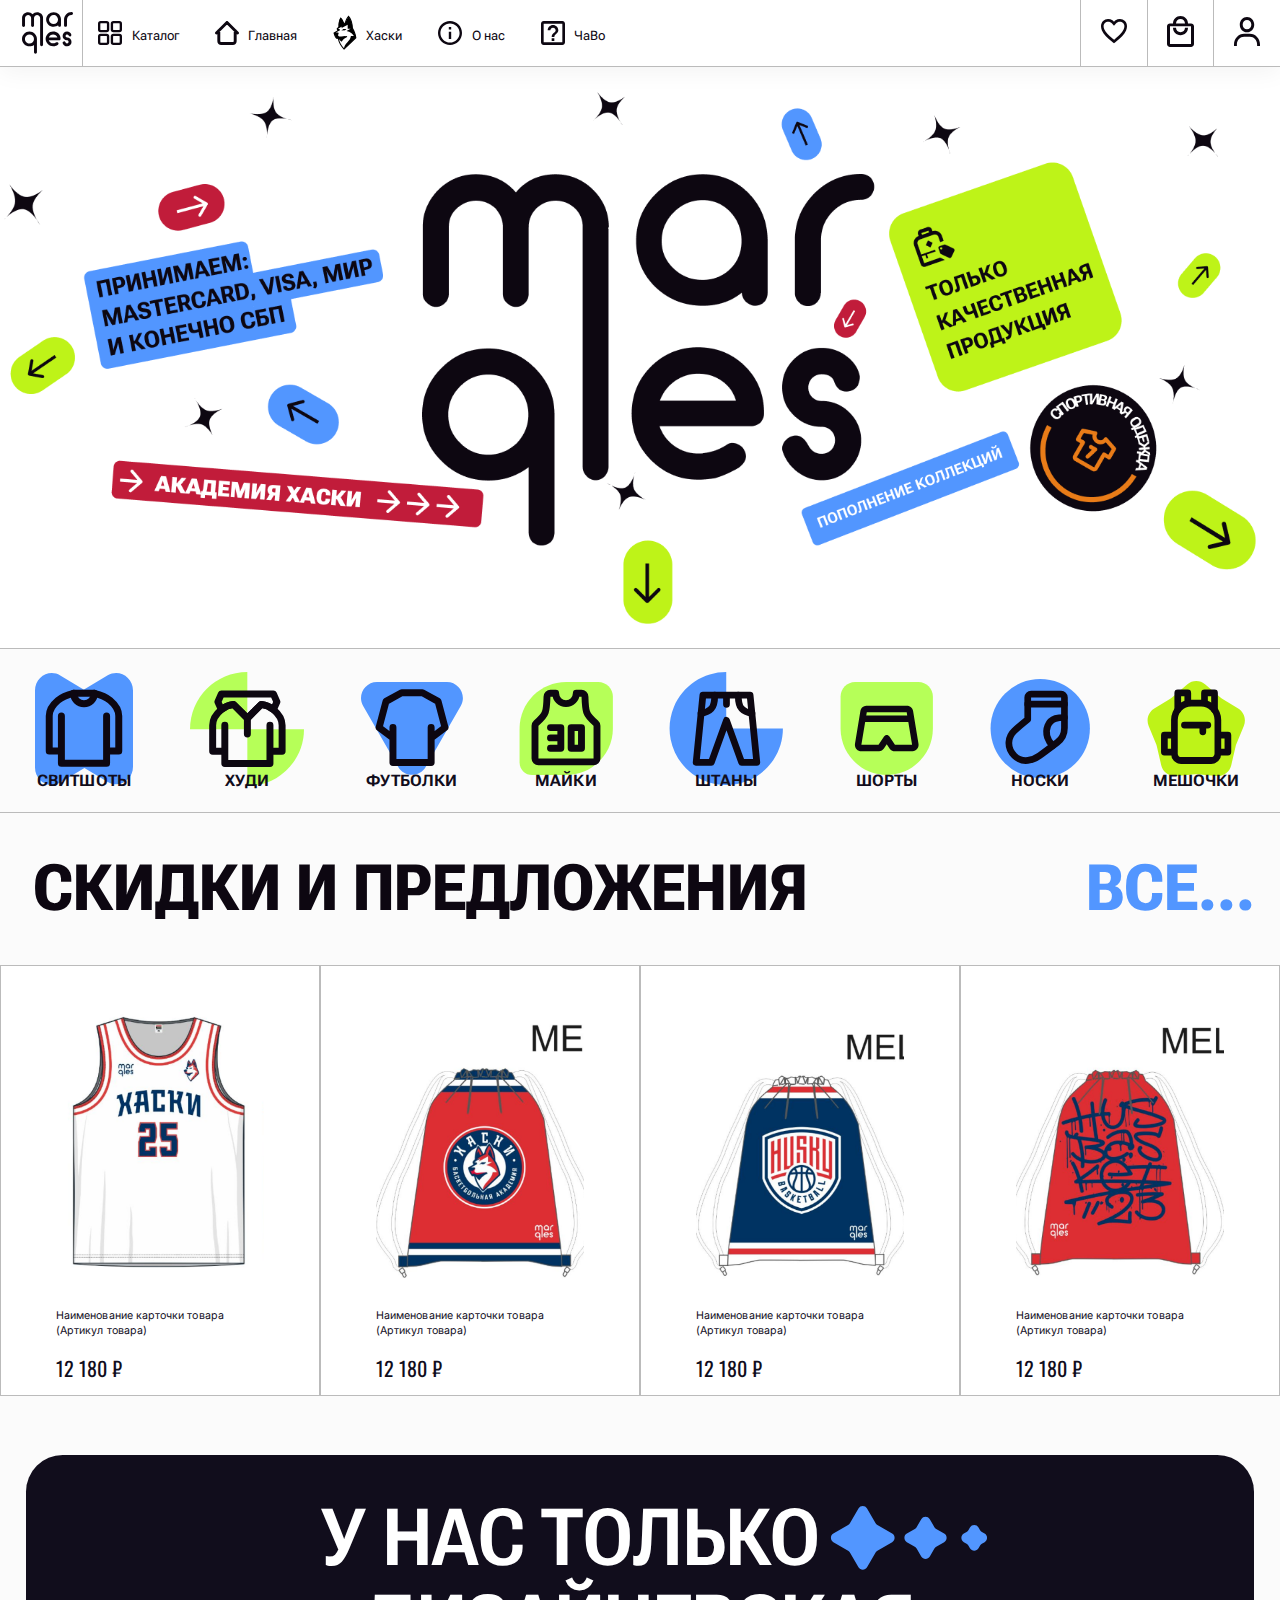
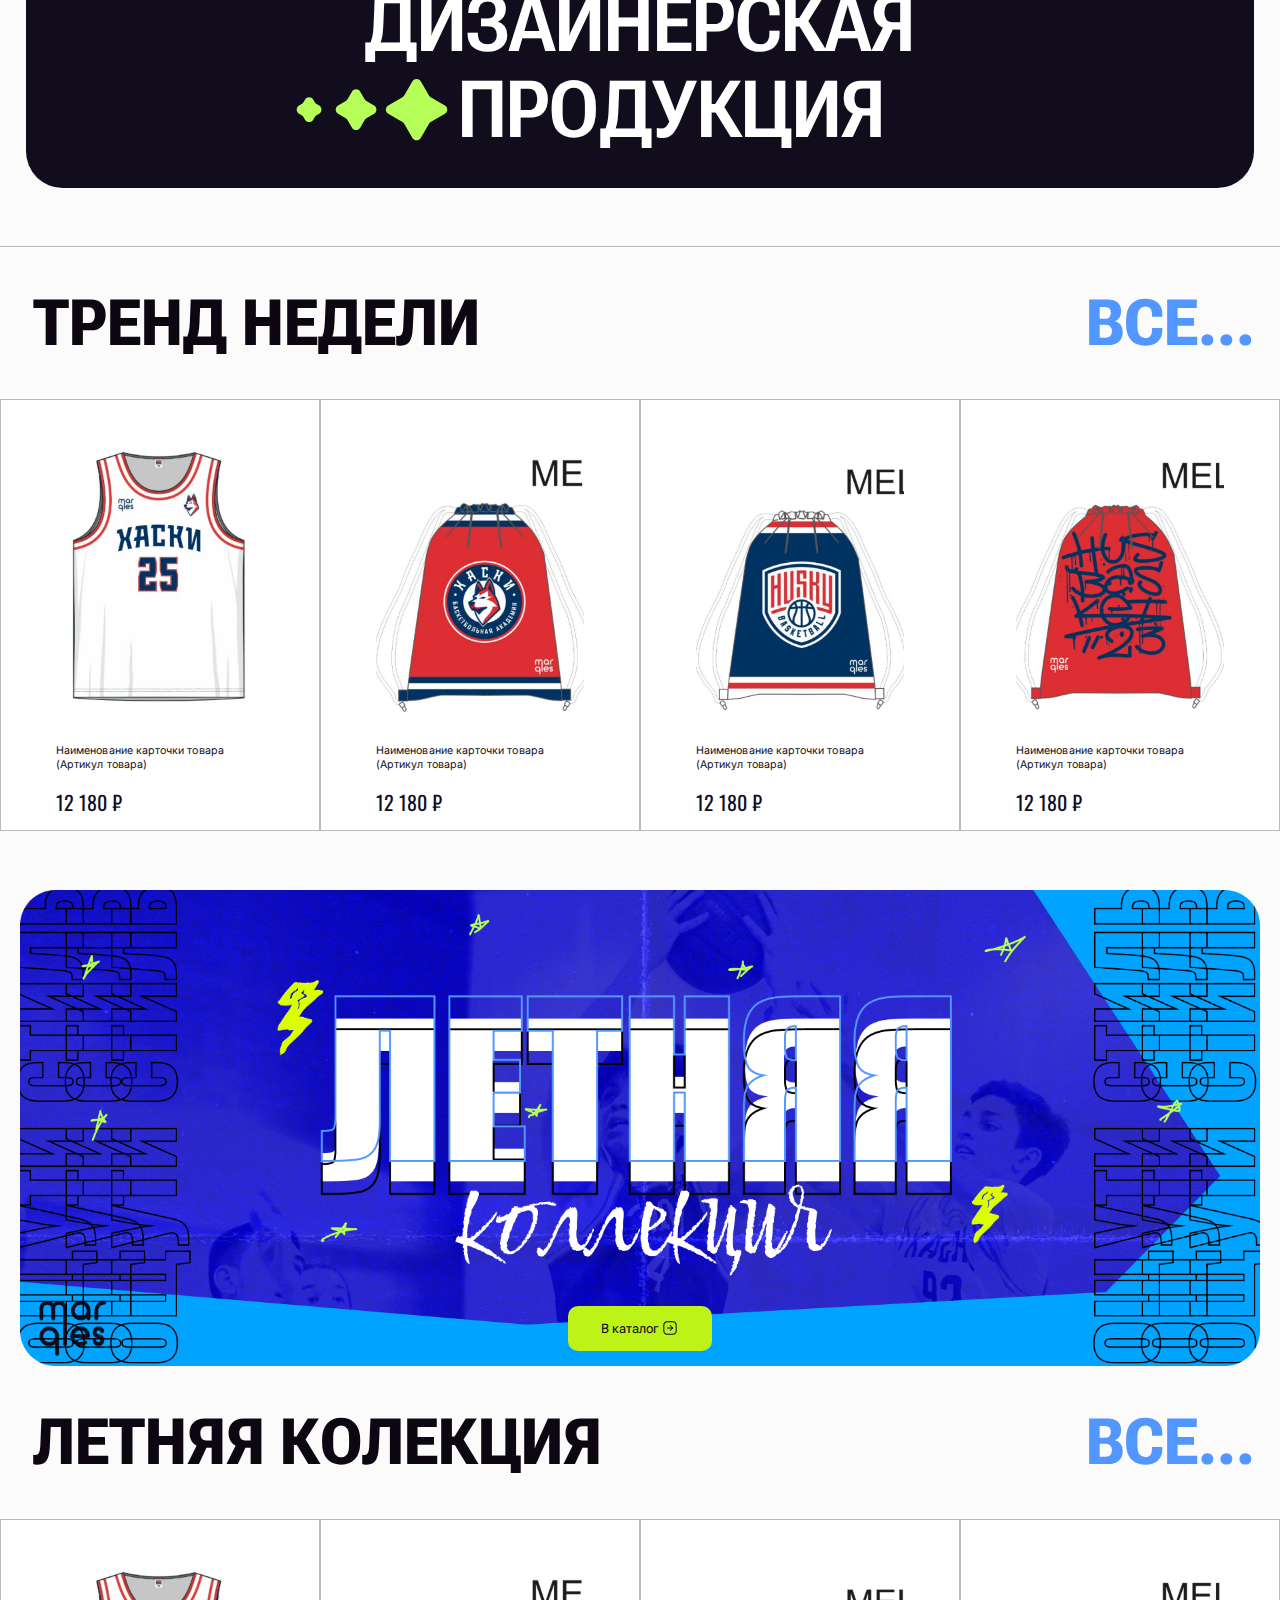
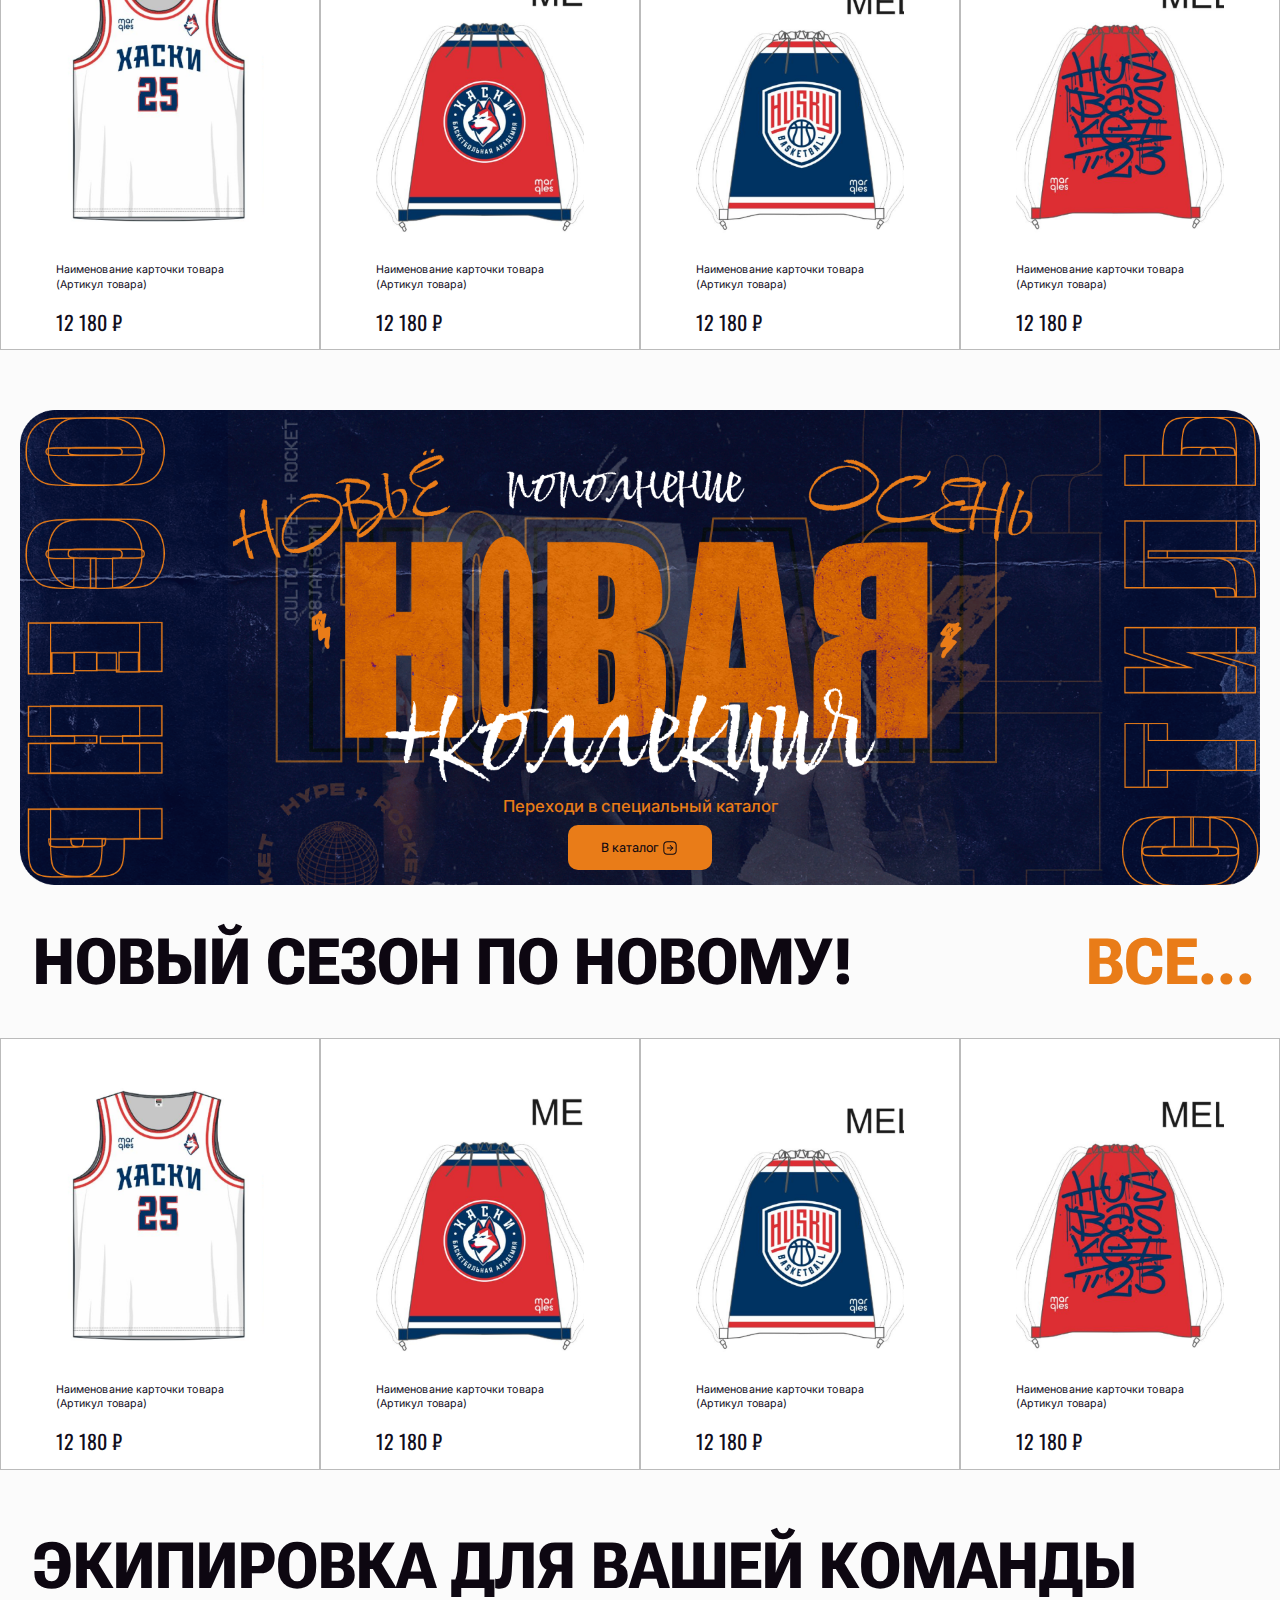
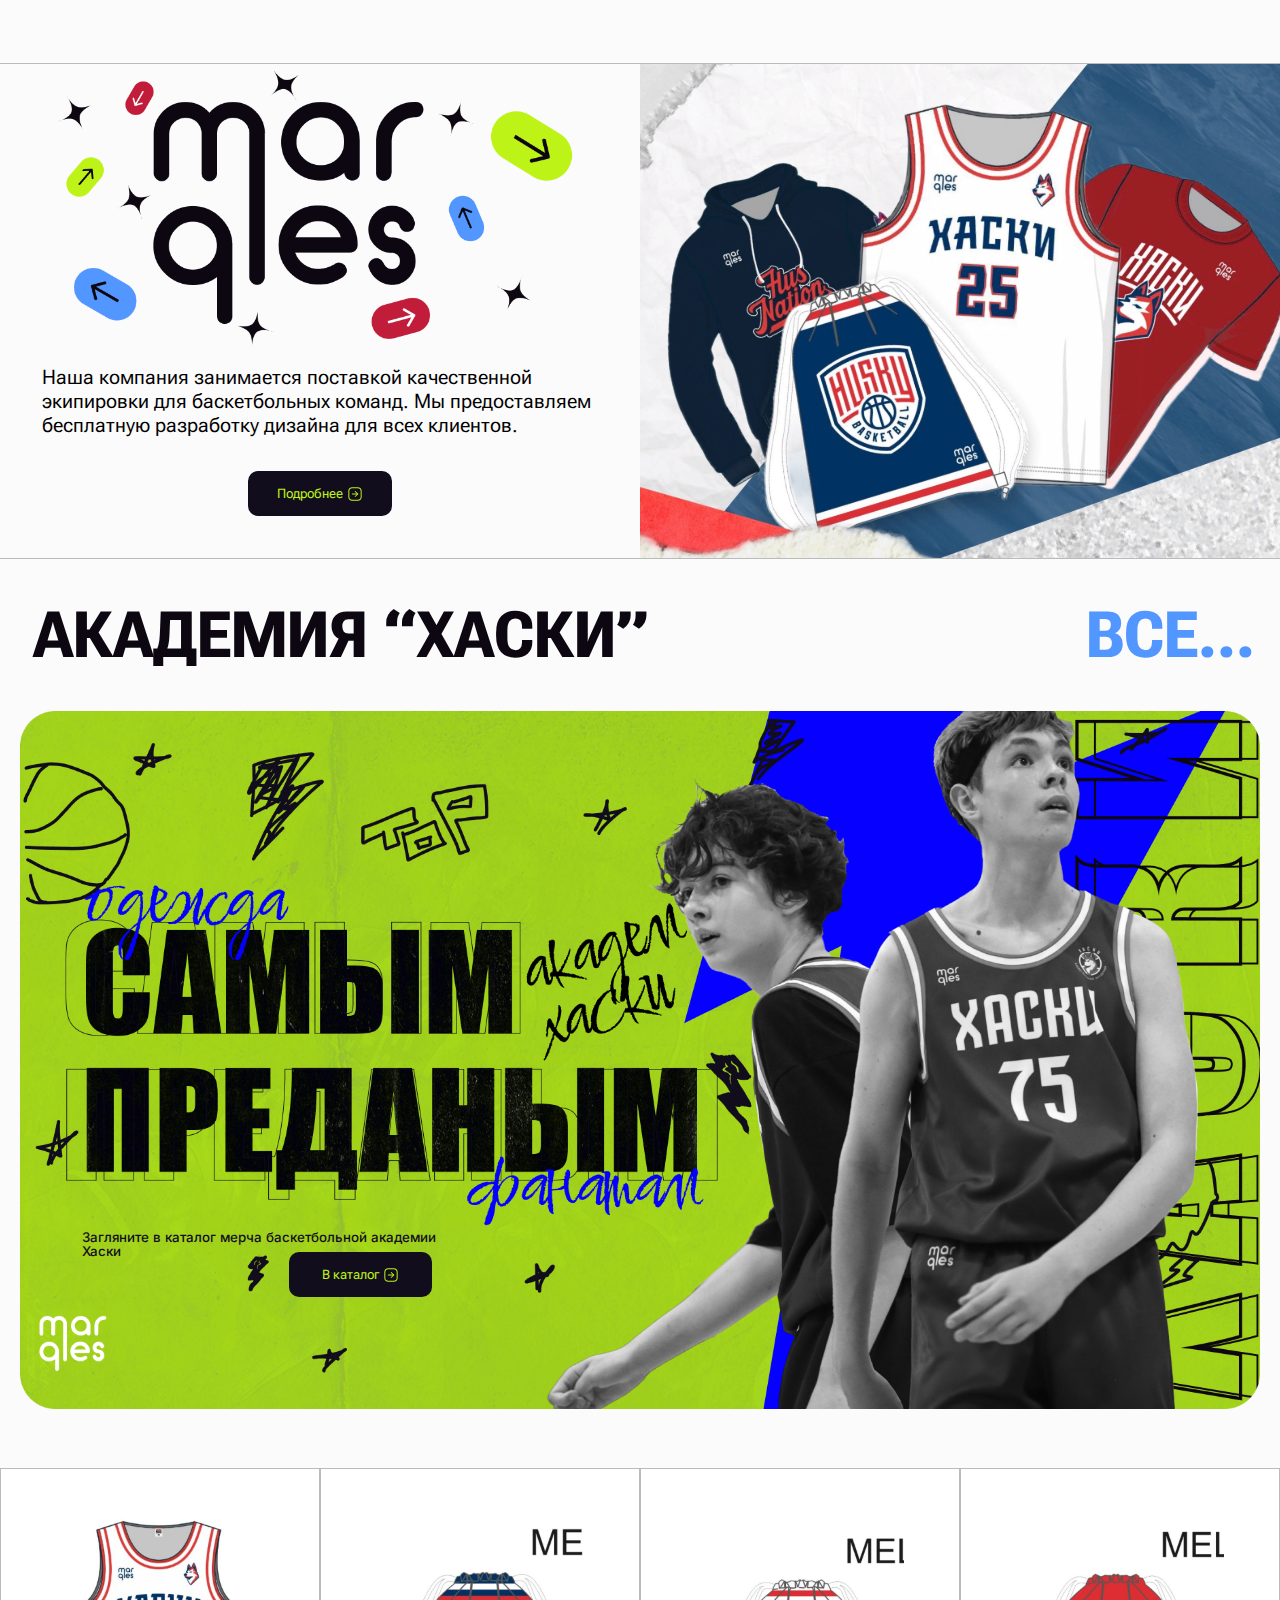
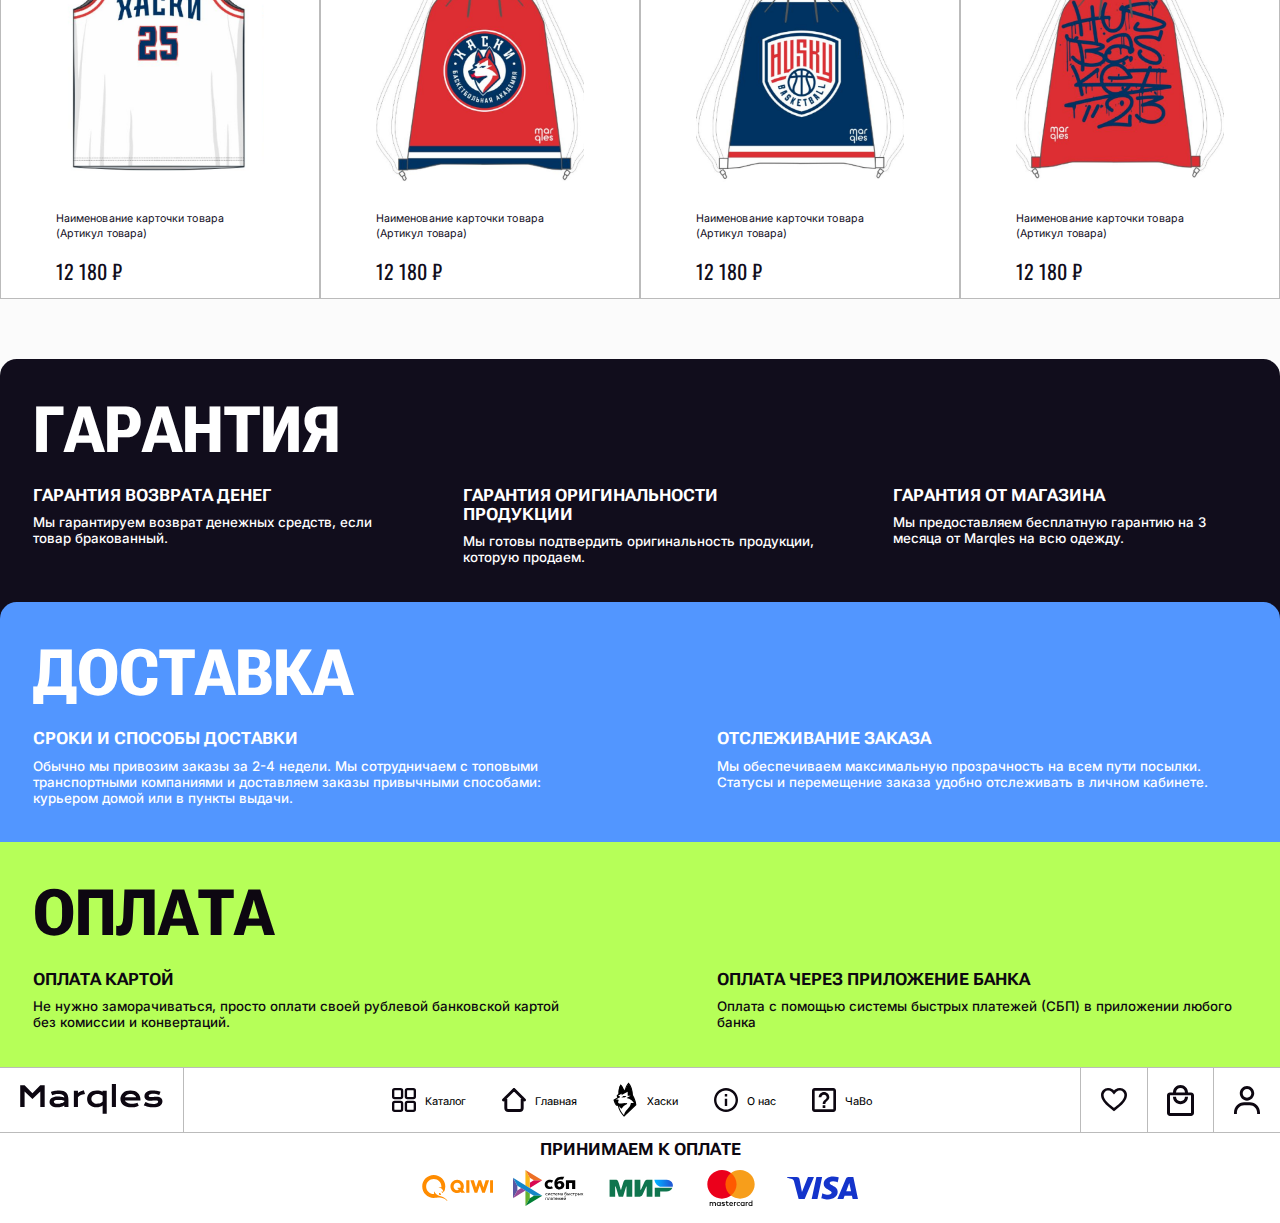
<file: index.html>
<!DOCTYPE html>
<html lang="ru">

<head>
    <meta charset="UTF-8">
    <meta name="viewport" content="width=device-width, initial-scale=1.0">
    <title>Marqles</title>
    <link rel="stylesheet" href="css/style.css">
    <script src="https://ajax.googleapis.com/ajax/libs/jquery/3.6.4/jquery.min.js"></script>
</head>

<body>
    <div class="wrapper">
        <header class="header">
            <div class="header__container">
                <div class="header__nav-menu">
                    <div class="header__logo_wrapper">
                        <a class="header__logo" href="#">
                            <img class="logo__desctop" src="img/logo.svg" alt="logo">
                            <img class="logo__mobile" src="img/logo_mobile.svg" alt="logo">
                        </a>
                    </div>
                    <ul class="menu__list">
                        <li class="menu__item"><a href="catalog.html" class="menu__link"><img src="img/catalog.svg" alt="Каталог"
                                    class="menu__img"><span>Каталог</span></a></li>
                        <li class="menu__item"><a href="index.html" class="menu__link"><img src="img/home.svg" alt="Главная"
                                    class="menu__img"><span>Главная</span></a></li>
                        <li class="menu__item"><a href="husky.html" class="menu__link"><img src="img/husky_ico.svg" alt="Хаски"
                            class="menu__img"><span>Хаски</span></a></li>
                        <li class="menu__item"><a href="about.html" class="menu__link"><img src="img/about.svg" alt="О нас"
                                    class="menu__img"><span>О нас</span></a></li>
                        <li class="menu__item"><a href="question.html" class="menu__link"><img src="img/question.svg" alt="ЧаВо"
                                    class="menu__img"><span>ЧаВо</span></a></li>
                        <li class="menu__item_right"><a href="favourites.html" class="menu__link_right"><img src="img/like.svg"
                                    alt="like" class="menu__img"></a></li>
                        <li class="menu__item_right"><a href="order.html" class="menu__link_right"><img src="img/cart.svg"
                                    alt="cart" class="menu__img"></a></li>
                        <li class="menu__item_right"><a href="#" class="menu__link_right"><img src="img/user.svg"
                                    alt="user" class="menu__img"></a></li>
                    </ul>
                </div>
            </div>
        </header>
        <div class="main">
            <div class="first-screen">
                <div class="first-screen__container">
                    <img class="first-screen__background" src="img/first_background.png" alt="">
                    <img class="first-screen__background_mobile" src="img/first.svg" alt="">
                </div>
            </div>
            <div class="product-categories">
                <div class="product__header">
                    <div class="product__first-title">КАТАЛОГ</div>
                    <button class="product__show-more product__show-more__mobile">
                        <img src="img/mobile_catalog_arrow.svg" alt="">
                    </button>
                </div>
                <div class="product-categories__container">
                    <ul class="product-categories__list">
                        <li class="product-categories__item">
                            <div class="product-categories__img-wrapper">
                                <img src="img/category1.svg" alt="">
                            </div>
                            <div class="product-categories__text">
                                свитшоты
                            </div>
                        </li>
                        <li class="product-categories__item">
                            <div class="product-categories__img-wrapper">
                                <img src="img/category2.svg" alt="">
                            </div>
                            <div class="product-categories__text">
                                ХУДИ
                            </div>
                        </li>
                        <li class="product-categories__item">
                            <div class="product-categories__img-wrapper">
                                <img src="img/category3.svg" alt="">
                            </div>
                            <div class="product-categories__text">
                                ФУТБОЛКИ
                            </div>
                        </li>
                        <li class="product-categories__item">
                            <div class="product-categories__img-wrapper">
                                <img src="img/category4.svg" alt="">
                            </div>
                            <div class="product-categories__text">
                                МАЙКИ
                            </div>
                        </li>
                        <li class="product-categories__item">
                            <div class="product-categories__img-wrapper">
                                <img src="img/category5.svg" alt="">
                            </div>
                            <div class="product-categories__text">
                                ШТАНЫ
                            </div>
                        </li>
                        <li class="product-categories__item">
                            <div class="product-categories__img-wrapper">
                                <img src="img/category6.svg" alt="">
                            </div>
                            <div class="product-categories__text">
                                ШОРТЫ
                            </div>
                        </li>
                        <li class="product-categories__item">
                            <div class="product-categories__img-wrapper">
                                <img src="img/category7.svg" alt="">
                            </div>
                            <div class="product-categories__text">
                                НОСКИ
                            </div>
                        </li>
                        <li class="product-categories__item">
                            <div class="product-categories__img-wrapper">
                                <img src="img/category8.svg" alt="">
                            </div>
                            <div class="product-categories__text">
                                МЕШОЧКИ
                            </div>
                        </li>
                    </ul>
                </div>
            </div>
            <div class="discounts ">
                <div class="discounts__container product-block">
                    <div class="product__header">
                        <div class="product__first-title">СКИДКИ И ПРЕДЛОЖЕНИЯ</div>
                        <button class="product__show-more">ВСЕ...</button>
                        <button class="product__show-more product__show-more__mobile">
                            <img src="img/mobile_arrow.svg" alt="">
                        </button>
                    </div>
                    <div class="discounts__main">
                        <div class="product__list">
                            <a class="product__item" href="productcard.html">
                                <div>
                                    <div class="product__item__wrap">
                                        <div class="product__image">
                                            <img src="img/product1.png" alt="Продукт">
                                        </div>
                                        <div class="product__title">
                                            Наименование карточки товара
                                        </div>
                                        <div class="product__article">
                                            (Артикул товара)
                                        </div>
                                        <div class="product__price">
                                            12 180 ₽
                                        </div>
                                    </div>
                                </div>
                            </a>                            
                            <a class="product__item" href="productcard.html">
                                <div>
                                    <div class="product__item__wrap">
                                        <div class="product__image">
                                            <img src="img/product2.png" alt="Продукт">
                                        </div>
                                        <div class="product__title">
                                            Наименование карточки товара
                                        </div>
                                        <div class="product__article">
                                            (Артикул товара)
                                        </div>
                                        <div class="product__price">
                                            12 180 ₽
                                        </div>
                                    </div>
                                </div>
                            </a>                            
                            <a class="product__item" href="productcard.html">
                                <div>
                                    <div class="product__item__wrap">
                                        <div class="product__image">
                                            <img src="img/product3.png" alt="Продукт">
                                        </div>
                                        <div class="product__title">
                                            Наименование карточки товара
                                        </div>
                                        <div class="product__article">
                                            (Артикул товара)
                                        </div>
                                        <div class="product__price">
                                            12 180 ₽
                                        </div>
                                    </div>
                                </div>
                            </a>                            
                            <a class="product__item" href="productcard.html">
                                <div>
                                    <div class="product__item__wrap">
                                        <div class="product__image">
                                            <img src="img/product4.png" alt="Продукт">
                                        </div>
                                        <div class="product__title">
                                            Наименование карточки товара
                                        </div>
                                        <div class="product__article">
                                            (Артикул товара)
                                        </div>
                                        <div class="product__price">
                                            12 180 ₽
                                        </div>
                                    </div>
                                </div>
                            </a>                            
                        </div>
                        <div class="product__list" style="display: none; margin-left: -100%;">
                            <a class="product__item" href="productcard.html">
                                <div>
                                    <div class="product__item__wrap">
                                        <div class="product__image">
                                            <img src="img/product1.png" alt="Продукт">
                                        </div>
                                        <div class="product__title">
                                            Наименование карточки товара
                                        </div>
                                        <div class="product__article">
                                            (Артикул товара)
                                        </div>
                                        <div class="product__price">
                                            12 180 ₽
                                        </div>
                                    </div>
                                </div>
                            </a>                           
                            <a class="product__item" href="productcard.html">
                                <div>
                                    <div class="product__item__wrap">
                                        <div class="product__image">
                                            <img src="img/product2.png" alt="Продукт">
                                        </div>
                                        <div class="product__title">
                                            Наименование карточки товара
                                        </div>
                                        <div class="product__article">
                                            (Артикул товара)
                                        </div>
                                        <div class="product__price">
                                            12 180 ₽
                                        </div>
                                    </div>
                                </div>
                            </a>                          
                            <a class="product__item" href="productcard.html">
                                <div>
                                    <div class="product__item__wrap">
                                        <div class="product__image">
                                            <img src="img/product3.png" alt="Продукт">
                                        </div>
                                        <div class="product__title">
                                            Наименование карточки товара
                                        </div>
                                        <div class="product__article">
                                            (Артикул товара)
                                        </div>
                                        <div class="product__price">
                                            12 180 ₽
                                        </div>
                                    </div>
                                </div>
                            </a>                           
                            <a class="product__item" href="productcard.html">
                                <div>
                                    <div class="product__item__wrap">
                                        <div class="product__image">
                                            <img src="img/product4.png" alt="Продукт">
                                        </div>
                                        <div class="product__title">
                                            Наименование карточки товара
                                        </div>
                                        <div class="product__article">
                                            (Артикул товара)
                                        </div>
                                        <div class="product__price">
                                            12 180 ₽
                                        </div>
                                    </div>
                                </div>
                            </a>                            
                        </div>
                        <div class="product__list" style="display: none; margin-right: -100%;">
                            <a class="product__item" href="productcard.html">
                                <div>
                                    <div class="product__item__wrap">
                                        <div class="product__image">
                                            <img src="img/product1.png" alt="Продукт">
                                        </div>
                                        <div class="product__title">
                                            Наименование карточки товара
                                        </div>
                                        <div class="product__article">
                                            (Артикул товара)
                                        </div>
                                        <div class="product__price">
                                            12 180 ₽
                                        </div>
                                    </div>
                                </div>
                            </a>                            
                            <a class="product__item" href="productcard.html">
                                <div>
                                    <div class="product__item__wrap">
                                        <div class="product__image">
                                            <img src="img/product2.png" alt="Продукт">
                                        </div>
                                        <div class="product__title">
                                            Наименование карточки товара
                                        </div>
                                        <div class="product__article">
                                            (Артикул товара)
                                        </div>
                                        <div class="product__price">
                                            12 180 ₽
                                        </div>
                                    </div>
                                </div>
                            </a>                            
                            <a class="product__item" href="productcard.html">
                                <div>
                                    <div class="product__item__wrap">
                                        <div class="product__image">
                                            <img src="img/product3.png" alt="Продукт">
                                        </div>
                                        <div class="product__title">
                                            Наименование карточки товара
                                        </div>
                                        <div class="product__article">
                                            (Артикул товара)
                                        </div>
                                        <div class="product__price">
                                            12 180 ₽
                                        </div>
                                    </div>
                                </div>
                            </a>                            
                            <a class="product__item" href="productcard.html">
                                <div>
                                    <div class="product__item__wrap">
                                        <div class="product__image">
                                            <img src="img/product4.png" alt="Продукт">
                                        </div>
                                        <div class="product__title">
                                            Наименование карточки товара
                                        </div>
                                        <div class="product__article">
                                            (Артикул товара)
                                        </div>
                                        <div class="product__price">
                                            12 180 ₽
                                        </div>
                                    </div>
                                </div>
                            </a>                            
                        </div>
                    </div>
                </div>
            </div>
            <div class="products-tagline ">
                <div class="products-tagline__container">
                    <div class="products-tagline__main">
                        <div class="products-tagline__line-1">
                            У НАС ТОЛЬКО <svg width="250" height="111" viewBox="0 0 250 111" fill="none"
                                xmlns="http://www.w3.org/2000/svg">
                                <path
                                    d="M48.7062 11.2009C51.5725 6.2719 58.692 6.27189 61.5582 11.2008L74.4153 33.3104C75.0633 34.4248 75.9901 35.3515 77.1045 35.9995L99.214 48.8566C104.143 51.7228 104.143 58.8424 99.214 61.7086L77.1045 74.5657C75.9901 75.2137 75.0633 76.1404 74.4153 77.2549L61.5582 99.3644C58.692 104.293 51.5725 104.293 48.7062 99.3644L35.8491 77.2549C35.2011 76.1404 34.2744 75.2137 33.16 74.5657L11.0505 61.7086C6.12151 58.8424 6.1215 51.7229 11.0505 48.8566L33.16 35.9995C34.2744 35.3515 35.2011 34.4248 35.8491 33.3104L48.7062 11.2009Z"
                                    fill="#5296FF" />
                                <path
                                    d="M142.865 27.3068C145.731 22.3779 152.851 22.3779 155.717 27.3068L162.652 39.2324C163.3 40.3468 164.227 41.2735 165.341 41.9216L177.267 48.8565C182.195 51.7228 182.195 58.8423 177.267 61.7085L165.341 68.6435C164.227 69.2915 163.3 70.2182 162.652 71.3327L155.717 83.2582C152.851 88.1872 145.731 88.1872 142.865 83.2582L135.93 71.3327C135.282 70.2182 134.355 69.2915 133.241 68.6435L121.315 61.7085C116.386 58.8423 116.386 51.7228 121.315 48.8565L133.241 41.9216C134.355 41.2735 135.282 40.3468 135.93 39.2324L142.865 27.3068Z"
                                    fill="#5296FF" />
                                <path
                                    d="M215.961 39.696C218.827 34.767 225.947 34.767 228.813 39.696L231.192 43.7878C231.84 44.9022 232.767 45.8289 233.882 46.4769L237.973 48.8564C242.902 51.7227 242.902 58.8422 237.973 61.7084L233.882 64.0879C232.767 64.7359 231.84 65.6627 231.192 66.7771L228.813 70.8689C225.947 75.7978 218.827 75.7978 215.961 70.8689L213.581 66.7771C212.933 65.6627 212.007 64.7359 210.892 64.0879L206.8 61.7084C201.871 58.8422 201.872 51.7227 206.8 48.8564L210.892 46.4769C212.007 45.8289 212.933 44.9022 213.581 43.7878L215.961 39.696Z"
                                    fill="#5296FF" />
                            </svg>
                        </div>
                        <div class="products-tagline__line-2">
                            дизайнерская
                        </div>
                        <div class="products-tagline__line-3">
                            <svg width="250" height="111" viewBox="0 0 250 111" fill="none"
                                xmlns="http://www.w3.org/2000/svg">
                                <path
                                    d="M200.319 99.5833C197.453 104.512 190.333 104.512 187.467 99.5833L174.61 77.4738C173.962 76.3594 173.035 75.4327 171.921 74.7846L149.811 61.9276C144.882 59.0613 144.882 51.9418 149.811 49.0756L171.921 36.2185C173.035 35.5705 173.962 34.6437 174.61 33.5293L187.467 11.4198C190.333 6.49087 197.453 6.49086 200.319 11.4198L213.176 33.5293C213.824 34.6437 214.751 35.5705 215.865 36.2185L237.975 49.0755C242.904 51.9418 242.904 59.0613 237.975 61.9276L215.865 74.7846C214.751 75.4327 213.824 76.3594 213.176 77.4738L200.319 99.5833Z"
                                    fill="#B6FF58" />
                                <path
                                    d="M106.161 83.4769C103.294 88.4058 96.1748 88.4058 93.3085 83.4769L86.3736 71.5513C85.7256 70.4369 84.7988 69.5102 83.6844 68.8621L71.7589 61.9272C66.8299 59.0609 66.8299 51.9414 71.7589 49.0751L83.6844 42.1402C84.7988 41.4922 85.7256 40.5655 86.3736 39.451L93.3085 27.5255C96.1748 22.5965 103.294 22.5965 106.161 27.5255L113.096 39.451C113.744 40.5654 114.67 41.4922 115.785 42.1402L127.71 49.0751C132.639 51.9414 132.639 59.0609 127.71 61.9272L115.785 68.8621C114.67 69.5102 113.744 70.4369 113.096 71.5513L106.161 83.4769Z"
                                    fill="#B6FF58" />
                                <path
                                    d="M33.063 71.0872C30.1968 76.0162 23.0773 76.0162 20.211 71.0872L17.8315 66.9954C17.1835 65.881 16.2568 64.9543 15.1424 64.3063L11.0506 61.9268C6.1216 59.0605 6.1216 51.941 11.0506 49.0748L15.1424 46.6953C16.2568 46.0473 17.1835 45.1205 17.8315 44.0061L20.211 39.9143C23.0773 34.9854 30.1968 34.9854 33.063 39.9143L35.4425 44.0061C36.0905 45.1205 37.0173 46.0473 38.1317 46.6953L42.2235 49.0748C47.1524 51.941 47.1524 59.0605 42.2235 61.9268L38.1317 64.3063C37.0173 64.9543 36.0905 65.881 35.4425 66.9954L33.063 71.0872Z"
                                    fill="#B6FF58" />
                            </svg>
                            ПРОДУКЦИЯ
                        </div>
                    </div>
                </div>
            </div>
            <div class="trends ">
                <div class="trends__container product-block">
                    <div class="product__header">
                        <div class="product__first-title">ТРЕНД НЕДЕЛИ</div>
                        <button class="product__show-more">ВСЕ...</button>
                        <button class="product__show-more product__show-more__mobile">
                            <img src="img/mobile_arrow.svg" alt="">
                        </button>
                    </div>
                    <div class="trends__main">
                        <div class="product__list">
                            <a class="product__item" href="productcard.html">
                                <div>
                                    <div class="product__item__wrap">
                                        <div class="product__image">
                                            <img src="img/product1.png" alt="Продукт">
                                        </div>
                                        <div class="product__title">
                                            Наименование карточки товара
                                        </div>
                                        <div class="product__article">
                                            (Артикул товара)
                                        </div>
                                        <div class="product__price">
                                            12 180 ₽
                                        </div>
                                    </div>
                                </div>
                            </a>                            
                            <a class="product__item" href="productcard.html">
                                <div>
                                    <div class="product__item__wrap">
                                        <div class="product__image">
                                            <img src="img/product2.png" alt="Продукт">
                                        </div>
                                        <div class="product__title">
                                            Наименование карточки товара
                                        </div>
                                        <div class="product__article">
                                            (Артикул товара)
                                        </div>
                                        <div class="product__price">
                                            12 180 ₽
                                        </div>
                                    </div>
                                </div>
                            </a>                            
                            <a class="product__item" href="productcard.html">
                                <div>
                                    <div class="product__item__wrap">
                                        <div class="product__image">
                                            <img src="img/product3.png" alt="Продукт">
                                        </div>
                                        <div class="product__title">
                                            Наименование карточки товара
                                        </div>
                                        <div class="product__article">
                                            (Артикул товара)
                                        </div>
                                        <div class="product__price">
                                            12 180 ₽
                                        </div>
                                    </div>
                                </div>
                            </a>                            
                            <a class="product__item" href="productcard.html">
                                <div>
                                    <div class="product__item__wrap">
                                        <div class="product__image">
                                            <img src="img/product4.png" alt="Продукт">
                                        </div>
                                        <div class="product__title">
                                            Наименование карточки товара
                                        </div>
                                        <div class="product__article">
                                            (Артикул товара)
                                        </div>
                                        <div class="product__price">
                                            12 180 ₽
                                        </div>
                                    </div>
                                </div>
                            </a>              
                        </div>
                        <div class="product__list" style="display: none; margin-left: -100%;">
                            <a class="product__item" href="productcard.html">
                                <div>
                                    <div class="product__item__wrap">
                                        <div class="product__image">
                                            <img src="img/product1.png" alt="Продукт">
                                        </div>
                                        <div class="product__title">
                                            Наименование карточки товара
                                        </div>
                                        <div class="product__article">
                                            (Артикул товара)
                                        </div>
                                        <div class="product__price">
                                            12 180 ₽
                                        </div>
                                    </div>
                                </div>
                            </a>                            
                            <a class="product__item" href="productcard.html">
                                <div>
                                    <div class="product__item__wrap">
                                        <div class="product__image">
                                            <img src="img/product2.png" alt="Продукт">
                                        </div>
                                        <div class="product__title">
                                            Наименование карточки товара
                                        </div>
                                        <div class="product__article">
                                            (Артикул товара)
                                        </div>
                                        <div class="product__price">
                                            12 180 ₽
                                        </div>
                                    </div>
                                </div>
                            </a>                            
                            <a class="product__item" href="productcard.html">
                                <div>
                                    <div class="product__item__wrap">
                                        <div class="product__image">
                                            <img src="img/product3.png" alt="Продукт">
                                        </div>
                                        <div class="product__title">
                                            Наименование карточки товара
                                        </div>
                                        <div class="product__article">
                                            (Артикул товара)
                                        </div>
                                        <div class="product__price">
                                            12 180 ₽
                                        </div>
                                    </div>
                                </div>
                            </a>                            
                            <a class="product__item" href="productcard.html">
                                <div>
                                    <div class="product__item__wrap">
                                        <div class="product__image">
                                            <img src="img/product4.png" alt="Продукт">
                                        </div>
                                        <div class="product__title">
                                            Наименование карточки товара
                                        </div>
                                        <div class="product__article">
                                            (Артикул товара)
                                        </div>
                                        <div class="product__price">
                                            12 180 ₽
                                        </div>
                                    </div>
                                </div>
                            </a>              
                        </div>
                        <div class="product__list" style="display: none; margin-right: -100%;">
                            <a class="product__item" href="productcard.html">
                                <div>
                                    <div class="product__item__wrap">
                                        <div class="product__image">
                                            <img src="img/product1.png" alt="Продукт">
                                        </div>
                                        <div class="product__title">
                                            Наименование карточки товара
                                        </div>
                                        <div class="product__article">
                                            (Артикул товара)
                                        </div>
                                        <div class="product__price">
                                            12 180 ₽
                                        </div>
                                    </div>
                                </div>
                            </a>                            
                            <a class="product__item" href="productcard.html">
                                <div>
                                    <div class="product__item__wrap">
                                        <div class="product__image">
                                            <img src="img/product2.png" alt="Продукт">
                                        </div>
                                        <div class="product__title">
                                            Наименование карточки товара
                                        </div>
                                        <div class="product__article">
                                            (Артикул товара)
                                        </div>
                                        <div class="product__price">
                                            12 180 ₽
                                        </div>
                                    </div>
                                </div>
                            </a>                            
                            <a class="product__item" href="productcard.html">
                                <div>
                                    <div class="product__item__wrap">
                                        <div class="product__image">
                                            <img src="img/product3.png" alt="Продукт">
                                        </div>
                                        <div class="product__title">
                                            Наименование карточки товара
                                        </div>
                                        <div class="product__article">
                                            (Артикул товара)
                                        </div>
                                        <div class="product__price">
                                            12 180 ₽
                                        </div>
                                    </div>
                                </div>
                            </a>                            
                            <a class="product__item" href="productcard.html">
                                <div>
                                    <div class="product__item__wrap">
                                        <div class="product__image">
                                            <img src="img/product4.png" alt="Продукт">
                                        </div>
                                        <div class="product__title">
                                            Наименование карточки товара
                                        </div>
                                        <div class="product__article">
                                            (Артикул товара)
                                        </div>
                                        <div class="product__price">
                                            12 180 ₽
                                        </div>
                                    </div>
                                </div>
                            </a>              
                        </div>
                    </div>
                </div>
            </div>
            <div class="seasonal-banner ">
                <div class="seasonal-banner__container">
                    <div class="banner__content">
                        <img src="img/summer_collection.png" alt="" class="banner__background">
                        <div class="banner__wrapper">
                            <div class="banner__text" style="visibility: hidden;">
                                Переходи в специальный каталог
                            </div>
                            <a href="#" class="banner__link">
                                В каталог
                                <svg width="24" height="24" viewBox="0 0 24 24" fill="none"
                                    xmlns="http://www.w3.org/2000/svg">
                                    <path fill-rule="evenodd" clip-rule="evenodd"
                                        d="M7.916 3.5C5.233 3.5 3.5 5.135 3.5 7.665V16.334C3.5 18.864 5.233 20.5 7.916 20.5H16.084C18.767 20.5 20.5 18.864 20.5 16.334V7.665C20.5 5.135 18.767 3.5 16.084 3.5H7.916ZM16.084 22H7.916C4.378 22 2 19.723 2 16.334V7.665C2 4.276 4.378 2 7.916 2H16.084C19.622 2 22 4.276 22 7.665V16.334C22 19.723 19.622 22 16.084 22Z"
                                        fill="#0D0711" />
                                    <path fill-rule="evenodd" clip-rule="evenodd"
                                        d="M16.0861 12.75H7.91406C7.50006 12.75 7.16406 12.414 7.16406 12C7.16406 11.586 7.50006 11.25 7.91406 11.25H16.0861C16.5001 11.25 16.8361 11.586 16.8361 12C16.8361 12.414 16.5001 12.75 16.0861 12.75Z"
                                        fill="#0D0711" />
                                    <path fill-rule="evenodd" clip-rule="evenodd"
                                        d="M12.3221 16.4982C12.1301 16.4982 11.9371 16.4252 11.7911 16.2772C11.4991 15.9832 11.5001 15.5092 11.7931 15.2172L15.0231 12.0002L11.7931 8.78319C11.5001 8.49119 11.4991 8.01719 11.7911 7.72319C12.0831 7.42919 12.5571 7.42919 12.8511 7.72119L16.6151 11.4692C16.7571 11.6092 16.8361 11.8012 16.8361 12.0002C16.8361 12.1992 16.7571 12.3912 16.6151 12.5312L12.8511 16.2792C12.7051 16.4252 12.5131 16.4982 12.3221 16.4982Z"
                                        fill="#0D0711" />
                                </svg>
                            </a>
                        </div>
                    </div>
                </div>
            </div>
            <div class="seasonal-collection ">
                <div class="seasonal-collection__container product-block">
                    <div class="product__header">
                        <div class="product__first-title">ЛЕТНЯЯ КОЛЕКЦИЯ</div>
                        <button class="product__show-more">ВСЕ...</button>
                        <button class="product__show-more product__show-more__mobile">
                            <img src="img/mobile_arrow.svg" alt="">
                        </button>
                    </div>
                    <div class="seasonal-collection__main">
                        <div class="product__list">
                            <a class="product__item" href="productcard.html">
                                <div>
                                    <div class="product__item__wrap">
                                        <div class="product__image">
                                            <img src="img/product1.png" alt="Продукт">
                                        </div>
                                        <div class="product__title">
                                            Наименование карточки товара
                                        </div>
                                        <div class="product__article">
                                            (Артикул товара)
                                        </div>
                                        <div class="product__price">
                                            12 180 ₽
                                        </div>
                                    </div>
                                </div>
                            </a>                            
                            <a class="product__item" href="productcard.html">
                                <div>
                                    <div class="product__item__wrap">
                                        <div class="product__image">
                                            <img src="img/product2.png" alt="Продукт">
                                        </div>
                                        <div class="product__title">
                                            Наименование карточки товара
                                        </div>
                                        <div class="product__article">
                                            (Артикул товара)
                                        </div>
                                        <div class="product__price">
                                            12 180 ₽
                                        </div>
                                    </div>
                                </div>
                            </a>                            
                            <a class="product__item" href="productcard.html">
                                <div>
                                    <div class="product__item__wrap">
                                        <div class="product__image">
                                            <img src="img/product3.png" alt="Продукт">
                                        </div>
                                        <div class="product__title">
                                            Наименование карточки товара
                                        </div>
                                        <div class="product__article">
                                            (Артикул товара)
                                        </div>
                                        <div class="product__price">
                                            12 180 ₽
                                        </div>
                                    </div>
                                </div>
                            </a>                            
                            <a class="product__item" href="productcard.html">
                                <div>
                                    <div class="product__item__wrap">
                                        <div class="product__image">
                                            <img src="img/product4.png" alt="Продукт">
                                        </div>
                                        <div class="product__title">
                                            Наименование карточки товара
                                        </div>
                                        <div class="product__article">
                                            (Артикул товара)
                                        </div>
                                        <div class="product__price">
                                            12 180 ₽
                                        </div>
                                    </div>
                                </div>
                            </a>              
                        </div>
                        <div class="product__list" style="display: none; margin-left: -100%;">
                            <a class="product__item" href="productcard.html">
                                <div>
                                    <div class="product__item__wrap">
                                        <div class="product__image">
                                            <img src="img/product1.png" alt="Продукт">
                                        </div>
                                        <div class="product__title">
                                            Наименование карточки товара
                                        </div>
                                        <div class="product__article">
                                            (Артикул товара)
                                        </div>
                                        <div class="product__price">
                                            12 180 ₽
                                        </div>
                                    </div>
                                </div>
                            </a>                            
                            <a class="product__item" href="productcard.html">
                                <div>
                                    <div class="product__item__wrap">
                                        <div class="product__image">
                                            <img src="img/product2.png" alt="Продукт">
                                        </div>
                                        <div class="product__title">
                                            Наименование карточки товара
                                        </div>
                                        <div class="product__article">
                                            (Артикул товара)
                                        </div>
                                        <div class="product__price">
                                            12 180 ₽
                                        </div>
                                    </div>
                                </div>
                            </a>                            
                            <a class="product__item" href="productcard.html">
                                <div>
                                    <div class="product__item__wrap">
                                        <div class="product__image">
                                            <img src="img/product3.png" alt="Продукт">
                                        </div>
                                        <div class="product__title">
                                            Наименование карточки товара
                                        </div>
                                        <div class="product__article">
                                            (Артикул товара)
                                        </div>
                                        <div class="product__price">
                                            12 180 ₽
                                        </div>
                                    </div>
                                </div>
                            </a>                            
                            <a class="product__item" href="productcard.html">
                                <div>
                                    <div class="product__item__wrap">
                                        <div class="product__image">
                                            <img src="img/product4.png" alt="Продукт">
                                        </div>
                                        <div class="product__title">
                                            Наименование карточки товара
                                        </div>
                                        <div class="product__article">
                                            (Артикул товара)
                                        </div>
                                        <div class="product__price">
                                            12 180 ₽
                                        </div>
                                    </div>
                                </div>
                            </a>              
                        </div>
                        <div class="product__list" style="display: none; margin-right: -100%;">
                            <a class="product__item" href="productcard.html">
                                <div>
                                    <div class="product__item__wrap">
                                        <div class="product__image">
                                            <img src="img/product1.png" alt="Продукт">
                                        </div>
                                        <div class="product__title">
                                            Наименование карточки товара
                                        </div>
                                        <div class="product__article">
                                            (Артикул товара)
                                        </div>
                                        <div class="product__price">
                                            12 180 ₽
                                        </div>
                                    </div>
                                </div>
                            </a>                            
                            <a class="product__item" href="productcard.html">
                                <div>
                                    <div class="product__item__wrap">
                                        <div class="product__image">
                                            <img src="img/product2.png" alt="Продукт">
                                        </div>
                                        <div class="product__title">
                                            Наименование карточки товара
                                        </div>
                                        <div class="product__article">
                                            (Артикул товара)
                                        </div>
                                        <div class="product__price">
                                            12 180 ₽
                                        </div>
                                    </div>
                                </div>
                            </a>                            
                            <a class="product__item" href="productcard.html">
                                <div>
                                    <div class="product__item__wrap">
                                        <div class="product__image">
                                            <img src="img/product3.png" alt="Продукт">
                                        </div>
                                        <div class="product__title">
                                            Наименование карточки товара
                                        </div>
                                        <div class="product__article">
                                            (Артикул товара)
                                        </div>
                                        <div class="product__price">
                                            12 180 ₽
                                        </div>
                                    </div>
                                </div>
                            </a>                            
                            <a class="product__item" href="productcard.html">
                                <div>
                                    <div class="product__item__wrap">
                                        <div class="product__image">
                                            <img src="img/product4.png" alt="Продукт">
                                        </div>
                                        <div class="product__title">
                                            Наименование карточки товара
                                        </div>
                                        <div class="product__article">
                                            (Артикул товара)
                                        </div>
                                        <div class="product__price">
                                            12 180 ₽
                                        </div>
                                    </div>
                                </div>
                            </a>              
                        </div>
                    </div>
                </div>
            </div>
            <div class="new-collection-banner ">
                <div class="new-collection-banner__container">
                    <div class="banner__content">
                        <img src="img/new_collection.png" alt="" class="banner__background">
                        <div class="banner__wrapper">
                            <div class="banner__text banner__text_color">
                                Переходи в специальный каталог
                            </div>
                            <a href="#" class="banner__link banner__link_background_orange">
                                В каталог
                                <svg width="24" height="24" viewBox="0 0 24 24" fill="none"
                                    xmlns="http://www.w3.org/2000/svg">
                                    <path fill-rule="evenodd" clip-rule="evenodd"
                                        d="M7.916 3.5C5.233 3.5 3.5 5.135 3.5 7.665V16.334C3.5 18.864 5.233 20.5 7.916 20.5H16.084C18.767 20.5 20.5 18.864 20.5 16.334V7.665C20.5 5.135 18.767 3.5 16.084 3.5H7.916ZM16.084 22H7.916C4.378 22 2 19.723 2 16.334V7.665C2 4.276 4.378 2 7.916 2H16.084C19.622 2 22 4.276 22 7.665V16.334C22 19.723 19.622 22 16.084 22Z"
                                        fill="#0D0711" />
                                    <path fill-rule="evenodd" clip-rule="evenodd"
                                        d="M16.0861 12.75H7.91406C7.50006 12.75 7.16406 12.414 7.16406 12C7.16406 11.586 7.50006 11.25 7.91406 11.25H16.0861C16.5001 11.25 16.8361 11.586 16.8361 12C16.8361 12.414 16.5001 12.75 16.0861 12.75Z"
                                        fill="#0D0711" />
                                    <path fill-rule="evenodd" clip-rule="evenodd"
                                        d="M12.3221 16.4982C12.1301 16.4982 11.9371 16.4252 11.7911 16.2772C11.4991 15.9832 11.5001 15.5092 11.7931 15.2172L15.0231 12.0002L11.7931 8.78319C11.5001 8.49119 11.4991 8.01719 11.7911 7.72319C12.0831 7.42919 12.5571 7.42919 12.8511 7.72119L16.6151 11.4692C16.7571 11.6092 16.8361 11.8012 16.8361 12.0002C16.8361 12.1992 16.7571 12.3912 16.6151 12.5312L12.8511 16.2792C12.7051 16.4252 12.5131 16.4982 12.3221 16.4982Z"
                                        fill="#0D0711" />
                                </svg>
                            </a>
                        </div>
                    </div>
                </div>
            </div>
            <div class="new-collection ">
                <div class="new-collection__container product-block">
                    <div class="product__header">
                        <div class="product__first-title">НОВЫЙ СЕЗОН ПО НОВОМУ!</div>
                        <button class="product__show-more button_color_orange">ВСЕ...</button>
                        <button class="product__show-more product__show-more__mobile">
                            <img src="img/mobile_arrow.svg" alt="">
                        </button>
                    </div>
                    <div class="new-collection__main">
                        <div class="product__list">
                            <a class="product__item" href="productcard.html">
                                <div>
                                    <div class="product__item__wrap">
                                        <div class="product__image">
                                            <img src="img/product1.png" alt="Продукт">
                                        </div>
                                        <div class="product__title">
                                            Наименование карточки товара
                                        </div>
                                        <div class="product__article">
                                            (Артикул товара)
                                        </div>
                                        <div class="product__price">
                                            12 180 ₽
                                        </div>
                                    </div>
                                </div>
                            </a>                            
                            <a class="product__item" href="productcard.html">
                                <div>
                                    <div class="product__item__wrap">
                                        <div class="product__image">
                                            <img src="img/product2.png" alt="Продукт">
                                        </div>
                                        <div class="product__title">
                                            Наименование карточки товара
                                        </div>
                                        <div class="product__article">
                                            (Артикул товара)
                                        </div>
                                        <div class="product__price">
                                            12 180 ₽
                                        </div>
                                    </div>
                                </div>
                            </a>                            
                            <a class="product__item" href="productcard.html">
                                <div>
                                    <div class="product__item__wrap">
                                        <div class="product__image">
                                            <img src="img/product3.png" alt="Продукт">
                                        </div>
                                        <div class="product__title">
                                            Наименование карточки товара
                                        </div>
                                        <div class="product__article">
                                            (Артикул товара)
                                        </div>
                                        <div class="product__price">
                                            12 180 ₽
                                        </div>
                                    </div>
                                </div>
                            </a>                            
                            <a class="product__item" href="productcard.html">
                                <div>
                                    <div class="product__item__wrap">
                                        <div class="product__image">
                                            <img src="img/product4.png" alt="Продукт">
                                        </div>
                                        <div class="product__title">
                                            Наименование карточки товара
                                        </div>
                                        <div class="product__article">
                                            (Артикул товара)
                                        </div>
                                        <div class="product__price">
                                            12 180 ₽
                                        </div>
                                    </div>
                                </div>
                            </a>              
                        </div>
                        <div class="product__list" style="display: none; margin-left: -100%;">
                            <a class="product__item" href="productcard.html">
                                <div>
                                    <div class="product__item__wrap">
                                        <div class="product__image">
                                            <img src="img/product1.png" alt="Продукт">
                                        </div>
                                        <div class="product__title">
                                            Наименование карточки товара
                                        </div>
                                        <div class="product__article">
                                            (Артикул товара)
                                        </div>
                                        <div class="product__price">
                                            12 180 ₽
                                        </div>
                                    </div>
                                </div>
                            </a>                            
                            <a class="product__item" href="productcard.html">
                                <div>
                                    <div class="product__item__wrap">
                                        <div class="product__image">
                                            <img src="img/product2.png" alt="Продукт">
                                        </div>
                                        <div class="product__title">
                                            Наименование карточки товара
                                        </div>
                                        <div class="product__article">
                                            (Артикул товара)
                                        </div>
                                        <div class="product__price">
                                            12 180 ₽
                                        </div>
                                    </div>
                                </div>
                            </a>                            
                            <a class="product__item" href="productcard.html">
                                <div>
                                    <div class="product__item__wrap">
                                        <div class="product__image">
                                            <img src="img/product3.png" alt="Продукт">
                                        </div>
                                        <div class="product__title">
                                            Наименование карточки товара
                                        </div>
                                        <div class="product__article">
                                            (Артикул товара)
                                        </div>
                                        <div class="product__price">
                                            12 180 ₽
                                        </div>
                                    </div>
                                </div>
                            </a>                            
                            <a class="product__item" href="productcard.html">
                                <div>
                                    <div class="product__item__wrap">
                                        <div class="product__image">
                                            <img src="img/product4.png" alt="Продукт">
                                        </div>
                                        <div class="product__title">
                                            Наименование карточки товара
                                        </div>
                                        <div class="product__article">
                                            (Артикул товара)
                                        </div>
                                        <div class="product__price">
                                            12 180 ₽
                                        </div>
                                    </div>
                                </div>
                            </a>              
                        </div>
                        <div class="product__list" style="display: none; margin-right: -100%;">
                            <a class="product__item" href="productcard.html">
                                <div>
                                    <div class="product__item__wrap">
                                        <div class="product__image">
                                            <img src="img/product1.png" alt="Продукт">
                                        </div>
                                        <div class="product__title">
                                            Наименование карточки товара
                                        </div>
                                        <div class="product__article">
                                            (Артикул товара)
                                        </div>
                                        <div class="product__price">
                                            12 180 ₽
                                        </div>
                                    </div>
                                </div>
                            </a>                            
                            <a class="product__item" href="productcard.html">
                                <div>
                                    <div class="product__item__wrap">
                                        <div class="product__image">
                                            <img src="img/product2.png" alt="Продукт">
                                        </div>
                                        <div class="product__title">
                                            Наименование карточки товара
                                        </div>
                                        <div class="product__article">
                                            (Артикул товара)
                                        </div>
                                        <div class="product__price">
                                            12 180 ₽
                                        </div>
                                    </div>
                                </div>
                            </a>                            
                            <a class="product__item" href="productcard.html">
                                <div>
                                    <div class="product__item__wrap">
                                        <div class="product__image">
                                            <img src="img/product3.png" alt="Продукт">
                                        </div>
                                        <div class="product__title">
                                            Наименование карточки товара
                                        </div>
                                        <div class="product__article">
                                            (Артикул товара)
                                        </div>
                                        <div class="product__price">
                                            12 180 ₽
                                        </div>
                                    </div>
                                </div>
                            </a>                            
                            <a class="product__item" href="productcard.html">
                                <div>
                                    <div class="product__item__wrap">
                                        <div class="product__image">
                                            <img src="img/product4.png" alt="Продукт">
                                        </div>
                                        <div class="product__title">
                                            Наименование карточки товара
                                        </div>
                                        <div class="product__article">
                                            (Артикул товара)
                                        </div>
                                        <div class="product__price">
                                            12 180 ₽
                                        </div>
                                    </div>
                                </div>
                            </a>              
                        </div>
                    </div>
                </div>
            </div>
            <div class="team-equipment">
                <div class="team-equipment__container">
                    <div class="main__title">
                        ЭКИПИРОВКА ДЛЯ ВАШЕЙ кОМАНДы
                    </div>
                    <div class="team-equipment__main">
                        <div class="team-equipment_left">
                            <div class="team-equipment__img">
                                <img src="img/team-equipment_left.png" alt="">
                            </div>
                            <div class="team-equipment__content-wrapper">
                                <div class="team-equipment__text">
                                    Наша компания занимается поставкой качественной экипировки для баскетбольных команд.
                                    Мы предоставляем бесплатную разработку дизайна для всех клиентов.
                                </div>
                                <div class="team-equipment__button">
                                    <a href="#" class="banner__link">
                                        Подробнее
                                        <svg width="24" height="24" viewBox="0 0 24 24" fill="none"
                                            xmlns="http://www.w3.org/2000/svg">
                                            <path fill-rule="evenodd" clip-rule="evenodd"
                                                d="M7.916 3.5C5.233 3.5 3.5 5.135 3.5 7.665V16.334C3.5 18.864 5.233 20.5 7.916 20.5H16.084C18.767 20.5 20.5 18.864 20.5 16.334V7.665C20.5 5.135 18.767 3.5 16.084 3.5H7.916ZM16.084 22H7.916C4.378 22 2 19.723 2 16.334V7.665C2 4.276 4.378 2 7.916 2H16.084C19.622 2 22 4.276 22 7.665V16.334C22 19.723 19.622 22 16.084 22Z"
                                                fill="#BEF318" />
                                            <path fill-rule="evenodd" clip-rule="evenodd"
                                                d="M16.0861 12.75H7.91406C7.50006 12.75 7.16406 12.414 7.16406 12C7.16406 11.586 7.50006 11.25 7.91406 11.25H16.0861C16.5001 11.25 16.8361 11.586 16.8361 12C16.8361 12.414 16.5001 12.75 16.0861 12.75Z"
                                                fill="#BEF318" />
                                            <path fill-rule="evenodd" clip-rule="evenodd"
                                                d="M12.3221 16.4977C12.1301 16.4977 11.9371 16.4247 11.7911 16.2767C11.4991 15.9827 11.5001 15.5087 11.7931 15.2167L15.0231 11.9997L11.7931 8.7827C11.5001 8.4907 11.4991 8.0167 11.7911 7.7227C12.0831 7.4287 12.5571 7.4287 12.8511 7.7207L16.6151 11.4687C16.7571 11.6087 16.8361 11.8007 16.8361 11.9997C16.8361 12.1987 16.7571 12.3907 16.6151 12.5307L12.8511 16.2787C12.7051 16.4247 12.5131 16.4977 12.3221 16.4977Z"
                                                fill="#BEF318" />
                                        </svg>
                                    </a>
                                </div>
                            </div>
                        </div>
                        <div class="team-equipment_right">
                            <img src="img/index_husky.svg" alt="">
                        </div>
                    </div>
                </div>
            </div>
            <div class="academy">
                <div class="academy__container product-block">
                    <div class="product__header">
                        <div class="product__first-title">АКАДЕМИЯ “ХАСКИ”</div>
                        <button class="product__show-more">ВСЕ...</button>
                        <button class="product__show-more product__show-more__mobile">
                            <img src="img/mobile_arrow.svg" alt="">
                        </button>
                    </div>
                    <div class="academy__banner">
                        <div class="academy__banner__img">
                            <img src="img/academy_banner.png" alt="">
                            <div class="academy__banner__content">
                                <div class="academy__banner__text">
                                    Загляните в каталог мерча баскетбольной
                                    академии Хаски
                                </div>
                                <a href="#" class="banner__link">
                                    В каталог
                                    <svg width="24" height="24" viewBox="0 0 24 24" fill="none"
                                        xmlns="http://www.w3.org/2000/svg">
                                        <path fill-rule="evenodd" clip-rule="evenodd"
                                            d="M7.916 3.5C5.233 3.5 3.5 5.135 3.5 7.665V16.334C3.5 18.864 5.233 20.5 7.916 20.5H16.084C18.767 20.5 20.5 18.864 20.5 16.334V7.665C20.5 5.135 18.767 3.5 16.084 3.5H7.916ZM16.084 22H7.916C4.378 22 2 19.723 2 16.334V7.665C2 4.276 4.378 2 7.916 2H16.084C19.622 2 22 4.276 22 7.665V16.334C22 19.723 19.622 22 16.084 22Z"
                                            fill="#BEF318" />
                                        <path fill-rule="evenodd" clip-rule="evenodd"
                                            d="M16.0861 12.75H7.91406C7.50006 12.75 7.16406 12.414 7.16406 12C7.16406 11.586 7.50006 11.25 7.91406 11.25H16.0861C16.5001 11.25 16.8361 11.586 16.8361 12C16.8361 12.414 16.5001 12.75 16.0861 12.75Z"
                                            fill="#BEF318" />
                                        <path fill-rule="evenodd" clip-rule="evenodd"
                                            d="M12.3221 16.4977C12.1301 16.4977 11.9371 16.4247 11.7911 16.2767C11.4991 15.9827 11.5001 15.5087 11.7931 15.2167L15.0231 11.9997L11.7931 8.7827C11.5001 8.4907 11.4991 8.0167 11.7911 7.7227C12.0831 7.4287 12.5571 7.4287 12.8511 7.7207L16.6151 11.4687C16.7571 11.6087 16.8361 11.8007 16.8361 11.9997C16.8361 12.1987 16.7571 12.3907 16.6151 12.5307L12.8511 16.2787C12.7051 16.4247 12.5131 16.4977 12.3221 16.4977Z"
                                            fill="#BEF318" />
                                    </svg>
                                </a>
                            </div>
                        </div>
                        
                    </div>
                    <div class="academy__main">
                        <div class="product__list">
                            <a class="product__item" href="productcard.html">
                                <div>
                                    <div class="product__item__wrap">
                                        <div class="product__image">
                                            <img src="img/product1.png" alt="Продукт">
                                        </div>
                                        <div class="product__title">
                                            Наименование карточки товара
                                        </div>
                                        <div class="product__article">
                                            (Артикул товара)
                                        </div>
                                        <div class="product__price">
                                            12 180 ₽
                                        </div>
                                    </div>
                                </div>
                            </a>                            
                            <a class="product__item" href="productcard.html">
                                <div>
                                    <div class="product__item__wrap">
                                        <div class="product__image">
                                            <img src="img/product2.png" alt="Продукт">
                                        </div>
                                        <div class="product__title">
                                            Наименование карточки товара
                                        </div>
                                        <div class="product__article">
                                            (Артикул товара)
                                        </div>
                                        <div class="product__price">
                                            12 180 ₽
                                        </div>
                                    </div>
                                </div>
                            </a>                            
                            <a class="product__item" href="productcard.html">
                                <div>
                                    <div class="product__item__wrap">
                                        <div class="product__image">
                                            <img src="img/product3.png" alt="Продукт">
                                        </div>
                                        <div class="product__title">
                                            Наименование карточки товара
                                        </div>
                                        <div class="product__article">
                                            (Артикул товара)
                                        </div>
                                        <div class="product__price">
                                            12 180 ₽
                                        </div>
                                    </div>
                                </div>
                            </a>                            
                            <a class="product__item" href="productcard.html">
                                <div>
                                    <div class="product__item__wrap">
                                        <div class="product__image">
                                            <img src="img/product4.png" alt="Продукт">
                                        </div>
                                        <div class="product__title">
                                            Наименование карточки товара
                                        </div>
                                        <div class="product__article">
                                            (Артикул товара)
                                        </div>
                                        <div class="product__price">
                                            12 180 ₽
                                        </div>
                                    </div>
                                </div>
                            </a>              
                        </div>
                        <div class="product__list" style="display: none; margin-left: -100%;">
                            <a class="product__item" href="productcard.html">
                                <div>
                                    <div class="product__item__wrap">
                                        <div class="product__image">
                                            <img src="img/product1.png" alt="Продукт">
                                        </div>
                                        <div class="product__title">
                                            Наименование карточки товара
                                        </div>
                                        <div class="product__article">
                                            (Артикул товара)
                                        </div>
                                        <div class="product__price">
                                            12 180 ₽
                                        </div>
                                    </div>
                                </div>
                            </a>                            
                            <a class="product__item" href="productcard.html">
                                <div>
                                    <div class="product__item__wrap">
                                        <div class="product__image">
                                            <img src="img/product2.png" alt="Продукт">
                                        </div>
                                        <div class="product__title">
                                            Наименование карточки товара
                                        </div>
                                        <div class="product__article">
                                            (Артикул товара)
                                        </div>
                                        <div class="product__price">
                                            12 180 ₽
                                        </div>
                                    </div>
                                </div>
                            </a>                            
                            <a class="product__item" href="productcard.html">
                                <div>
                                    <div class="product__item__wrap">
                                        <div class="product__image">
                                            <img src="img/product3.png" alt="Продукт">
                                        </div>
                                        <div class="product__title">
                                            Наименование карточки товара
                                        </div>
                                        <div class="product__article">
                                            (Артикул товара)
                                        </div>
                                        <div class="product__price">
                                            12 180 ₽
                                        </div>
                                    </div>
                                </div>
                            </a>                            
                            <a class="product__item" href="productcard.html">
                                <div>
                                    <div class="product__item__wrap">
                                        <div class="product__image">
                                            <img src="img/product4.png" alt="Продукт">
                                        </div>
                                        <div class="product__title">
                                            Наименование карточки товара
                                        </div>
                                        <div class="product__article">
                                            (Артикул товара)
                                        </div>
                                        <div class="product__price">
                                            12 180 ₽
                                        </div>
                                    </div>
                                </div>
                            </a>              
                        </div>
                        <div class="product__list" style="display: none; margin-right: -100%;">
                            <a class="product__item" href="productcard.html">
                                <div>
                                    <div class="product__item__wrap">
                                        <div class="product__image">
                                            <img src="img/product1.png" alt="Продукт">
                                        </div>
                                        <div class="product__title">
                                            Наименование карточки товара
                                        </div>
                                        <div class="product__article">
                                            (Артикул товара)
                                        </div>
                                        <div class="product__price">
                                            12 180 ₽
                                        </div>
                                    </div>
                                </div>
                            </a>                            
                            <a class="product__item" href="productcard.html">
                                <div>
                                    <div class="product__item__wrap">
                                        <div class="product__image">
                                            <img src="img/product2.png" alt="Продукт">
                                        </div>
                                        <div class="product__title">
                                            Наименование карточки товара
                                        </div>
                                        <div class="product__article">
                                            (Артикул товара)
                                        </div>
                                        <div class="product__price">
                                            12 180 ₽
                                        </div>
                                    </div>
                                </div>
                            </a>                            
                            <a class="product__item" href="productcard.html">
                                <div>
                                    <div class="product__item__wrap">
                                        <div class="product__image">
                                            <img src="img/product3.png" alt="Продукт">
                                        </div>
                                        <div class="product__title">
                                            Наименование карточки товара
                                        </div>
                                        <div class="product__article">
                                            (Артикул товара)
                                        </div>
                                        <div class="product__price">
                                            12 180 ₽
                                        </div>
                                    </div>
                                </div>
                            </a>                            
                            <a class="product__item" href="productcard.html">
                                <div>
                                    <div class="product__item__wrap">
                                        <div class="product__image">
                                            <img src="img/product4.png" alt="Продукт">
                                        </div>
                                        <div class="product__title">
                                            Наименование карточки товара
                                        </div>
                                        <div class="product__article">
                                            (Артикул товара)
                                        </div>
                                        <div class="product__price">
                                            12 180 ₽
                                        </div>
                                    </div>
                                </div>
                            </a>              
                        </div>
                    </div>
                </div>
            </div>
            <div class="info-block">
                <div class="info-block__container">
                    <div class="info-block__guarantee">
                        <div class="info-block__title">
                            ГАРАНТИЯ
                        </div>
                        <div class="guarantee__main">
                            <div class="guarantee__item">
                                <div class="guarantee__subtitle">
                                    ГАРАНТИЯ ВОЗВРАТА ДЕНЕГ
                                </div>
                                <div class="guarantee__text">
                                    Мы гарантируем возврат денежных средств,
                                    если товар бракованный.
                                </div>
                            </div>
                            <div class="guarantee__item">
                                <div class="guarantee__subtitle">
                                    ГАРАНТИЯ ОРИГИНАЛЬНОСТИ ПРОДУКЦИИ
                                </div>
                                <div class="guarantee__text">
                                    Мы готовы подтвердить оригинальность продукции, которую продаем.
                                </div>
                            </div>
                            <div class="guarantee__item">
                                <div class="guarantee__subtitle">
                                    ГАРАНТИЯ ОТ МАГАЗИНА
                                </div>
                                <div class="guarantee__text">
                                    Мы предоставляем бесплатную гарантию на 3 месяца от Marqles на всю одежду.
                                </div>
                            </div>
                        </div>
                    </div>
                    <div class="info-block__delivery">
                        <div class="info-block__title">
                            ДОСТАВКА
                        </div>
                        <div class="delivery__main">
                            <div class="delivery__item">
                                <div class="delivery__subtitle">
                                    СРОКИ И СПОСОБЫ ДОСТАВКИ
                                </div>
                                <div class="delivery__text">
                                    Обычно мы привозим заказы за 2-4 недели. Мы сотрудничаем с топовыми транспортными
                                    компаниями и доставляем заказы привычными способами: курьером домой или в пункты
                                    выдачи.
                                </div>
                            </div>
                            <div class="delivery__item">
                                <div class="delivery__subtitle">
                                    ОТСЛЕЖИВАНИЕ ЗАКАЗА
                                </div>
                                <div class="delivery__text">
                                    Мы обеспечиваем максимальную прозрачность на всем пути посылки. Статусы и
                                    перемещение заказа удобно отслеживать в личном кабинете.
                                </div>
                            </div>
                        </div>
                    </div>
                    <div class="info-block__payment">
                        <div class="info-block__title">
                            ОПЛАТА
                        </div>
                        <div class="delivery__main">
                            <div class="delivery__item">
                                <div class="delivery__subtitle">
                                    ОПЛАТА КАРТОЙ
                                </div>
                                <div class="delivery__text">
                                    Не нужно заморачиваться, просто оплати своей рублевой банковской картой без комиссии
                                    и конвертаций.
                                </div>
                            </div>
                            <div class="delivery__item">
                                <div class="delivery__subtitle">
                                    ОПЛАТА ЧЕРЕЗ ПРИЛОЖЕНИЕ БАНКА
                                </div>
                                <div class="delivery__text">
                                    Оплата с помощью системы быстрых платежей (СБП) в приложении любого банка
                                </div>
                            </div>
                        </div>
                    </div>
                </div>
            </div>

        </div>
        <footer class="footer">
            <div class="footer-navigation">
                <div class="footer-navigation__container">
                    <div class="footer-navigation__nav-menu">
                        <div class="footer-navigation__logo_wrapper">
                            <a class="footer-navigation__logo" href="#">
                                <img class="footer_logo__desctop" src="img/footer_logo.svg" alt="logo">
                                <img class="footer_logo__mobile" src="img/logo_mobile.svg" alt="logo">
                            </a>
                        </div>
                        <ul class="footer__menu__list">
                            <li class="footer__menu__item"><a href="catalog.html" class="footer__menu__link"><img
                                        src="img/catalog.svg" alt="Каталог"
                                        class="footer__menu__img"><span>Каталог</span></a></li>
                            <li class="footer__menu__item"><a href="index.html" class="footer__menu__link"><img
                                        src="img/home.svg" alt="Главная"
                                        class="footer__menu__img"><span>Главная</span></a></li>
                            <li class="footer__menu__item"><a href="husky.html" class="footer__menu__link"><img
                                        src="img/husky_ico.svg" alt="Хаски"
                                        class="footer__menu__img"><span>Хаски</span></a></li>
                            <li class="footer__menu__item"><a href="about.html" class="footer__menu__link"><img
                                        src="img/about.svg" alt="О нас" class="footer__menu__img"><span>О нас</span></a>
                            </li>
                            <li class="footer__menu__item"><a href="question.html" class="footer__menu__link"><img
                                        src="img/question.svg" alt="ЧаВо"
                                        class="footer__menu__img"><span>ЧаВо</span></a></li>
                            <li class="footer__menu__item_right"><a href="favourites.html" class="footer__menu__link_right"><img
                                        src="img/like.svg" alt="like" class="footer__menu__img"></a></li>
                            <li class="footer__menu__item_right"><a href="order.html" class="footer__menu__link_right"><img
                                        src="img/cart.svg" alt="cart" class="footer__menu__img"></a></li>
                            <li class="footer__menu__item_right"><a href="#" class="footer__menu__link_right"><img
                                        src="img/user.svg" alt="user" class="footer__menu__img"></a></li>
                        </ul>
                    </div>
                </div>
            </div>
            <div class="payment-types">
                <div class="payment-types__title">
                    ПРИНИМАЕМ К ОПЛАТЕ
                </div>
                <div class="payment-types__main">
                    <img src="img/QIWI_logo.svg" alt="">
                    <img src="img/СБП_логотип.svg" alt="">
                    <img src="img/Mir-logo.SVG.svg" alt="">
                    <img src="img/Mastercard-logo.svg" alt="">
                    <img src="img/Visa_2021.svg" alt="">
                </div>
            </div>
        </footer>
    </div>
    <script src="js/main.js"></script>
</body>

</html>
</file>
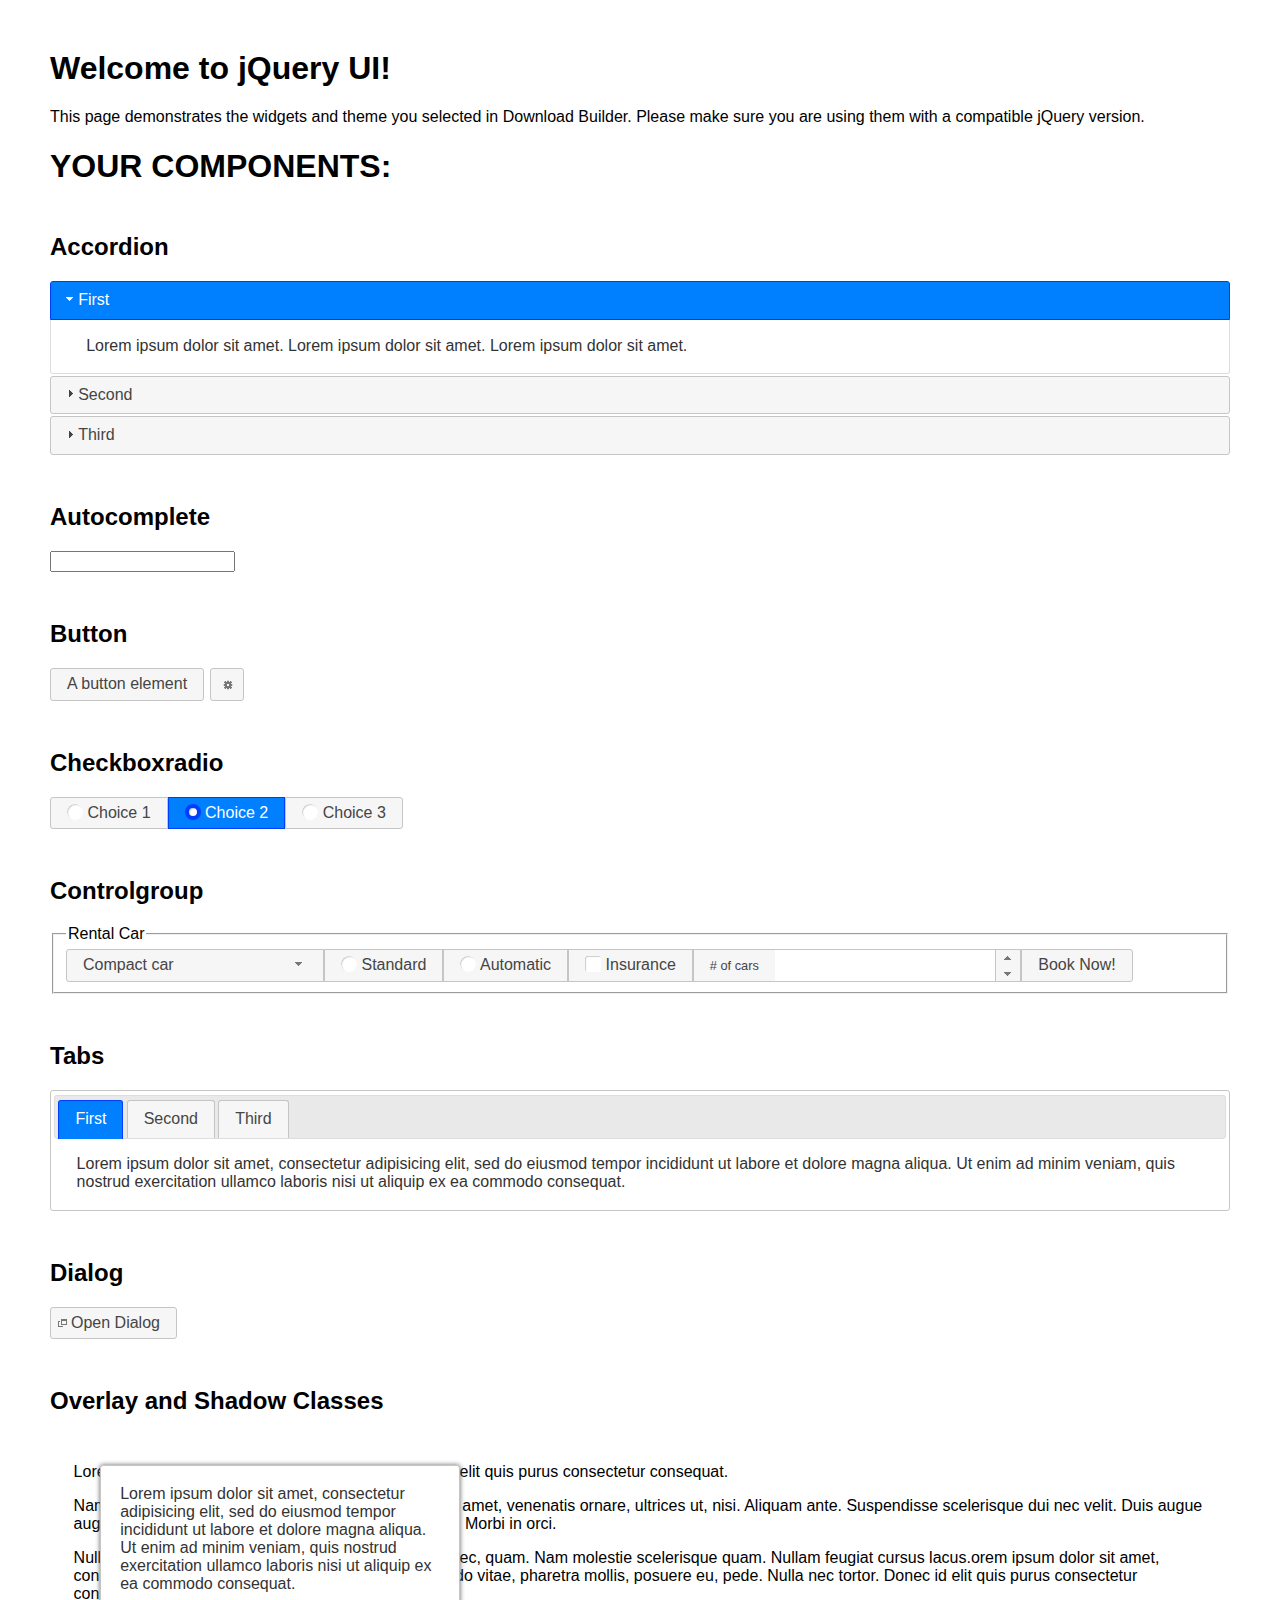
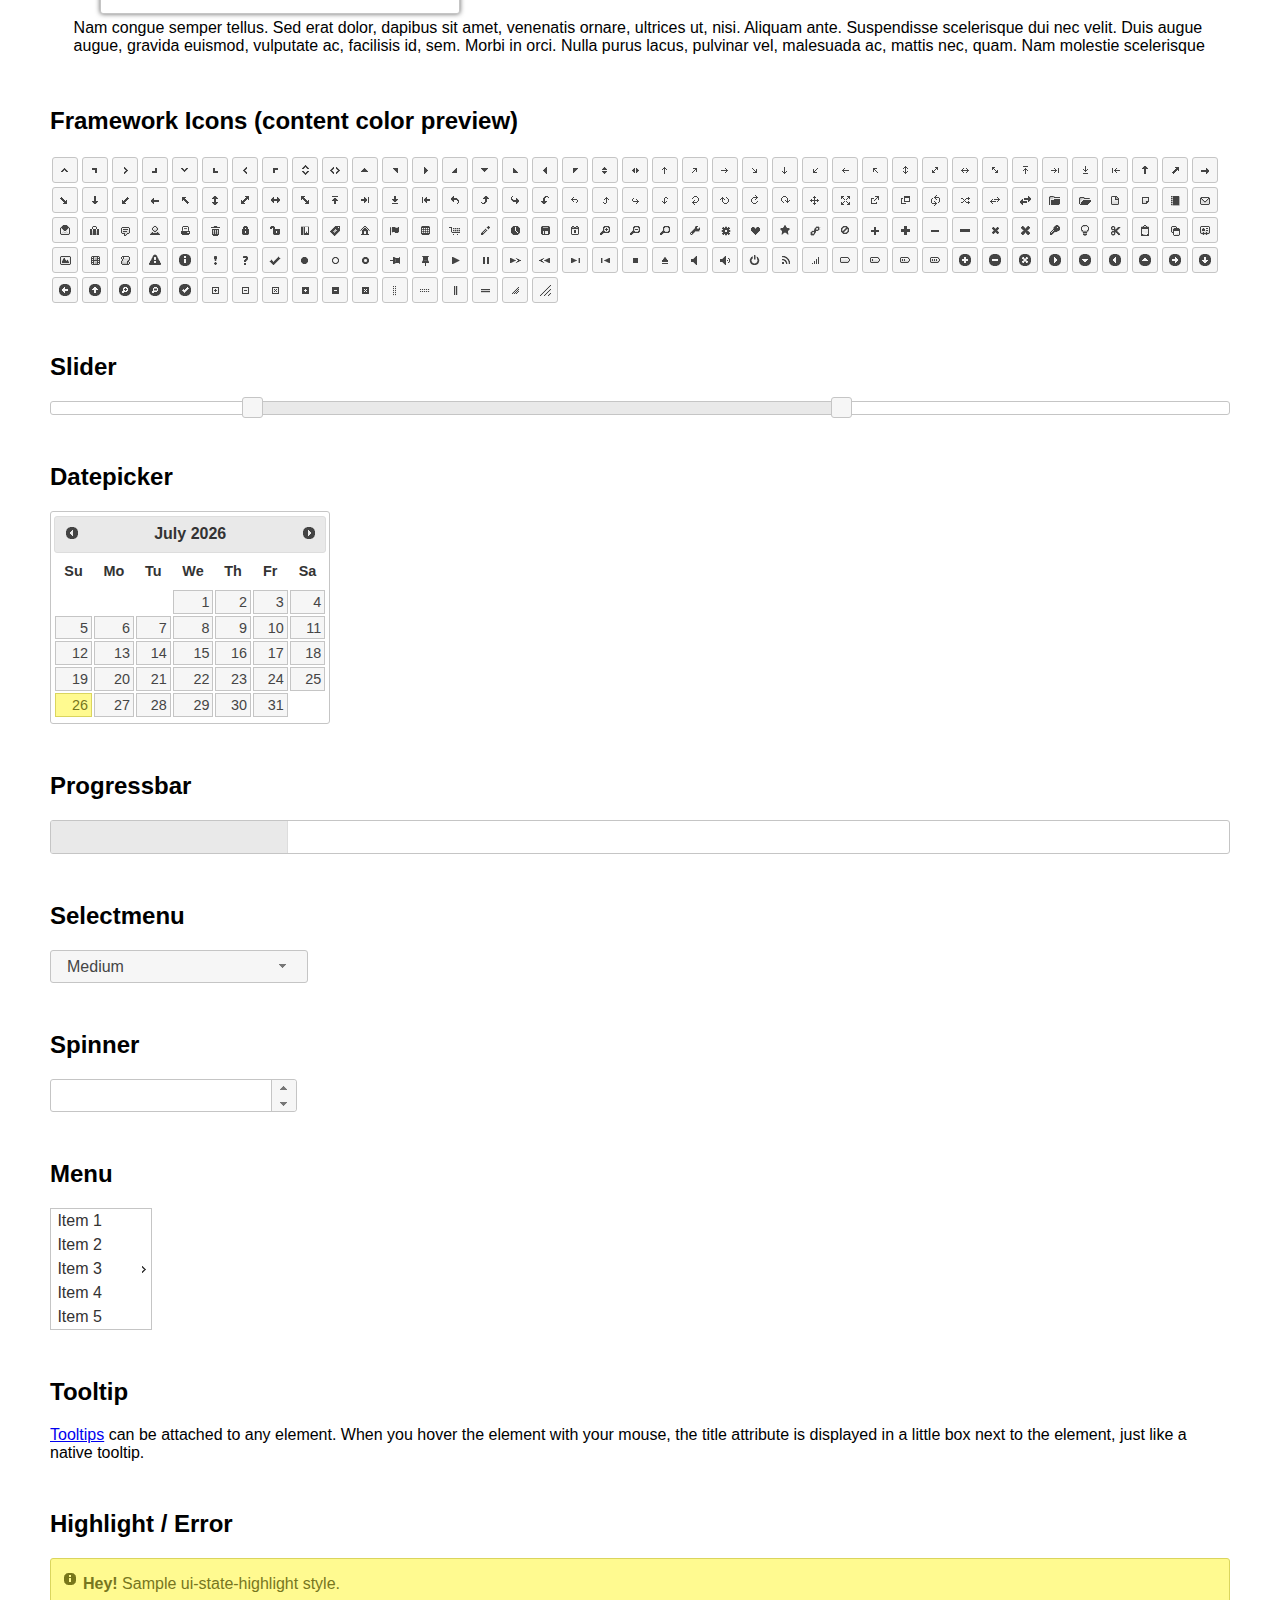
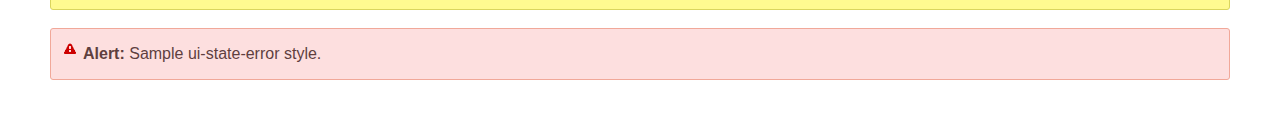
<file: js/jquery-ui-1.12.1/index.html>
<!doctype html>
<html lang="us">
<head>
	<meta charset="utf-8">
	<title>jQuery UI Example Page</title>
	<link href="jquery-ui.css" rel="stylesheet">
	<style>
	body{
		font-family: "Trebuchet MS", sans-serif;
		margin: 50px;
	}
	.demoHeaders {
		margin-top: 2em;
	}
	#dialog-link {
		padding: .4em 1em .4em 20px;
		text-decoration: none;
		position: relative;
	}
	#dialog-link span.ui-icon {
		margin: 0 5px 0 0;
		position: absolute;
		left: .2em;
		top: 50%;
		margin-top: -8px;
	}
	#icons {
		margin: 0;
		padding: 0;
	}
	#icons li {
		margin: 2px;
		position: relative;
		padding: 4px 0;
		cursor: pointer;
		float: left;
		list-style: none;
	}
	#icons span.ui-icon {
		float: left;
		margin: 0 4px;
	}
	.fakewindowcontain .ui-widget-overlay {
		position: absolute;
	}
	select {
		width: 200px;
	}
	</style>
</head>
<body>

<h1>Welcome to jQuery UI!</h1>

<div class="ui-widget">
	<p>This page demonstrates the widgets and theme you selected in Download Builder. Please make sure you are using them with a compatible jQuery version.</p>
</div>

<h1>YOUR COMPONENTS:</h1>


<!-- Accordion -->
<h2 class="demoHeaders">Accordion</h2>
<div id="accordion">
	<h3>First</h3>
	<div>Lorem ipsum dolor sit amet. Lorem ipsum dolor sit amet. Lorem ipsum dolor sit amet.</div>
	<h3>Second</h3>
	<div>Phasellus mattis tincidunt nibh.</div>
	<h3>Third</h3>
	<div>Nam dui erat, auctor a, dignissim quis.</div>
</div>



<!-- Autocomplete -->
<h2 class="demoHeaders">Autocomplete</h2>
<div>
	<input id="autocomplete" title="type &quot;a&quot;">
</div>



<!-- Button -->
<h2 class="demoHeaders">Button</h2>
<button id="button">A button element</button>
<button id="button-icon">An icon-only button</button>



<!-- Checkboxradio -->
<h2 class="demoHeaders">Checkboxradio</h2>
<form style="margin-top: 1em;">
	<div id="radioset">
		<input type="radio" id="radio1" name="radio"><label for="radio1">Choice 1</label>
		<input type="radio" id="radio2" name="radio" checked="checked"><label for="radio2">Choice 2</label>
		<input type="radio" id="radio3" name="radio"><label for="radio3">Choice 3</label>
	</div>
</form>



<!-- Controlgroup -->
<h2 class="demoHeaders">Controlgroup</h2>
<fieldset>
	<legend>Rental Car</legend>
	<div id="controlgroup">
		<select id="car-type">
			<option>Compact car</option>
			<option>Midsize car</option>
			<option>Full size car</option>
			<option>SUV</option>
			<option>Luxury</option>
			<option>Truck</option>
			<option>Van</option>
		</select>
		<label for="transmission-standard">Standard</label>
		<input type="radio" name="transmission" id="transmission-standard">
		<label for="transmission-automatic">Automatic</label>
		<input type="radio" name="transmission" id="transmission-automatic">
		<label for="insurance">Insurance</label>
		<input type="checkbox" name="insurance" id="insurance">
		<label for="horizontal-spinner" class="ui-controlgroup-label"># of cars</label>
		<input id="horizontal-spinner" class="ui-spinner-input">
		<button>Book Now!</button>
	</div>
</fieldset>



<!-- Tabs -->
<h2 class="demoHeaders">Tabs</h2>
<div id="tabs">
	<ul>
		<li><a href="#tabs-1">First</a></li>
		<li><a href="#tabs-2">Second</a></li>
		<li><a href="#tabs-3">Third</a></li>
	</ul>
	<div id="tabs-1">Lorem ipsum dolor sit amet, consectetur adipisicing elit, sed do eiusmod tempor incididunt ut labore et dolore magna aliqua. Ut enim ad minim veniam, quis nostrud exercitation ullamco laboris nisi ut aliquip ex ea commodo consequat.</div>
	<div id="tabs-2">Phasellus mattis tincidunt nibh. Cras orci urna, blandit id, pretium vel, aliquet ornare, felis. Maecenas scelerisque sem non nisl. Fusce sed lorem in enim dictum bibendum.</div>
	<div id="tabs-3">Nam dui erat, auctor a, dignissim quis, sollicitudin eu, felis. Pellentesque nisi urna, interdum eget, sagittis et, consequat vestibulum, lacus. Mauris porttitor ullamcorper augue.</div>
</div>



<h2 class="demoHeaders">Dialog</h2>
<p>
	<button id="dialog-link" class="ui-button ui-corner-all ui-widget">
		<span class="ui-icon ui-icon-newwin"></span>Open Dialog
	</button>
</p>

<h2 class="demoHeaders">Overlay and Shadow Classes</h2>
<div style="position: relative; width: 96%; height: 200px; padding:1% 2%; overflow:hidden;" class="fakewindowcontain">
	<p>Lorem ipsum dolor sit amet,  Nulla nec tortor. Donec id elit quis purus consectetur consequat. </p><p>Nam congue semper tellus. Sed erat dolor, dapibus sit amet, venenatis ornare, ultrices ut, nisi. Aliquam ante. Suspendisse scelerisque dui nec velit. Duis augue augue, gravida euismod, vulputate ac, facilisis id, sem. Morbi in orci. </p><p>Nulla purus lacus, pulvinar vel, malesuada ac, mattis nec, quam. Nam molestie scelerisque quam. Nullam feugiat cursus lacus.orem ipsum dolor sit amet, consectetur adipiscing elit. Donec libero risus, commodo vitae, pharetra mollis, posuere eu, pede. Nulla nec tortor. Donec id elit quis purus consectetur consequat. </p><p>Nam congue semper tellus. Sed erat dolor, dapibus sit amet, venenatis ornare, ultrices ut, nisi. Aliquam ante. Suspendisse scelerisque dui nec velit. Duis augue augue, gravida euismod, vulputate ac, facilisis id, sem. Morbi in orci. Nulla purus lacus, pulvinar vel, malesuada ac, mattis nec, quam. Nam molestie scelerisque quam. </p><p>Nullam feugiat cursus lacus.orem ipsum dolor sit amet, consectetur adipiscing elit. Donec libero risus, commodo vitae, pharetra mollis, posuere eu, pede. Nulla nec tortor. Donec id elit quis purus consectetur consequat. Nam congue semper tellus. Sed erat dolor, dapibus sit amet, venenatis ornare, ultrices ut, nisi. Aliquam ante. </p><p>Suspendisse scelerisque dui nec velit. Duis augue augue, gravida euismod, vulputate ac, facilisis id, sem. Morbi in orci. Nulla purus lacus, pulvinar vel, malesuada ac, mattis nec, quam. Nam molestie scelerisque quam. Nullam feugiat cursus lacus.orem ipsum dolor sit amet, consectetur adipiscing elit. Donec libero risus, commodo vitae, pharetra mollis, posuere eu, pede. Nulla nec tortor. Donec id elit quis purus consectetur consequat. Nam congue semper tellus. Sed erat dolor, dapibus sit amet, venenatis ornare, ultrices ut, nisi. </p>

	<!-- ui-dialog -->
	<div class="ui-widget-overlay ui-front"></div>
	<div style="position: absolute; width: 320px; left: 50px; top: 30px; padding: 1.2em" class="ui-widget ui-front ui-widget-content ui-corner-all ui-widget-shadow">
		Lorem ipsum dolor sit amet, consectetur adipisicing elit, sed do eiusmod tempor incididunt ut labore et dolore magna aliqua. Ut enim ad minim veniam, quis nostrud exercitation ullamco laboris nisi ut aliquip ex ea commodo consequat.
	</div>

</div>

<!-- ui-dialog -->
<div id="dialog" title="Dialog Title">
	<p>Lorem ipsum dolor sit amet, consectetur adipisicing elit, sed do eiusmod tempor incididunt ut labore et dolore magna aliqua. Ut enim ad minim veniam, quis nostrud exercitation ullamco laboris nisi ut aliquip ex ea commodo consequat.</p>
</div>



<h2 class="demoHeaders">Framework Icons (content color preview)</h2>
<ul id="icons" class="ui-widget ui-helper-clearfix">
	<li class="ui-state-default ui-corner-all" title=".ui-icon-caret-1-n"><span class="ui-icon ui-icon-caret-1-n"></span></li>
	<li class="ui-state-default ui-corner-all" title=".ui-icon-caret-1-ne"><span class="ui-icon ui-icon-caret-1-ne"></span></li>
	<li class="ui-state-default ui-corner-all" title=".ui-icon-caret-1-e"><span class="ui-icon ui-icon-caret-1-e"></span></li>
	<li class="ui-state-default ui-corner-all" title=".ui-icon-caret-1-se"><span class="ui-icon ui-icon-caret-1-se"></span></li>
	<li class="ui-state-default ui-corner-all" title=".ui-icon-caret-1-s"><span class="ui-icon ui-icon-caret-1-s"></span></li>
	<li class="ui-state-default ui-corner-all" title=".ui-icon-caret-1-sw"><span class="ui-icon ui-icon-caret-1-sw"></span></li>
	<li class="ui-state-default ui-corner-all" title=".ui-icon-caret-1-w"><span class="ui-icon ui-icon-caret-1-w"></span></li>
	<li class="ui-state-default ui-corner-all" title=".ui-icon-caret-1-nw"><span class="ui-icon ui-icon-caret-1-nw"></span></li>
	<li class="ui-state-default ui-corner-all" title=".ui-icon-caret-2-n-s"><span class="ui-icon ui-icon-caret-2-n-s"></span></li>
	<li class="ui-state-default ui-corner-all" title=".ui-icon-caret-2-e-w"><span class="ui-icon ui-icon-caret-2-e-w"></span></li>
	<li class="ui-state-default ui-corner-all" title=".ui-icon-triangle-1-n"><span class="ui-icon ui-icon-triangle-1-n"></span></li>
	<li class="ui-state-default ui-corner-all" title=".ui-icon-triangle-1-ne"><span class="ui-icon ui-icon-triangle-1-ne"></span></li>
	<li class="ui-state-default ui-corner-all" title=".ui-icon-triangle-1-e"><span class="ui-icon ui-icon-triangle-1-e"></span></li>
	<li class="ui-state-default ui-corner-all" title=".ui-icon-triangle-1-se"><span class="ui-icon ui-icon-triangle-1-se"></span></li>
	<li class="ui-state-default ui-corner-all" title=".ui-icon-triangle-1-s"><span class="ui-icon ui-icon-triangle-1-s"></span></li>
	<li class="ui-state-default ui-corner-all" title=".ui-icon-triangle-1-sw"><span class="ui-icon ui-icon-triangle-1-sw"></span></li>
	<li class="ui-state-default ui-corner-all" title=".ui-icon-triangle-1-w"><span class="ui-icon ui-icon-triangle-1-w"></span></li>
	<li class="ui-state-default ui-corner-all" title=".ui-icon-triangle-1-nw"><span class="ui-icon ui-icon-triangle-1-nw"></span></li>
	<li class="ui-state-default ui-corner-all" title=".ui-icon-triangle-2-n-s"><span class="ui-icon ui-icon-triangle-2-n-s"></span></li>
	<li class="ui-state-default ui-corner-all" title=".ui-icon-triangle-2-e-w"><span class="ui-icon ui-icon-triangle-2-e-w"></span></li>
	<li class="ui-state-default ui-corner-all" title=".ui-icon-arrow-1-n"><span class="ui-icon ui-icon-arrow-1-n"></span></li>
	<li class="ui-state-default ui-corner-all" title=".ui-icon-arrow-1-ne"><span class="ui-icon ui-icon-arrow-1-ne"></span></li>
	<li class="ui-state-default ui-corner-all" title=".ui-icon-arrow-1-e"><span class="ui-icon ui-icon-arrow-1-e"></span></li>
	<li class="ui-state-default ui-corner-all" title=".ui-icon-arrow-1-se"><span class="ui-icon ui-icon-arrow-1-se"></span></li>
	<li class="ui-state-default ui-corner-all" title=".ui-icon-arrow-1-s"><span class="ui-icon ui-icon-arrow-1-s"></span></li>
	<li class="ui-state-default ui-corner-all" title=".ui-icon-arrow-1-sw"><span class="ui-icon ui-icon-arrow-1-sw"></span></li>
	<li class="ui-state-default ui-corner-all" title=".ui-icon-arrow-1-w"><span class="ui-icon ui-icon-arrow-1-w"></span></li>
	<li class="ui-state-default ui-corner-all" title=".ui-icon-arrow-1-nw"><span class="ui-icon ui-icon-arrow-1-nw"></span></li>
	<li class="ui-state-default ui-corner-all" title=".ui-icon-arrow-2-n-s"><span class="ui-icon ui-icon-arrow-2-n-s"></span></li>
	<li class="ui-state-default ui-corner-all" title=".ui-icon-arrow-2-ne-sw"><span class="ui-icon ui-icon-arrow-2-ne-sw"></span></li>
	<li class="ui-state-default ui-corner-all" title=".ui-icon-arrow-2-e-w"><span class="ui-icon ui-icon-arrow-2-e-w"></span></li>
	<li class="ui-state-default ui-corner-all" title=".ui-icon-arrow-2-se-nw"><span class="ui-icon ui-icon-arrow-2-se-nw"></span></li>
	<li class="ui-state-default ui-corner-all" title=".ui-icon-arrowstop-1-n"><span class="ui-icon ui-icon-arrowstop-1-n"></span></li>
	<li class="ui-state-default ui-corner-all" title=".ui-icon-arrowstop-1-e"><span class="ui-icon ui-icon-arrowstop-1-e"></span></li>
	<li class="ui-state-default ui-corner-all" title=".ui-icon-arrowstop-1-s"><span class="ui-icon ui-icon-arrowstop-1-s"></span></li>
	<li class="ui-state-default ui-corner-all" title=".ui-icon-arrowstop-1-w"><span class="ui-icon ui-icon-arrowstop-1-w"></span></li>
	<li class="ui-state-default ui-corner-all" title=".ui-icon-arrowthick-1-n"><span class="ui-icon ui-icon-arrowthick-1-n"></span></li>
	<li class="ui-state-default ui-corner-all" title=".ui-icon-arrowthick-1-ne"><span class="ui-icon ui-icon-arrowthick-1-ne"></span></li>
	<li class="ui-state-default ui-corner-all" title=".ui-icon-arrowthick-1-e"><span class="ui-icon ui-icon-arrowthick-1-e"></span></li>
	<li class="ui-state-default ui-corner-all" title=".ui-icon-arrowthick-1-se"><span class="ui-icon ui-icon-arrowthick-1-se"></span></li>
	<li class="ui-state-default ui-corner-all" title=".ui-icon-arrowthick-1-s"><span class="ui-icon ui-icon-arrowthick-1-s"></span></li>
	<li class="ui-state-default ui-corner-all" title=".ui-icon-arrowthick-1-sw"><span class="ui-icon ui-icon-arrowthick-1-sw"></span></li>
	<li class="ui-state-default ui-corner-all" title=".ui-icon-arrowthick-1-w"><span class="ui-icon ui-icon-arrowthick-1-w"></span></li>
	<li class="ui-state-default ui-corner-all" title=".ui-icon-arrowthick-1-nw"><span class="ui-icon ui-icon-arrowthick-1-nw"></span></li>
	<li class="ui-state-default ui-corner-all" title=".ui-icon-arrowthick-2-n-s"><span class="ui-icon ui-icon-arrowthick-2-n-s"></span></li>
	<li class="ui-state-default ui-corner-all" title=".ui-icon-arrowthick-2-ne-sw"><span class="ui-icon ui-icon-arrowthick-2-ne-sw"></span></li>
	<li class="ui-state-default ui-corner-all" title=".ui-icon-arrowthick-2-e-w"><span class="ui-icon ui-icon-arrowthick-2-e-w"></span></li>
	<li class="ui-state-default ui-corner-all" title=".ui-icon-arrowthick-2-se-nw"><span class="ui-icon ui-icon-arrowthick-2-se-nw"></span></li>
	<li class="ui-state-default ui-corner-all" title=".ui-icon-arrowthickstop-1-n"><span class="ui-icon ui-icon-arrowthickstop-1-n"></span></li>
	<li class="ui-state-default ui-corner-all" title=".ui-icon-arrowthickstop-1-e"><span class="ui-icon ui-icon-arrowthickstop-1-e"></span></li>
	<li class="ui-state-default ui-corner-all" title=".ui-icon-arrowthickstop-1-s"><span class="ui-icon ui-icon-arrowthickstop-1-s"></span></li>
	<li class="ui-state-default ui-corner-all" title=".ui-icon-arrowthickstop-1-w"><span class="ui-icon ui-icon-arrowthickstop-1-w"></span></li>
	<li class="ui-state-default ui-corner-all" title=".ui-icon-arrowreturnthick-1-w"><span class="ui-icon ui-icon-arrowreturnthick-1-w"></span></li>
	<li class="ui-state-default ui-corner-all" title=".ui-icon-arrowreturnthick-1-n"><span class="ui-icon ui-icon-arrowreturnthick-1-n"></span></li>
	<li class="ui-state-default ui-corner-all" title=".ui-icon-arrowreturnthick-1-e"><span class="ui-icon ui-icon-arrowreturnthick-1-e"></span></li>
	<li class="ui-state-default ui-corner-all" title=".ui-icon-arrowreturnthick-1-s"><span class="ui-icon ui-icon-arrowreturnthick-1-s"></span></li>
	<li class="ui-state-default ui-corner-all" title=".ui-icon-arrowreturn-1-w"><span class="ui-icon ui-icon-arrowreturn-1-w"></span></li>
	<li class="ui-state-default ui-corner-all" title=".ui-icon-arrowreturn-1-n"><span class="ui-icon ui-icon-arrowreturn-1-n"></span></li>
	<li class="ui-state-default ui-corner-all" title=".ui-icon-arrowreturn-1-e"><span class="ui-icon ui-icon-arrowreturn-1-e"></span></li>
	<li class="ui-state-default ui-corner-all" title=".ui-icon-arrowreturn-1-s"><span class="ui-icon ui-icon-arrowreturn-1-s"></span></li>
	<li class="ui-state-default ui-corner-all" title=".ui-icon-arrowrefresh-1-w"><span class="ui-icon ui-icon-arrowrefresh-1-w"></span></li>
	<li class="ui-state-default ui-corner-all" title=".ui-icon-arrowrefresh-1-n"><span class="ui-icon ui-icon-arrowrefresh-1-n"></span></li>
	<li class="ui-state-default ui-corner-all" title=".ui-icon-arrowrefresh-1-e"><span class="ui-icon ui-icon-arrowrefresh-1-e"></span></li>
	<li class="ui-state-default ui-corner-all" title=".ui-icon-arrowrefresh-1-s"><span class="ui-icon ui-icon-arrowrefresh-1-s"></span></li>
	<li class="ui-state-default ui-corner-all" title=".ui-icon-arrow-4"><span class="ui-icon ui-icon-arrow-4"></span></li>
	<li class="ui-state-default ui-corner-all" title=".ui-icon-arrow-4-diag"><span class="ui-icon ui-icon-arrow-4-diag"></span></li>
	<li class="ui-state-default ui-corner-all" title=".ui-icon-extlink"><span class="ui-icon ui-icon-extlink"></span></li>
	<li class="ui-state-default ui-corner-all" title=".ui-icon-newwin"><span class="ui-icon ui-icon-newwin"></span></li>
	<li class="ui-state-default ui-corner-all" title=".ui-icon-refresh"><span class="ui-icon ui-icon-refresh"></span></li>
	<li class="ui-state-default ui-corner-all" title=".ui-icon-shuffle"><span class="ui-icon ui-icon-shuffle"></span></li>
	<li class="ui-state-default ui-corner-all" title=".ui-icon-transfer-e-w"><span class="ui-icon ui-icon-transfer-e-w"></span></li>
	<li class="ui-state-default ui-corner-all" title=".ui-icon-transferthick-e-w"><span class="ui-icon ui-icon-transferthick-e-w"></span></li>
	<li class="ui-state-default ui-corner-all" title=".ui-icon-folder-collapsed"><span class="ui-icon ui-icon-folder-collapsed"></span></li>
	<li class="ui-state-default ui-corner-all" title=".ui-icon-folder-open"><span class="ui-icon ui-icon-folder-open"></span></li>
	<li class="ui-state-default ui-corner-all" title=".ui-icon-document"><span class="ui-icon ui-icon-document"></span></li>
	<li class="ui-state-default ui-corner-all" title=".ui-icon-document-b"><span class="ui-icon ui-icon-document-b"></span></li>
	<li class="ui-state-default ui-corner-all" title=".ui-icon-note"><span class="ui-icon ui-icon-note"></span></li>
	<li class="ui-state-default ui-corner-all" title=".ui-icon-mail-closed"><span class="ui-icon ui-icon-mail-closed"></span></li>
	<li class="ui-state-default ui-corner-all" title=".ui-icon-mail-open"><span class="ui-icon ui-icon-mail-open"></span></li>
	<li class="ui-state-default ui-corner-all" title=".ui-icon-suitcase"><span class="ui-icon ui-icon-suitcase"></span></li>
	<li class="ui-state-default ui-corner-all" title=".ui-icon-comment"><span class="ui-icon ui-icon-comment"></span></li>
	<li class="ui-state-default ui-corner-all" title=".ui-icon-person"><span class="ui-icon ui-icon-person"></span></li>
	<li class="ui-state-default ui-corner-all" title=".ui-icon-print"><span class="ui-icon ui-icon-print"></span></li>
	<li class="ui-state-default ui-corner-all" title=".ui-icon-trash"><span class="ui-icon ui-icon-trash"></span></li>
	<li class="ui-state-default ui-corner-all" title=".ui-icon-locked"><span class="ui-icon ui-icon-locked"></span></li>
	<li class="ui-state-default ui-corner-all" title=".ui-icon-unlocked"><span class="ui-icon ui-icon-unlocked"></span></li>
	<li class="ui-state-default ui-corner-all" title=".ui-icon-bookmark"><span class="ui-icon ui-icon-bookmark"></span></li>
	<li class="ui-state-default ui-corner-all" title=".ui-icon-tag"><span class="ui-icon ui-icon-tag"></span></li>
	<li class="ui-state-default ui-corner-all" title=".ui-icon-home"><span class="ui-icon ui-icon-home"></span></li>
	<li class="ui-state-default ui-corner-all" title=".ui-icon-flag"><span class="ui-icon ui-icon-flag"></span></li>
	<li class="ui-state-default ui-corner-all" title=".ui-icon-calculator"><span class="ui-icon ui-icon-calculator"></span></li>
	<li class="ui-state-default ui-corner-all" title=".ui-icon-cart"><span class="ui-icon ui-icon-cart"></span></li>
	<li class="ui-state-default ui-corner-all" title=".ui-icon-pencil"><span class="ui-icon ui-icon-pencil"></span></li>
	<li class="ui-state-default ui-corner-all" title=".ui-icon-clock"><span class="ui-icon ui-icon-clock"></span></li>
	<li class="ui-state-default ui-corner-all" title=".ui-icon-disk"><span class="ui-icon ui-icon-disk"></span></li>
	<li class="ui-state-default ui-corner-all" title=".ui-icon-calendar"><span class="ui-icon ui-icon-calendar"></span></li>
	<li class="ui-state-default ui-corner-all" title=".ui-icon-zoomin"><span class="ui-icon ui-icon-zoomin"></span></li>
	<li class="ui-state-default ui-corner-all" title=".ui-icon-zoomout"><span class="ui-icon ui-icon-zoomout"></span></li>
	<li class="ui-state-default ui-corner-all" title=".ui-icon-search"><span class="ui-icon ui-icon-search"></span></li>
	<li class="ui-state-default ui-corner-all" title=".ui-icon-wrench"><span class="ui-icon ui-icon-wrench"></span></li>
	<li class="ui-state-default ui-corner-all" title=".ui-icon-gear"><span class="ui-icon ui-icon-gear"></span></li>
	<li class="ui-state-default ui-corner-all" title=".ui-icon-heart"><span class="ui-icon ui-icon-heart"></span></li>
	<li class="ui-state-default ui-corner-all" title=".ui-icon-star"><span class="ui-icon ui-icon-star"></span></li>
	<li class="ui-state-default ui-corner-all" title=".ui-icon-link"><span class="ui-icon ui-icon-link"></span></li>
	<li class="ui-state-default ui-corner-all" title=".ui-icon-cancel"><span class="ui-icon ui-icon-cancel"></span></li>
	<li class="ui-state-default ui-corner-all" title=".ui-icon-plus"><span class="ui-icon ui-icon-plus"></span></li>
	<li class="ui-state-default ui-corner-all" title=".ui-icon-plusthick"><span class="ui-icon ui-icon-plusthick"></span></li>
	<li class="ui-state-default ui-corner-all" title=".ui-icon-minus"><span class="ui-icon ui-icon-minus"></span></li>
	<li class="ui-state-default ui-corner-all" title=".ui-icon-minusthick"><span class="ui-icon ui-icon-minusthick"></span></li>
	<li class="ui-state-default ui-corner-all" title=".ui-icon-close"><span class="ui-icon ui-icon-close"></span></li>
	<li class="ui-state-default ui-corner-all" title=".ui-icon-closethick"><span class="ui-icon ui-icon-closethick"></span></li>
	<li class="ui-state-default ui-corner-all" title=".ui-icon-key"><span class="ui-icon ui-icon-key"></span></li>
	<li class="ui-state-default ui-corner-all" title=".ui-icon-lightbulb"><span class="ui-icon ui-icon-lightbulb"></span></li>
	<li class="ui-state-default ui-corner-all" title=".ui-icon-scissors"><span class="ui-icon ui-icon-scissors"></span></li>
	<li class="ui-state-default ui-corner-all" title=".ui-icon-clipboard"><span class="ui-icon ui-icon-clipboard"></span></li>
	<li class="ui-state-default ui-corner-all" title=".ui-icon-copy"><span class="ui-icon ui-icon-copy"></span></li>
	<li class="ui-state-default ui-corner-all" title=".ui-icon-contact"><span class="ui-icon ui-icon-contact"></span></li>
	<li class="ui-state-default ui-corner-all" title=".ui-icon-image"><span class="ui-icon ui-icon-image"></span></li>
	<li class="ui-state-default ui-corner-all" title=".ui-icon-video"><span class="ui-icon ui-icon-video"></span></li>
	<li class="ui-state-default ui-corner-all" title=".ui-icon-script"><span class="ui-icon ui-icon-script"></span></li>
	<li class="ui-state-default ui-corner-all" title=".ui-icon-alert"><span class="ui-icon ui-icon-alert"></span></li>
	<li class="ui-state-default ui-corner-all" title=".ui-icon-info"><span class="ui-icon ui-icon-info"></span></li>
	<li class="ui-state-default ui-corner-all" title=".ui-icon-notice"><span class="ui-icon ui-icon-notice"></span></li>
	<li class="ui-state-default ui-corner-all" title=".ui-icon-help"><span class="ui-icon ui-icon-help"></span></li>
	<li class="ui-state-default ui-corner-all" title=".ui-icon-check"><span class="ui-icon ui-icon-check"></span></li>
	<li class="ui-state-default ui-corner-all" title=".ui-icon-bullet"><span class="ui-icon ui-icon-bullet"></span></li>
	<li class="ui-state-default ui-corner-all" title=".ui-icon-radio-off"><span class="ui-icon ui-icon-radio-off"></span></li>
	<li class="ui-state-default ui-corner-all" title=".ui-icon-radio-on"><span class="ui-icon ui-icon-radio-on"></span></li>
	<li class="ui-state-default ui-corner-all" title=".ui-icon-pin-w"><span class="ui-icon ui-icon-pin-w"></span></li>
	<li class="ui-state-default ui-corner-all" title=".ui-icon-pin-s"><span class="ui-icon ui-icon-pin-s"></span></li>
	<li class="ui-state-default ui-corner-all" title=".ui-icon-play"><span class="ui-icon ui-icon-play"></span></li>
	<li class="ui-state-default ui-corner-all" title=".ui-icon-pause"><span class="ui-icon ui-icon-pause"></span></li>
	<li class="ui-state-default ui-corner-all" title=".ui-icon-seek-next"><span class="ui-icon ui-icon-seek-next"></span></li>
	<li class="ui-state-default ui-corner-all" title=".ui-icon-seek-prev"><span class="ui-icon ui-icon-seek-prev"></span></li>
	<li class="ui-state-default ui-corner-all" title=".ui-icon-seek-end"><span class="ui-icon ui-icon-seek-end"></span></li>
	<li class="ui-state-default ui-corner-all" title=".ui-icon-seek-first"><span class="ui-icon ui-icon-seek-first"></span></li>
	<li class="ui-state-default ui-corner-all" title=".ui-icon-stop"><span class="ui-icon ui-icon-stop"></span></li>
	<li class="ui-state-default ui-corner-all" title=".ui-icon-eject"><span class="ui-icon ui-icon-eject"></span></li>
	<li class="ui-state-default ui-corner-all" title=".ui-icon-volume-off"><span class="ui-icon ui-icon-volume-off"></span></li>
	<li class="ui-state-default ui-corner-all" title=".ui-icon-volume-on"><span class="ui-icon ui-icon-volume-on"></span></li>
	<li class="ui-state-default ui-corner-all" title=".ui-icon-power"><span class="ui-icon ui-icon-power"></span></li>
	<li class="ui-state-default ui-corner-all" title=".ui-icon-signal-diag"><span class="ui-icon ui-icon-signal-diag"></span></li>
	<li class="ui-state-default ui-corner-all" title=".ui-icon-signal"><span class="ui-icon ui-icon-signal"></span></li>
	<li class="ui-state-default ui-corner-all" title=".ui-icon-battery-0"><span class="ui-icon ui-icon-battery-0"></span></li>
	<li class="ui-state-default ui-corner-all" title=".ui-icon-battery-1"><span class="ui-icon ui-icon-battery-1"></span></li>
	<li class="ui-state-default ui-corner-all" title=".ui-icon-battery-2"><span class="ui-icon ui-icon-battery-2"></span></li>
	<li class="ui-state-default ui-corner-all" title=".ui-icon-battery-3"><span class="ui-icon ui-icon-battery-3"></span></li>
	<li class="ui-state-default ui-corner-all" title=".ui-icon-circle-plus"><span class="ui-icon ui-icon-circle-plus"></span></li>
	<li class="ui-state-default ui-corner-all" title=".ui-icon-circle-minus"><span class="ui-icon ui-icon-circle-minus"></span></li>
	<li class="ui-state-default ui-corner-all" title=".ui-icon-circle-close"><span class="ui-icon ui-icon-circle-close"></span></li>
	<li class="ui-state-default ui-corner-all" title=".ui-icon-circle-triangle-e"><span class="ui-icon ui-icon-circle-triangle-e"></span></li>
	<li class="ui-state-default ui-corner-all" title=".ui-icon-circle-triangle-s"><span class="ui-icon ui-icon-circle-triangle-s"></span></li>
	<li class="ui-state-default ui-corner-all" title=".ui-icon-circle-triangle-w"><span class="ui-icon ui-icon-circle-triangle-w"></span></li>
	<li class="ui-state-default ui-corner-all" title=".ui-icon-circle-triangle-n"><span class="ui-icon ui-icon-circle-triangle-n"></span></li>
	<li class="ui-state-default ui-corner-all" title=".ui-icon-circle-arrow-e"><span class="ui-icon ui-icon-circle-arrow-e"></span></li>
	<li class="ui-state-default ui-corner-all" title=".ui-icon-circle-arrow-s"><span class="ui-icon ui-icon-circle-arrow-s"></span></li>
	<li class="ui-state-default ui-corner-all" title=".ui-icon-circle-arrow-w"><span class="ui-icon ui-icon-circle-arrow-w"></span></li>
	<li class="ui-state-default ui-corner-all" title=".ui-icon-circle-arrow-n"><span class="ui-icon ui-icon-circle-arrow-n"></span></li>
	<li class="ui-state-default ui-corner-all" title=".ui-icon-circle-zoomin"><span class="ui-icon ui-icon-circle-zoomin"></span></li>
	<li class="ui-state-default ui-corner-all" title=".ui-icon-circle-zoomout"><span class="ui-icon ui-icon-circle-zoomout"></span></li>
	<li class="ui-state-default ui-corner-all" title=".ui-icon-circle-check"><span class="ui-icon ui-icon-circle-check"></span></li>
	<li class="ui-state-default ui-corner-all" title=".ui-icon-circlesmall-plus"><span class="ui-icon ui-icon-circlesmall-plus"></span></li>
	<li class="ui-state-default ui-corner-all" title=".ui-icon-circlesmall-minus"><span class="ui-icon ui-icon-circlesmall-minus"></span></li>
	<li class="ui-state-default ui-corner-all" title=".ui-icon-circlesmall-close"><span class="ui-icon ui-icon-circlesmall-close"></span></li>
	<li class="ui-state-default ui-corner-all" title=".ui-icon-squaresmall-plus"><span class="ui-icon ui-icon-squaresmall-plus"></span></li>
	<li class="ui-state-default ui-corner-all" title=".ui-icon-squaresmall-minus"><span class="ui-icon ui-icon-squaresmall-minus"></span></li>
	<li class="ui-state-default ui-corner-all" title=".ui-icon-squaresmall-close"><span class="ui-icon ui-icon-squaresmall-close"></span></li>
	<li class="ui-state-default ui-corner-all" title=".ui-icon-grip-dotted-vertical"><span class="ui-icon ui-icon-grip-dotted-vertical"></span></li>
	<li class="ui-state-default ui-corner-all" title=".ui-icon-grip-dotted-horizontal"><span class="ui-icon ui-icon-grip-dotted-horizontal"></span></li>
	<li class="ui-state-default ui-corner-all" title=".ui-icon-grip-solid-vertical"><span class="ui-icon ui-icon-grip-solid-vertical"></span></li>
	<li class="ui-state-default ui-corner-all" title=".ui-icon-grip-solid-horizontal"><span class="ui-icon ui-icon-grip-solid-horizontal"></span></li>
	<li class="ui-state-default ui-corner-all" title=".ui-icon-gripsmall-diagonal-se"><span class="ui-icon ui-icon-gripsmall-diagonal-se"></span></li>
	<li class="ui-state-default ui-corner-all" title=".ui-icon-grip-diagonal-se"><span class="ui-icon ui-icon-grip-diagonal-se"></span></li>
</ul>


<!-- Slider -->
<h2 class="demoHeaders">Slider</h2>
<div id="slider"></div>



<!-- Datepicker -->
<h2 class="demoHeaders">Datepicker</h2>
<div id="datepicker"></div>



<!-- Progressbar -->
<h2 class="demoHeaders">Progressbar</h2>
<div id="progressbar"></div>



<!-- Progressbar -->
<h2 class="demoHeaders">Selectmenu</h2>
<select id="selectmenu">
	<option>Slower</option>
	<option>Slow</option>
	<option selected="selected">Medium</option>
	<option>Fast</option>
	<option>Faster</option>
</select>



<!-- Spinner -->
<h2 class="demoHeaders">Spinner</h2>
<input id="spinner">



<!-- Menu -->
<h2 class="demoHeaders">Menu</h2>
<ul style="width:100px;" id="menu">
	<li><div>Item 1</div></li>
	<li><div>Item 2</div></li>
	<li><div>Item 3</div>
		<ul>
			<li><div>Item 3-1</div></li>
			<li><div>Item 3-2</div></li>
			<li><div>Item 3-3</div></li>
			<li><div>Item 3-4</div></li>
			<li><div>Item 3-5</div></li>
		</ul>
	</li>
	<li><div>Item 4</div></li>
	<li><div>Item 5</div></li>
</ul>



<!-- Tooltip -->
<h2 class="demoHeaders">Tooltip</h2>
<p id="tooltip">
	<a href="#" title="That&apos;s what this widget is">Tooltips</a> can be attached to any element. When you hover
the element with your mouse, the title attribute is displayed in a little box next to the element, just like a native tooltip.
</p>


<!-- Highlight / Error -->
<h2 class="demoHeaders">Highlight / Error</h2>
<div class="ui-widget">
	<div class="ui-state-highlight ui-corner-all" style="margin-top: 20px; padding: 0 .7em;">
		<p><span class="ui-icon ui-icon-info" style="float: left; margin-right: .3em;"></span>
		<strong>Hey!</strong> Sample ui-state-highlight style.</p>
	</div>
</div>
<br>
<div class="ui-widget">
	<div class="ui-state-error ui-corner-all" style="padding: 0 .7em;">
		<p><span class="ui-icon ui-icon-alert" style="float: left; margin-right: .3em;"></span>
		<strong>Alert:</strong> Sample ui-state-error style.</p>
	</div>
</div>

<script src="external/jquery/jquery.js"></script>
<script src="jquery-ui.js"></script>
<script>

$( "#accordion" ).accordion();



var availableTags = [
	"ActionScript",
	"AppleScript",
	"Asp",
	"BASIC",
	"C",
	"C++",
	"Clojure",
	"COBOL",
	"ColdFusion",
	"Erlang",
	"Fortran",
	"Groovy",
	"Haskell",
	"Java",
	"JavaScript",
	"Lisp",
	"Perl",
	"PHP",
	"Python",
	"Ruby",
	"Scala",
	"Scheme"
];
$( "#autocomplete" ).autocomplete({
	source: availableTags
});



$( "#button" ).button();
$( "#button-icon" ).button({
	icon: "ui-icon-gear",
	showLabel: false
});



$( "#radioset" ).buttonset();



$( "#controlgroup" ).controlgroup();



$( "#tabs" ).tabs();



$( "#dialog" ).dialog({
	autoOpen: false,
	width: 400,
	buttons: [
		{
			text: "Ok",
			click: function() {
				$( this ).dialog( "close" );
			}
		},
		{
			text: "Cancel",
			click: function() {
				$( this ).dialog( "close" );
			}
		}
	]
});

// Link to open the dialog
$( "#dialog-link" ).click(function( event ) {
	$( "#dialog" ).dialog( "open" );
	event.preventDefault();
});



$( "#datepicker" ).datepicker({
	inline: true
});



$( "#slider" ).slider({
	range: true,
	values: [ 17, 67 ]
});



$( "#progressbar" ).progressbar({
	value: 20
});



$( "#spinner" ).spinner();



$( "#menu" ).menu();



$( "#tooltip" ).tooltip();



$( "#selectmenu" ).selectmenu();


// Hover states on the static widgets
$( "#dialog-link, #icons li" ).hover(
	function() {
		$( this ).addClass( "ui-state-hover" );
	},
	function() {
		$( this ).removeClass( "ui-state-hover" );
	}
);
</script>
</body>
</html>
</file>
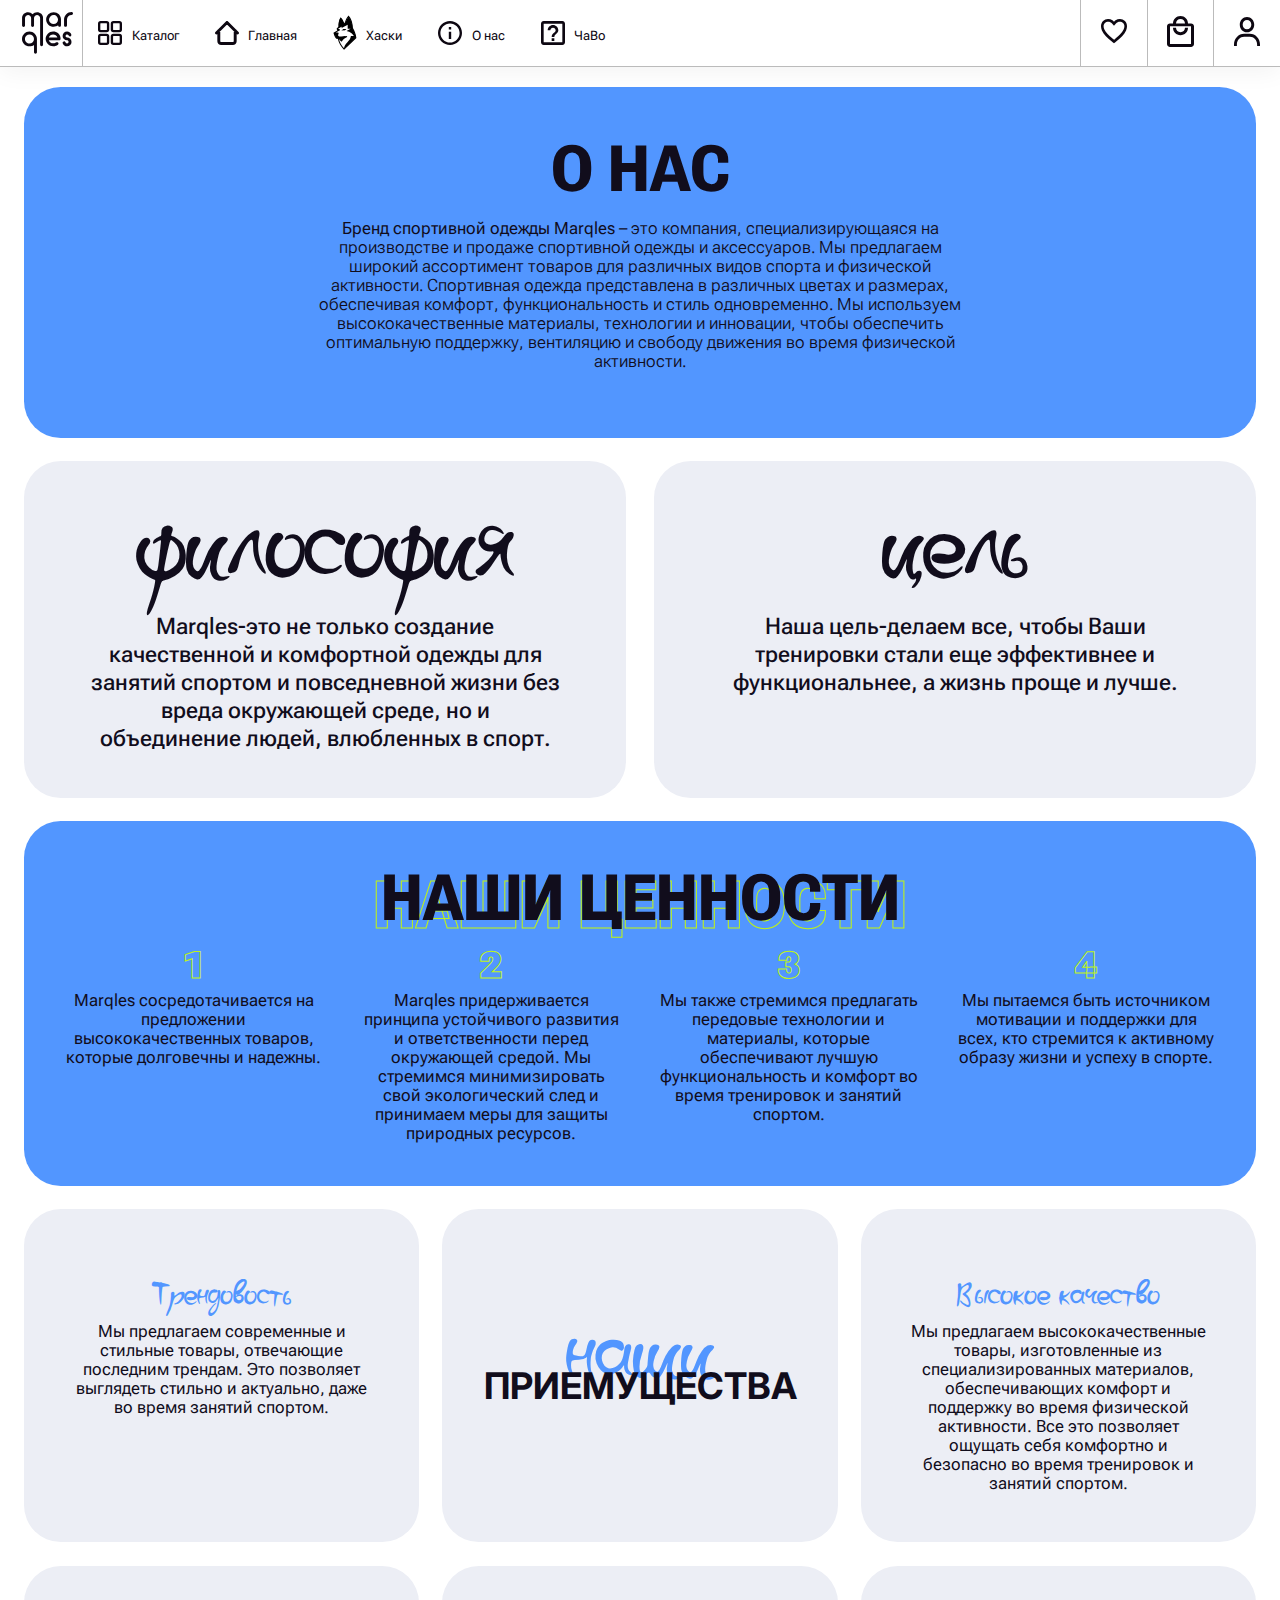
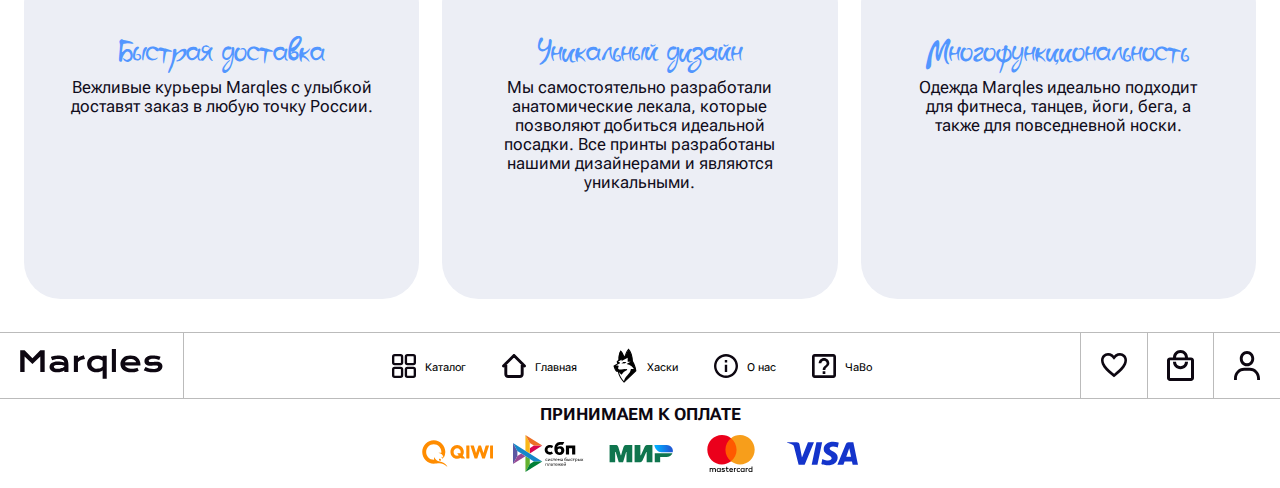
<file: about.html>
<!DOCTYPE html>
<html lang="ru">

<head>
    <meta charset="UTF-8">
    <meta name="viewport" content="width=device-width, initial-scale=1.0">
    <title>About</title>
    <link rel="stylesheet" href="css/style.css">
    <link rel="stylesheet" href="fonts/stylesheet.css">
    <script src="https://ajax.googleapis.com/ajax/libs/jquery/3.6.4/jquery.min.js"></script>
</head>

<body>
    <div class="wrapper">
        <header class="header">
            <div class="header__container">
                <div class="header__nav-menu">
                    <div class="header__logo_wrapper">
                        <a class="header__logo" href="#">
                            <img class="logo__desctop" src="img/logo.svg" alt="logo">
                            <img class="logo__mobile" src="img/logo_mobile.svg" alt="logo">
                        </a>
                    </div>
                    <ul class="menu__list">
                        <li class="menu__item"><a href="catalog.html" class="menu__link"><img src="img/catalog.svg" alt="Каталог"
                                    class="menu__img"><span>Каталог</span></a></li>
                        <li class="menu__item"><a href="index.html" class="menu__link"><img src="img/home.svg" alt="Главная"
                                    class="menu__img"><span>Главная</span></a></li>
                        <li class="menu__item"><a href="husky.html" class="menu__link"><img src="img/husky_ico.svg" alt="Хаски"
                            class="menu__img"><span>Хаски</span></a></li>
                        <li class="menu__item"><a href="about.html" class="menu__link"><img src="img/about.svg" alt="О нас"
                                    class="menu__img"><span>О нас</span></a></li>
                        <li class="menu__item"><a href="question.html" class="menu__link"><img src="img/question.svg" alt="ЧаВо"
                                    class="menu__img"><span>ЧаВо</span></a></li>
                        <li class="menu__item_right"><a href="favourites.html" class="menu__link_right"><img src="img/like.svg"
                                    alt="like" class="menu__img"></a></li>
                        <li class="menu__item_right"><a href="order.html" class="menu__link_right"><img src="img/cart.svg"
                                    alt="cart" class="menu__img"></a></li>
                        <li class="menu__item_right"><a href="#" class="menu__link_right"><img src="img/user.svg"
                                    alt="user" class="menu__img"></a></li>
                    </ul>
                </div>
            </div>
        </header>
        <div class="main about__main__wrapper">
            <div class="about">
                <div class="about__container">
                    <div class="about__wrapper">
                        <div class="about__title">
                            О НАС
                        </div>
                        <div class="about__text">
                            <strong>Бренд спортивной одежды Marqles</strong> – это компания, специализирующаяся на
                            производстве и продаже спортивной одежды и аксессуаров. Мы предлагаем широкий ассортимент
                            товаров для различных видов спорта и физической активности. Спортивная одежда представлена в
                            различных цветах и размерах, обеспечивая комфорт, функциональность и стиль одновременно. Мы
                            используем высококачественные материалы, технологии и инновации, чтобы обеспечить
                            оптимальную поддержку, вентиляцию и свободу движения во время физической активности.
                        </div>
                    </div>
                </div>
                <div class="mission-block">
                    <div class="mission-block__container">
                        <div class="mission-block__item">
                            <div class="mission-block__title">
                                философия
                            </div>
                            <div class="mission-block__text">
                                Marqles-это не только создание качественной и комфортной одежды для занятий спортом и
                                повседневной жизни без вреда окружающей среде, но и объединение людей, влюбленных в
                                спорт.
                            </div>
                        </div>
                        <div class="mission-block__item">
                            <div class="mission-block__title">
                                цель
                            </div>
                            <div class="mission-block__text">
                                Наша цель-делаем все, чтобы Ваши тренировки стали еще эффективнее и функциональнее, а
                                жизнь проще и лучше.
                            </div>
                        </div>
                    </div>
                </div>
                <div class="our-values">
                    <div class="our-values__container">
                        <div class="our-values__wrapper">
                            <div class="our-values__title__wrapper">
                                <div class="our-values__title">
                                    <div>НАШИ ЦЕННОСТИ</div>                                
                                </div>
                            </div>                            
                            <div class="our-values__contant">
                                <div class="our-values__item">
                                    <div class="our-values__number">
                                        1
                                    </div>
                                    <div class="our-values__text">
                                        Marqles сосредотачивается на предложении высококачественных товаров, которые
                                        долговечны и надежны.
                                    </div>
                                </div>
                                <div class="our-values__item">
                                    <div class="our-values__number">
                                        2
                                    </div>
                                    <div class="our-values__text">
                                        Marqles придерживается
                                        принципа устойчивого
                                        развития и ответственности
                                        перед окружающей средой. Мы стремимся минимизировать свой экологический след и
                                        принимаем меры для защиты природных ресурсов.
                                    </div>
                                </div>
                                <div class="our-values__item">
                                    <div class="our-values__number">
                                        3
                                    </div>
                                    <div class="our-values__text">
                                        Мы также стремимся
                                        предлагать передовые
                                        технологии и материалы,
                                        которые обеспечивают лучшую функциональность и комфорт во время тренировок и
                                        занятий спортом.
                                    </div>
                                </div>
                                <div class="our-values__item">
                                    <div class="our-values__number">
                                        4
                                    </div>
                                    <div class="our-values__text">
                                        Мы пытаемся быть источником мотивации и поддержки для всех, кто стремится к активному образу жизни и успеху в спорте. 
                                    </div>
                                </div>
                            </div>
                        </div>
                    </div>
                </div>
                <div class="advantages">
                    <div class="advantages__container">
                        <div class="advantages__item">
                            <div class="advantages__subtitle">
                                Трендовость
                            </div>
                            <div class="advantages__text">
                                Мы предлагаем современные и стильные товары, отвечающие последним трендам. Это позволяет
                                выглядеть стильно и актуально, даже во время занятий спортом.
                            </div>
                        </div>
                        <div class="advantages__item advantages__item__main">
                            <div class="advantages__main-title">
                                наши
                            </div>
                            <div class="advantages__title">
                                ПРИЕМУЩЕСТВА
                            </div>
                        </div>
                        <div class="advantages__item">
                            <div class="advantages__subtitle">
                                Высокое качество
                            </div>
                            <div class="advantages__text">
                                Мы предлагаем высококачественные товары, изготовленные из специализированных материалов,
                                обеспечивающих комфорт и поддержку во время физической активности. Все это позволяет
                                ощущать себя комфортно и безопасно во время тренировок и занятий спортом.
                            </div>
                        </div>
                        <div class="advantages__item">
                            <div class="advantages__subtitle">
                                Быстрая доставка
                            </div>
                            <div class="advantages__text">
                                Вежливые курьеры Marqles с улыбкой доставят заказ в любую точку России.
                            </div>
                        </div>
                        <div class="advantages__item">
                            <div class="advantages__subtitle">
                                Уникальный дизайн
                            </div>
                            <div class="advantages__text">
                                Мы самостоятельно разработали анатомические лекала, которые позволяют добиться
                                идеальной посадки. Все принты разработаны нашими дизайнерами и являются уникальными.
                            </div>
                        </div>
                        <div class="advantages__item">
                            <div class="advantages__subtitle">
                                Многофункциональность
                            </div>
                            <div class="advantages__text">
                                Одежда Marqles идеально подходит для фитнеса, танцев, йоги, бега, а также для
                                повседневной носки.
                            </div>
                        </div>
                    </div>
                </div>
            </div>
        </div>
        <footer class="footer">
            <div class="footer-navigation">
                <div class="footer-navigation__container">
                    <div class="footer-navigation__nav-menu">
                        <div class="footer-navigation__logo_wrapper">
                            <a class="footer-navigation__logo" href="#">
                                <img class="footer_logo__desctop" src="img/footer_logo.svg" alt="logo">
                                <img class="footer_logo__mobile" src="img/logo_mobile.svg" alt="logo">
                            </a>
                        </div>
                        <ul class="footer__menu__list">
                            <li class="footer__menu__item"><a href="catalog.html" class="footer__menu__link"><img
                                        src="img/catalog.svg" alt="Каталог"
                                        class="footer__menu__img"><span>Каталог</span></a></li>
                            <li class="footer__menu__item"><a href="index.html" class="footer__menu__link"><img
                                        src="img/home.svg" alt="Главная"
                                        class="footer__menu__img"><span>Главная</span></a></li>
                            <li class="footer__menu__item"><a href="husky.html" class="footer__menu__link"><img
                                        src="img/husky_ico.svg" alt="Хаски"
                                        class="footer__menu__img"><span>Хаски</span></a></li>
                            <li class="footer__menu__item"><a href="about.html" class="footer__menu__link"><img
                                        src="img/about.svg" alt="О нас" class="footer__menu__img"><span>О нас</span></a>
                            </li>
                            <li class="footer__menu__item"><a href="question.html" class="footer__menu__link"><img
                                        src="img/question.svg" alt="ЧаВо"
                                        class="footer__menu__img"><span>ЧаВо</span></a></li>
                            <li class="footer__menu__item_right"><a href="favourites.html" class="footer__menu__link_right"><img
                                        src="img/like.svg" alt="like" class="footer__menu__img"></a></li>
                            <li class="footer__menu__item_right"><a href="order.html" class="footer__menu__link_right"><img
                                        src="img/cart.svg" alt="cart" class="footer__menu__img"></a></li>
                            <li class="footer__menu__item_right"><a href="#" class="footer__menu__link_right"><img
                                        src="img/user.svg" alt="user" class="footer__menu__img"></a></li>
                        </ul>
                    </div>
                </div>
            </div>
            <div class="payment-types">
                <div class="payment-types__title">
                    ПРИНИМАЕМ К ОПЛАТЕ
                </div>
                <div class="payment-types__main">
                    <img src="img/QIWI_logo.svg" alt="">
                    <img src="img/СБП_логотип.svg" alt="">
                    <img src="img/Mir-logo.SVG.svg" alt="">
                    <img src="img/Mastercard-logo.svg" alt="">
                    <img src="img/Visa_2021.svg" alt="">
                </div>
            </div>
        </footer>
    </div>
    <script src="js/main.js"></script>
</body>

</html>
</file>
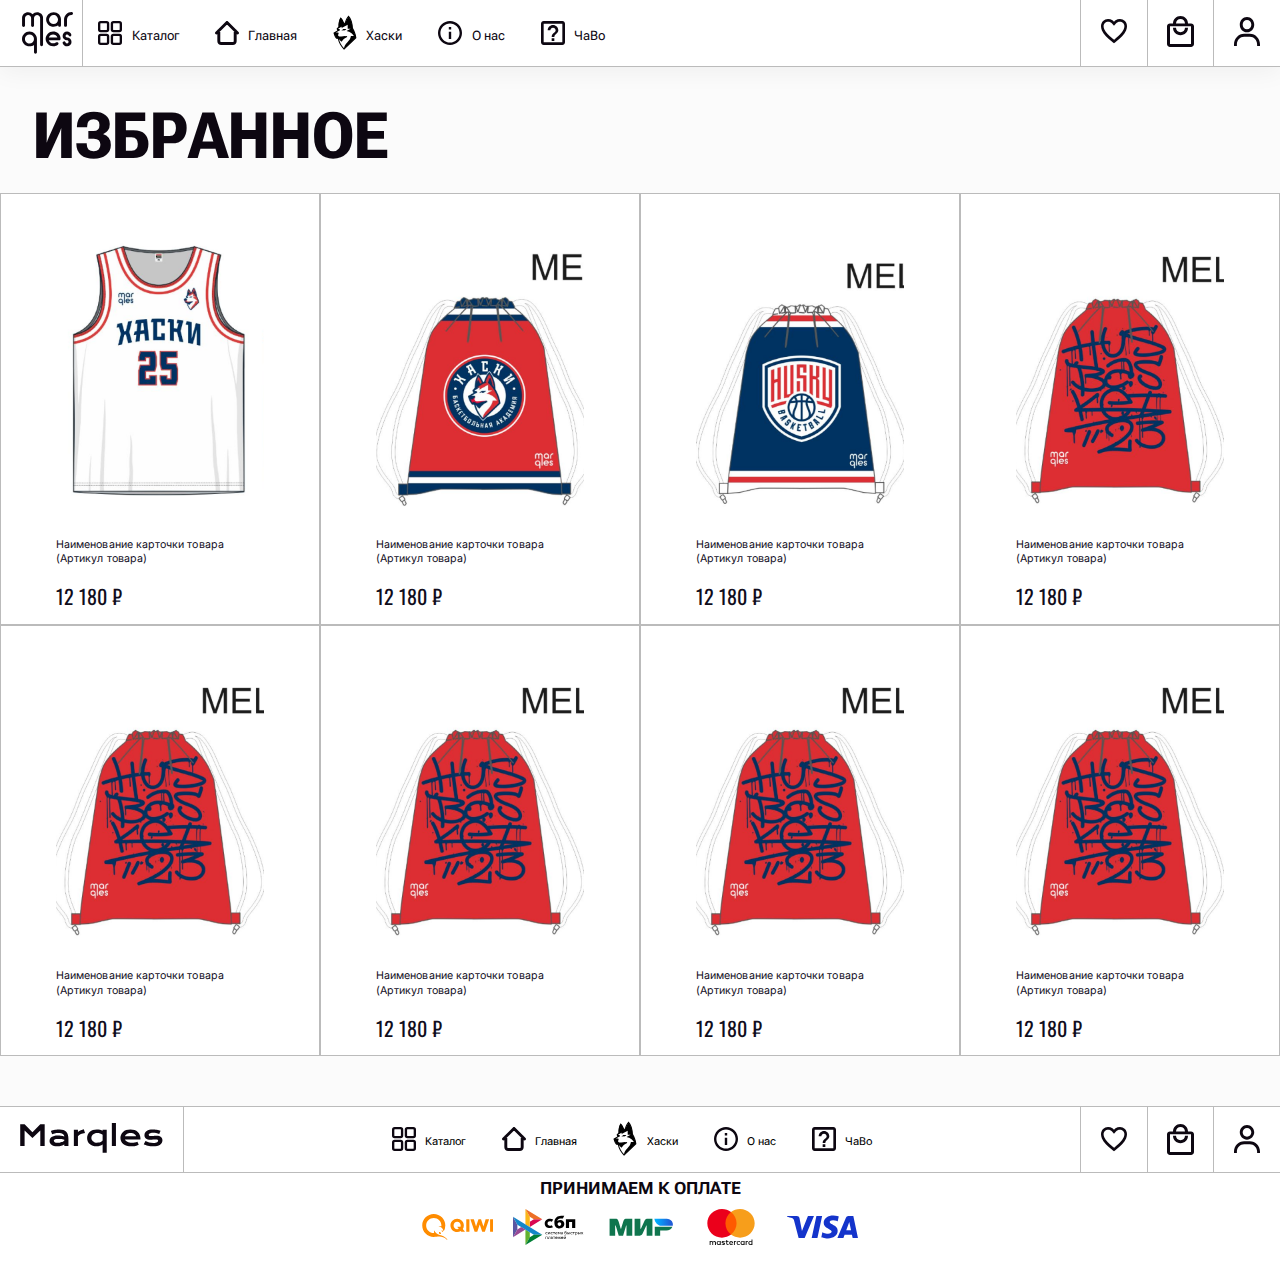
<file: favourites.html>
<!DOCTYPE html>
<html lang="en">

<head>
    <meta charset="UTF-8">
    <meta name="viewport" content="width=device-width, initial-scale=1.0">
    <title>Избранное</title>
    <link rel="stylesheet" href="css/style.css">
    <script src="https://ajax.googleapis.com/ajax/libs/jquery/3.6.4/jquery.min.js"></script>
</head>

<body>
    <div class="wrapper">
        <header class="header">
            <div class="header__container">
                <div class="header__nav-menu">
                    <div class="header__logo_wrapper">
                        <a class="header__logo" href="#">
                            <img class="logo__desctop" src="img/logo.svg" alt="logo">
                            <img class="logo__mobile" src="img/logo_mobile.svg" alt="logo">
                        </a>
                    </div>
                    <ul class="menu__list">
                        <li class="menu__item"><a href="catalog.html" class="menu__link"><img src="img/catalog.svg" alt="Каталог"
                                    class="menu__img"><span>Каталог</span></a></li>
                        <li class="menu__item"><a href="index.html" class="menu__link"><img src="img/home.svg" alt="Главная"
                                    class="menu__img"><span>Главная</span></a></li>
                        <li class="menu__item"><a href="husky.html" class="menu__link"><img src="img/husky_ico.svg" alt="Хаски"
                            class="menu__img"><span>Хаски</span></a></li>
                        <li class="menu__item"><a href="about.html" class="menu__link"><img src="img/about.svg" alt="О нас"
                                    class="menu__img"><span>О нас</span></a></li>
                        <li class="menu__item"><a href="question.html" class="menu__link"><img src="img/question.svg" alt="ЧаВо"
                                    class="menu__img"><span>ЧаВо</span></a></li>
                        <li class="menu__item_right"><a href="favourites.html" class="menu__link_right"><img src="img/like.svg"
                                    alt="like" class="menu__img"></a></li>
                        <li class="menu__item_right"><a href="order.html" class="menu__link_right"><img src="img/cart.svg"
                                    alt="cart" class="menu__img"></a></li>
                        <li class="menu__item_right"><a href="#" class="menu__link_right"><img src="img/user.svg"
                                    alt="user" class="menu__img"></a></li>
                    </ul>
                </div>
            </div>
        </header>
        <div class="main">
            <div class="favourites">
                <div class="favourites__header">
                    <div class="favourites__title">
                        ИЗБРАННОЕ
                    </div>
                </div>
                <div class="favourites__main">
                    <div class="product__list">
                        <div class="product__item">
                            <div class="product__item__wrap">
                                <div class="product__image">
                                    <img src="img/product1.png" alt="Продукт">
                                </div>
                                <div class="product__title">
                                    Наименование карточки товара
                                </div>
                                <div class="product__article">
                                    (Артикул товара)
                                </div>
                                <div class="price__wrapper">
                                    <div class="product__price">
                                        12 180 ₽
                                    </div>
                                    <div class="product__delete">
                                        <a class="product__delete__link" href="">
                                            <svg width="14" height="14" viewBox="0 0 14 14" fill="none"
                                                xmlns="http://www.w3.org/2000/svg">
                                                <path fill-rule="evenodd" clip-rule="evenodd"
                                                    d="M3.49781 0H9.62062C11.8519 0 13.125 1.26 13.125 3.49781V9.62719C13.125 11.8519 11.8584 13.125 9.62719 13.125H3.49781C1.26 13.125 0 11.8519 0 9.62719V3.49781C0 1.26 1.26 0 3.49781 0ZM4.04469 7.09594H8.855C9.15688 7.08938 9.39969 6.84656 9.39969 6.54469C9.39969 6.24281 9.15688 6 8.855 6H4.04469C3.90031 6 3.7625 6.05906 3.6575 6.1575C3.55906 6.2625 3.5 6.39966 3.5 6.54469C3.5 6.84656 3.74281 7.08938 4.04469 7.09594Z"
                                                    fill="#9F9F9F" />
                                            </svg>
                                        </a>
                                    </div>
                                </div>
                            </div>
                        </div>
                        <div class="product__item">
                            <div class="product__item__wrap">
                                <div class="product__image">
                                    <img src="img/product2.png" alt="Продукт">
                                </div>
                                <div class="product__title">
                                    Наименование карточки товара
                                </div>
                                <div class="product__article">
                                    (Артикул товара)
                                </div>
                                <div class="price__wrapper">
                                    <div class="product__price">
                                        12 180 ₽
                                    </div>
                                    <div class="product__delete">
                                        <a class="product__delete__link" href="">
                                            <svg width="14" height="14" viewBox="0 0 14 14" fill="none"
                                                xmlns="http://www.w3.org/2000/svg">
                                                <path fill-rule="evenodd" clip-rule="evenodd"
                                                    d="M3.49781 0H9.62062C11.8519 0 13.125 1.26 13.125 3.49781V9.62719C13.125 11.8519 11.8584 13.125 9.62719 13.125H3.49781C1.26 13.125 0 11.8519 0 9.62719V3.49781C0 1.26 1.26 0 3.49781 0ZM4.04469 7.09594H8.855C9.15688 7.08938 9.39969 6.84656 9.39969 6.54469C9.39969 6.24281 9.15688 6 8.855 6H4.04469C3.90031 6 3.7625 6.05906 3.6575 6.1575C3.55906 6.2625 3.5 6.39966 3.5 6.54469C3.5 6.84656 3.74281 7.08938 4.04469 7.09594Z"
                                                    fill="#9F9F9F" />
                                            </svg>
                                        </a>
                                    </div>
                                </div>
                            </div>
                        </div>
                        <div class="product__item">
                            <div class="product__item__wrap">
                                <div class="product__image">
                                    <img src="img/product3.png" alt="Продукт">
                                </div>
                                <div class="product__title">
                                    Наименование карточки товара
                                </div>
                                <div class="product__article">
                                    (Артикул товара)
                                </div>
                                <div class="price__wrapper">
                                    <div class="product__price">
                                        12 180 ₽
                                    </div>
                                    <div class="product__delete">
                                        <a class="product__delete__link" href="">
                                            <svg width="14" height="14" viewBox="0 0 14 14" fill="none"
                                                xmlns="http://www.w3.org/2000/svg">
                                                <path fill-rule="evenodd" clip-rule="evenodd"
                                                    d="M3.49781 0H9.62062C11.8519 0 13.125 1.26 13.125 3.49781V9.62719C13.125 11.8519 11.8584 13.125 9.62719 13.125H3.49781C1.26 13.125 0 11.8519 0 9.62719V3.49781C0 1.26 1.26 0 3.49781 0ZM4.04469 7.09594H8.855C9.15688 7.08938 9.39969 6.84656 9.39969 6.54469C9.39969 6.24281 9.15688 6 8.855 6H4.04469C3.90031 6 3.7625 6.05906 3.6575 6.1575C3.55906 6.2625 3.5 6.39966 3.5 6.54469C3.5 6.84656 3.74281 7.08938 4.04469 7.09594Z"
                                                    fill="#9F9F9F" />
                                            </svg>
                                        </a>
                                    </div>
                                </div>
                            </div>
                        </div>
                        <div class="product__item">
                            <div class="product__item__wrap">
                                <div class="product__image">
                                    <img src="img/product4.png" alt="Продукт">
                                </div>
                                <div class="product__title">
                                    Наименование карточки товара
                                </div>
                                <div class="product__article">
                                    (Артикул товара)
                                </div>
                                <div class="price__wrapper">
                                    <div class="product__price">
                                        12 180 ₽
                                    </div>
                                    <div class="product__delete">
                                        <a class="product__delete__link" href="">
                                            <svg width="14" height="14" viewBox="0 0 14 14" fill="none"
                                                xmlns="http://www.w3.org/2000/svg">
                                                <path fill-rule="evenodd" clip-rule="evenodd"
                                                    d="M3.49781 0H9.62062C11.8519 0 13.125 1.26 13.125 3.49781V9.62719C13.125 11.8519 11.8584 13.125 9.62719 13.125H3.49781C1.26 13.125 0 11.8519 0 9.62719V3.49781C0 1.26 1.26 0 3.49781 0ZM4.04469 7.09594H8.855C9.15688 7.08938 9.39969 6.84656 9.39969 6.54469C9.39969 6.24281 9.15688 6 8.855 6H4.04469C3.90031 6 3.7625 6.05906 3.6575 6.1575C3.55906 6.2625 3.5 6.39966 3.5 6.54469C3.5 6.84656 3.74281 7.08938 4.04469 7.09594Z"
                                                    fill="#9F9F9F" />
                                            </svg>
                                        </a>
                                    </div>
                                </div>
                            </div>
                        </div>
                        <div class="product__item">
                            <div class="product__item__wrap">
                                <div class="product__image">
                                    <img src="img/product4.png" alt="Продукт">
                                </div>
                                <div class="product__title">
                                    Наименование карточки товара
                                </div>
                                <div class="product__article">
                                    (Артикул товара)
                                </div>
                                <div class="price__wrapper">
                                    <div class="product__price">
                                        12 180 ₽
                                    </div>
                                    <div class="product__delete">
                                        <a class="product__delete__link" href="">
                                            <svg width="14" height="14" viewBox="0 0 14 14" fill="none"
                                                xmlns="http://www.w3.org/2000/svg">
                                                <path fill-rule="evenodd" clip-rule="evenodd"
                                                    d="M3.49781 0H9.62062C11.8519 0 13.125 1.26 13.125 3.49781V9.62719C13.125 11.8519 11.8584 13.125 9.62719 13.125H3.49781C1.26 13.125 0 11.8519 0 9.62719V3.49781C0 1.26 1.26 0 3.49781 0ZM4.04469 7.09594H8.855C9.15688 7.08938 9.39969 6.84656 9.39969 6.54469C9.39969 6.24281 9.15688 6 8.855 6H4.04469C3.90031 6 3.7625 6.05906 3.6575 6.1575C3.55906 6.2625 3.5 6.39966 3.5 6.54469C3.5 6.84656 3.74281 7.08938 4.04469 7.09594Z"
                                                    fill="#9F9F9F" />
                                            </svg>
                                        </a>
                                    </div>
                                </div>
                            </div>
                        </div>
                        <div class="product__item">
                            <div class="product__item__wrap">
                                <div class="product__image">
                                    <img src="img/product4.png" alt="Продукт">
                                </div>
                                <div class="product__title">
                                    Наименование карточки товара
                                </div>
                                <div class="product__article">
                                    (Артикул товара)
                                </div>
                                <div class="price__wrapper">
                                    <div class="product__price">
                                        12 180 ₽
                                    </div>
                                    <div class="product__delete">
                                        <a class="product__delete__link" href="">
                                            <svg width="14" height="14" viewBox="0 0 14 14" fill="none"
                                                xmlns="http://www.w3.org/2000/svg">
                                                <path fill-rule="evenodd" clip-rule="evenodd"
                                                    d="M3.49781 0H9.62062C11.8519 0 13.125 1.26 13.125 3.49781V9.62719C13.125 11.8519 11.8584 13.125 9.62719 13.125H3.49781C1.26 13.125 0 11.8519 0 9.62719V3.49781C0 1.26 1.26 0 3.49781 0ZM4.04469 7.09594H8.855C9.15688 7.08938 9.39969 6.84656 9.39969 6.54469C9.39969 6.24281 9.15688 6 8.855 6H4.04469C3.90031 6 3.7625 6.05906 3.6575 6.1575C3.55906 6.2625 3.5 6.39966 3.5 6.54469C3.5 6.84656 3.74281 7.08938 4.04469 7.09594Z"
                                                    fill="#9F9F9F" />
                                            </svg>
                                        </a>
                                    </div>
                                </div>
                            </div>
                        </div>
                        <div class="product__item">
                            <div class="product__item__wrap">
                                <div class="product__image">
                                    <img src="img/product4.png" alt="Продукт">
                                </div>
                                <div class="product__title">
                                    Наименование карточки товара
                                </div>
                                <div class="product__article">
                                    (Артикул товара)
                                </div>
                                <div class="price__wrapper">
                                    <div class="product__price">
                                        12 180 ₽
                                    </div>
                                    <div class="product__delete">
                                        <a class="product__delete__link" href="">
                                            <svg width="14" height="14" viewBox="0 0 14 14" fill="none"
                                                xmlns="http://www.w3.org/2000/svg">
                                                <path fill-rule="evenodd" clip-rule="evenodd"
                                                    d="M3.49781 0H9.62062C11.8519 0 13.125 1.26 13.125 3.49781V9.62719C13.125 11.8519 11.8584 13.125 9.62719 13.125H3.49781C1.26 13.125 0 11.8519 0 9.62719V3.49781C0 1.26 1.26 0 3.49781 0ZM4.04469 7.09594H8.855C9.15688 7.08938 9.39969 6.84656 9.39969 6.54469C9.39969 6.24281 9.15688 6 8.855 6H4.04469C3.90031 6 3.7625 6.05906 3.6575 6.1575C3.55906 6.2625 3.5 6.39966 3.5 6.54469C3.5 6.84656 3.74281 7.08938 4.04469 7.09594Z"
                                                    fill="#9F9F9F" />
                                            </svg>
                                        </a>
                                    </div>
                                </div>
                            </div>
                        </div>
                        <div class="product__item">
                            <div class="product__item__wrap">
                                <div class="product__image">
                                    <img src="img/product4.png" alt="Продукт">
                                </div>
                                <div class="product__title">
                                    Наименование карточки товара
                                </div>
                                <div class="product__article">
                                    (Артикул товара)
                                </div>
                                <div class="price__wrapper">
                                    <div class="product__price">
                                        12 180 ₽
                                    </div>
                                    <div class="product__delete">
                                        <a class="product__delete__link" href="">
                                            <svg width="14" height="14" viewBox="0 0 14 14" fill="none"
                                                xmlns="http://www.w3.org/2000/svg">
                                                <path fill-rule="evenodd" clip-rule="evenodd"
                                                    d="M3.49781 0H9.62062C11.8519 0 13.125 1.26 13.125 3.49781V9.62719C13.125 11.8519 11.8584 13.125 9.62719 13.125H3.49781C1.26 13.125 0 11.8519 0 9.62719V3.49781C0 1.26 1.26 0 3.49781 0ZM4.04469 7.09594H8.855C9.15688 7.08938 9.39969 6.84656 9.39969 6.54469C9.39969 6.24281 9.15688 6 8.855 6H4.04469C3.90031 6 3.7625 6.05906 3.6575 6.1575C3.55906 6.2625 3.5 6.39966 3.5 6.54469C3.5 6.84656 3.74281 7.08938 4.04469 7.09594Z"
                                                    fill="#9F9F9F" />
                                            </svg>
                                        </a>
                                    </div>
                                </div>
                            </div>
                        </div>
                    </div>
                </div>
            </div>
        </div>
        <footer class="footer">
            <div class="footer-navigation">
                <div class="footer-navigation__container">
                    <div class="footer-navigation__nav-menu">
                        <div class="footer-navigation__logo_wrapper">
                            <a class="footer-navigation__logo" href="#">
                                <img class="footer_logo__desctop" src="img/footer_logo.svg" alt="logo">
                                <img class="footer_logo__mobile" src="img/logo_mobile.svg" alt="logo">
                            </a>
                        </div>
                        <ul class="footer__menu__list">
                            <li class="footer__menu__item"><a href="catalog.html" class="footer__menu__link"><img
                                        src="img/catalog.svg" alt="Каталог"
                                        class="footer__menu__img"><span>Каталог</span></a></li>
                            <li class="footer__menu__item"><a href="index.html" class="footer__menu__link"><img
                                        src="img/home.svg" alt="Главная"
                                        class="footer__menu__img"><span>Главная</span></a></li>
                            <li class="footer__menu__item"><a href="husky.html" class="footer__menu__link"><img
                                        src="img/husky_ico.svg" alt="Хаски"
                                        class="footer__menu__img"><span>Хаски</span></a></li>
                            <li class="footer__menu__item"><a href="about.html" class="footer__menu__link"><img
                                        src="img/about.svg" alt="О нас" class="footer__menu__img"><span>О нас</span></a>
                            </li>
                            <li class="footer__menu__item"><a href="question.html" class="footer__menu__link"><img
                                        src="img/question.svg" alt="ЧаВо"
                                        class="footer__menu__img"><span>ЧаВо</span></a></li>
                            <li class="footer__menu__item_right"><a href="favourites.html" class="footer__menu__link_right"><img
                                        src="img/like.svg" alt="like" class="footer__menu__img"></a></li>
                            <li class="footer__menu__item_right"><a href="order.html" class="footer__menu__link_right"><img
                                        src="img/cart.svg" alt="cart" class="footer__menu__img"></a></li>
                            <li class="footer__menu__item_right"><a href="#" class="footer__menu__link_right"><img
                                        src="img/user.svg" alt="user" class="footer__menu__img"></a></li>
                        </ul>
                    </div>
                </div>
            </div>
            <div class="payment-types">
                <div class="payment-types__title">
                    ПРИНИМАЕМ К ОПЛАТЕ
                </div>
                <div class="payment-types__main">
                    <img src="img/QIWI_logo.svg" alt="">
                    <img src="img/СБП_логотип.svg" alt="">
                    <img src="img/Mir-logo.SVG.svg" alt="">
                    <img src="img/Mastercard-logo.svg" alt="">
                    <img src="img/Visa_2021.svg" alt="">
                </div>
            </div>
        </footer>
    </div>
</body>

</html>
</file>
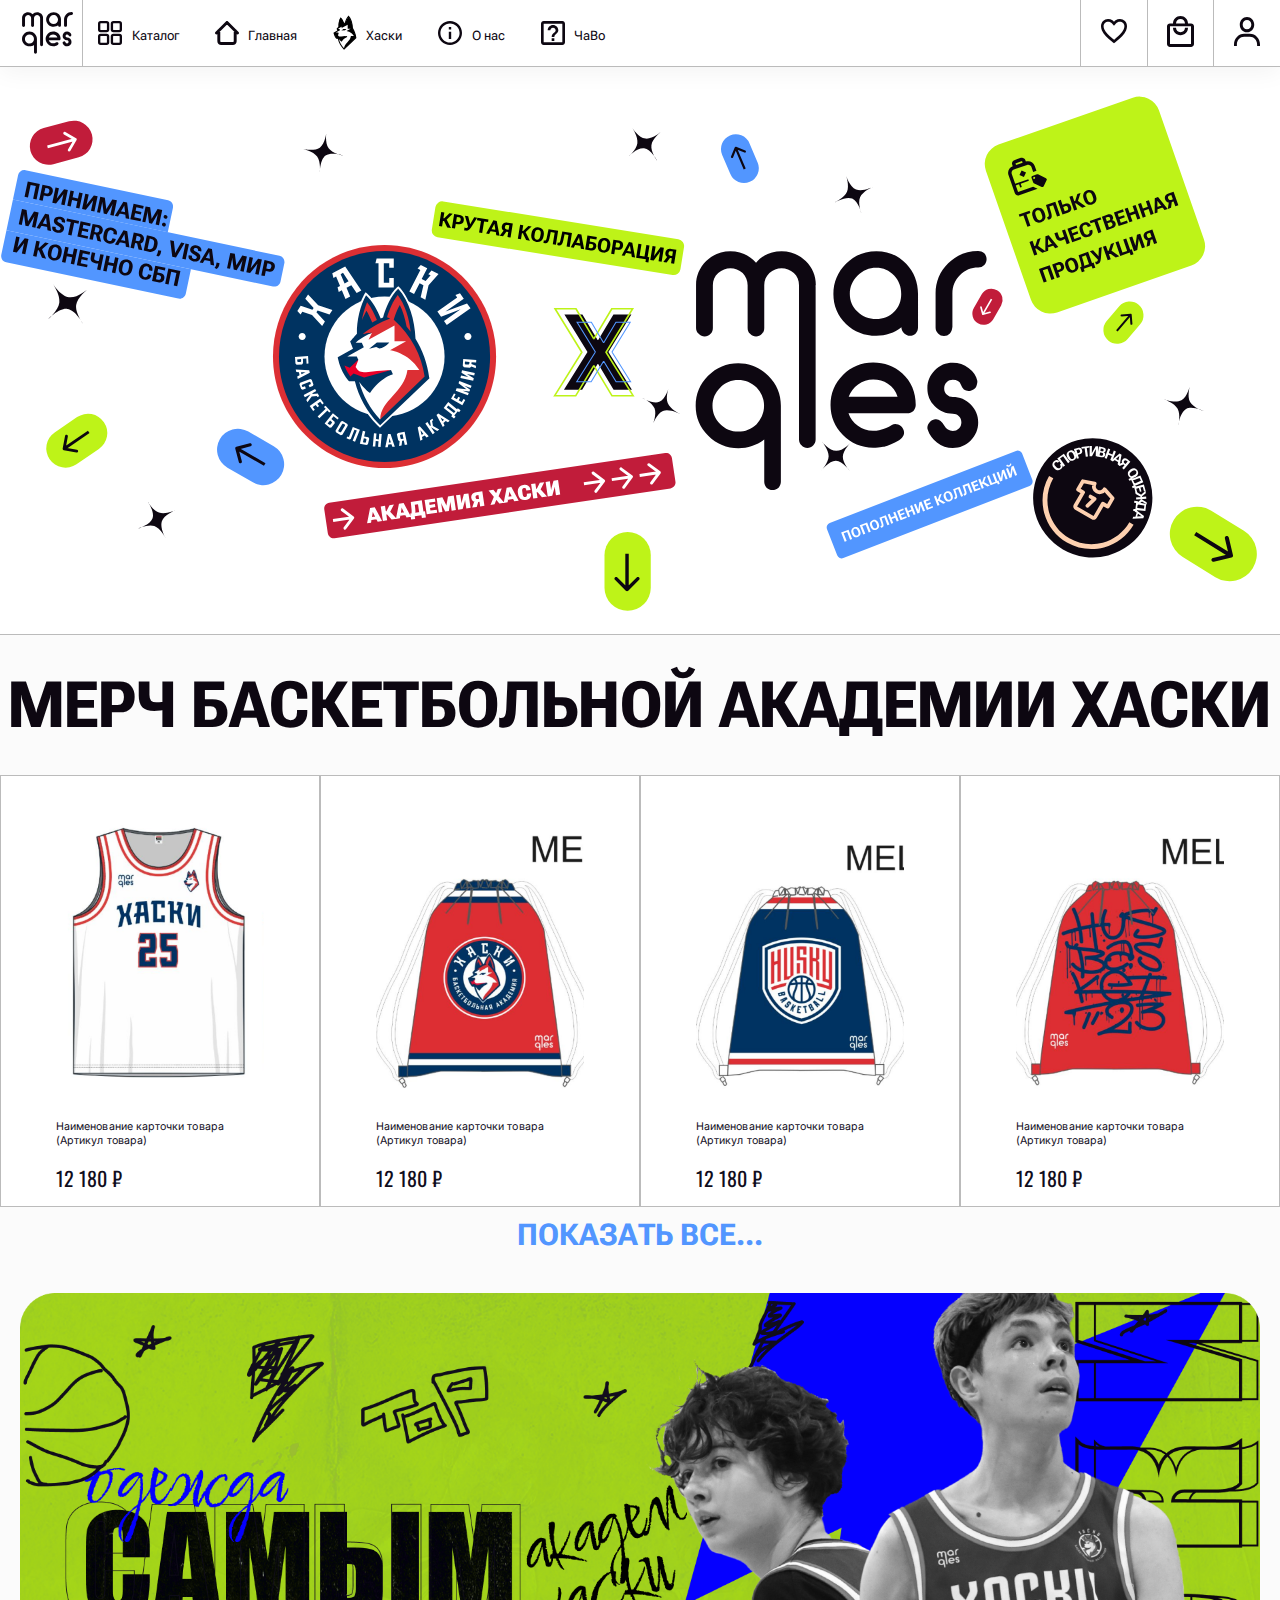
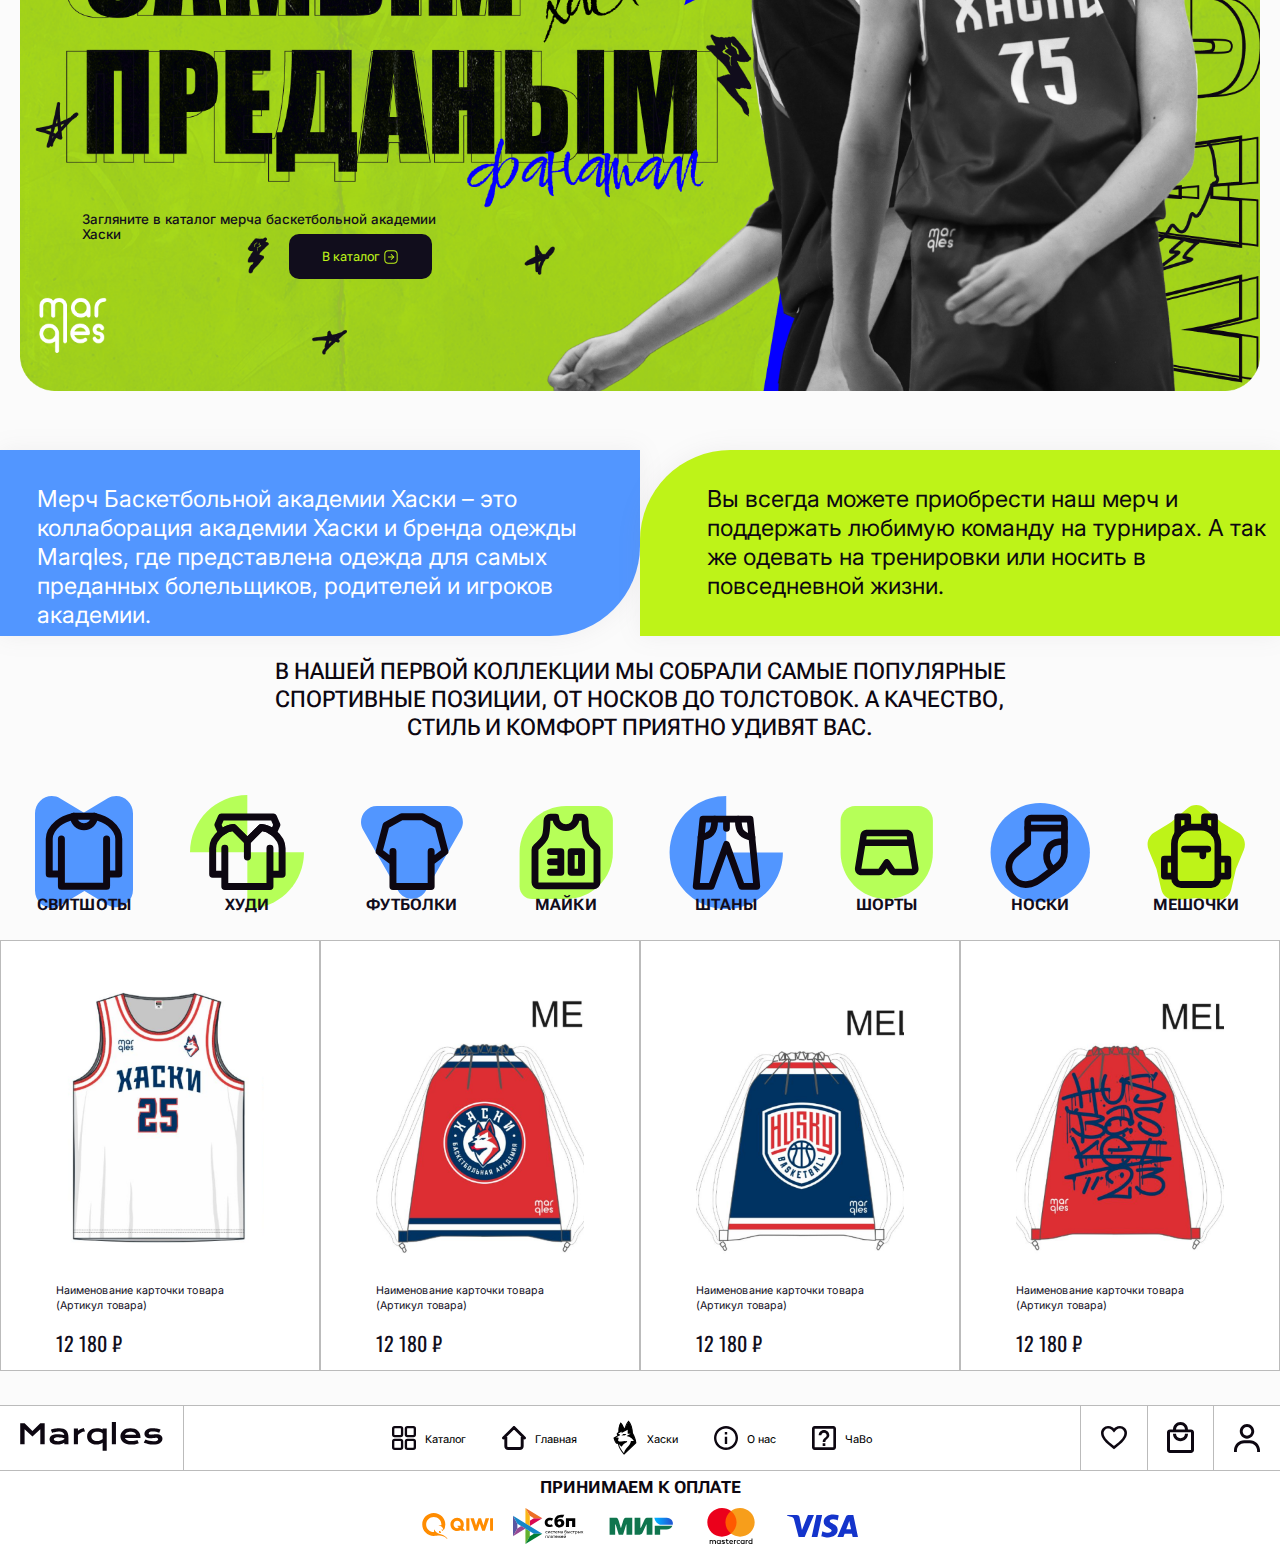
<file: husky.html>
<!DOCTYPE html>
<html lang="ru">

<head>
    <meta charset="UTF-8">
    <meta name="viewport" content="width=device-width, initial-scale=1.0">
    <title>Husky</title>
    <link rel="stylesheet" href="css/style.css">
    <link rel="stylesheet" href="fonts/stylesheet.css">
    <script src="https://ajax.googleapis.com/ajax/libs/jquery/3.6.4/jquery.min.js"></script>
</head>

<body>
    <div class="wrapper">
        <header class="header">
            <div class="header__container">
                <div class="header__nav-menu">
                    <div class="header__logo_wrapper">
                        <a class="header__logo" href="#">
                            <img class="logo__desctop" src="img/logo.svg" alt="logo">
                            <img class="logo__mobile" src="img/logo_mobile.svg" alt="logo">
                        </a>
                    </div>
                    <ul class="menu__list">
                        <li class="menu__item"><a href="catalog.html" class="menu__link"><img src="img/catalog.svg" alt="Каталог"
                                    class="menu__img"><span>Каталог</span></a></li>
                        <li class="menu__item"><a href="index.html" class="menu__link"><img src="img/home.svg" alt="Главная"
                                    class="menu__img"><span>Главная</span></a></li>
                        <li class="menu__item"><a href="husky.html" class="menu__link"><img src="img/husky_ico.svg" alt="Хаски"
                            class="menu__img"><span>Хаски</span></a></li>
                        <li class="menu__item"><a href="about.html" class="menu__link"><img src="img/about.svg" alt="О нас"
                                    class="menu__img"><span>О нас</span></a></li>
                        <li class="menu__item"><a href="question.html" class="menu__link"><img src="img/question.svg" alt="ЧаВо"
                                    class="menu__img"><span>ЧаВо</span></a></li>
                        <li class="menu__item_right"><a href="favourites.html" class="menu__link_right"><img src="img/like.svg"
                                    alt="like" class="menu__img"></a></li>
                        <li class="menu__item_right"><a href="order.html" class="menu__link_right"><img src="img/cart.svg"
                                    alt="cart" class="menu__img"></a></li>
                        <li class="menu__item_right"><a href="#" class="menu__link_right"><img src="img/user.svg"
                                    alt="user" class="menu__img"></a></li>
                    </ul>
                </div>
            </div>
        </header>
        <div class="main">
            <div class="husky__first">
                <div class="husky__first__container">
                    <img class="husky__first__background" src="img/husky_first.svg" alt="Husky">
                    <img src="img/husky_first_mobile.svg" alt="" class="husky__first__background_mobile">
                </div>
            </div>
            <div class="academy-husky">
                <div class="academy-husky__container product-block">
                    <div class="main__title">
                        Мерч Баскетбольной академии Хаски
                    </div>
                    <div class="academy-husky__main">
                        <div class="product__list">
                            <a class="product__item" href="productcard.html">
                                <div>
                                    <div class="product__item__wrap">
                                        <div class="product__image">
                                            <img src="img/product1.png" alt="Продукт">
                                        </div>
                                        <div class="product__title">
                                            Наименование карточки товара
                                        </div>
                                        <div class="product__article">
                                            (Артикул товара)
                                        </div>
                                        <div class="product__price">
                                            12 180 ₽
                                        </div>
                                    </div>
                                </div>
                            </a>                            
                            <a class="product__item" href="productcard.html">
                                <div>
                                    <div class="product__item__wrap">
                                        <div class="product__image">
                                            <img src="img/product2.png" alt="Продукт">
                                        </div>
                                        <div class="product__title">
                                            Наименование карточки товара
                                        </div>
                                        <div class="product__article">
                                            (Артикул товара)
                                        </div>
                                        <div class="product__price">
                                            12 180 ₽
                                        </div>
                                    </div>
                                </div>
                            </a>                            
                            <a class="product__item" href="productcard.html">
                                <div>
                                    <div class="product__item__wrap">
                                        <div class="product__image">
                                            <img src="img/product3.png" alt="Продукт">
                                        </div>
                                        <div class="product__title">
                                            Наименование карточки товара
                                        </div>
                                        <div class="product__article">
                                            (Артикул товара)
                                        </div>
                                        <div class="product__price">
                                            12 180 ₽
                                        </div>
                                    </div>
                                </div>
                            </a>                            
                            <a class="product__item" href="productcard.html">
                                <div>
                                    <div class="product__item__wrap">
                                        <div class="product__image">
                                            <img src="img/product4.png" alt="Продукт">
                                        </div>
                                        <div class="product__title">
                                            Наименование карточки товара
                                        </div>
                                        <div class="product__article">
                                            (Артикул товара)
                                        </div>
                                        <div class="product__price">
                                            12 180 ₽
                                        </div>
                                    </div>
                                </div>
                            </a>              
                        </div>
                        <div class="product__list" style="display: none; margin-left: -100%;">
                            <a class="product__item" href="productcard.html">
                                <div>
                                    <div class="product__item__wrap">
                                        <div class="product__image">
                                            <img src="img/product1.png" alt="Продукт">
                                        </div>
                                        <div class="product__title">
                                            Наименование карточки товара
                                        </div>
                                        <div class="product__article">
                                            (Артикул товара)
                                        </div>
                                        <div class="product__price">
                                            12 180 ₽
                                        </div>
                                    </div>
                                </div>
                            </a>                            
                            <a class="product__item" href="productcard.html">
                                <div>
                                    <div class="product__item__wrap">
                                        <div class="product__image">
                                            <img src="img/product2.png" alt="Продукт">
                                        </div>
                                        <div class="product__title">
                                            Наименование карточки товара
                                        </div>
                                        <div class="product__article">
                                            (Артикул товара)
                                        </div>
                                        <div class="product__price">
                                            12 180 ₽
                                        </div>
                                    </div>
                                </div>
                            </a>                            
                            <a class="product__item" href="productcard.html">
                                <div>
                                    <div class="product__item__wrap">
                                        <div class="product__image">
                                            <img src="img/product3.png" alt="Продукт">
                                        </div>
                                        <div class="product__title">
                                            Наименование карточки товара
                                        </div>
                                        <div class="product__article">
                                            (Артикул товара)
                                        </div>
                                        <div class="product__price">
                                            12 180 ₽
                                        </div>
                                    </div>
                                </div>
                            </a>                            
                            <a class="product__item" href="productcard.html">
                                <div>
                                    <div class="product__item__wrap">
                                        <div class="product__image">
                                            <img src="img/product4.png" alt="Продукт">
                                        </div>
                                        <div class="product__title">
                                            Наименование карточки товара
                                        </div>
                                        <div class="product__article">
                                            (Артикул товара)
                                        </div>
                                        <div class="product__price">
                                            12 180 ₽
                                        </div>
                                    </div>
                                </div>
                            </a>              
                        </div>
                        <div class="product__list" style="display: none; margin-right: -100%;">
                            <a class="product__item" href="productcard.html">
                                <div>
                                    <div class="product__item__wrap">
                                        <div class="product__image">
                                            <img src="img/product1.png" alt="Продукт">
                                        </div>
                                        <div class="product__title">
                                            Наименование карточки товара
                                        </div>
                                        <div class="product__article">
                                            (Артикул товара)
                                        </div>
                                        <div class="product__price">
                                            12 180 ₽
                                        </div>
                                    </div>
                                </div>
                            </a>                            
                            <a class="product__item" href="productcard.html">
                                <div>
                                    <div class="product__item__wrap">
                                        <div class="product__image">
                                            <img src="img/product2.png" alt="Продукт">
                                        </div>
                                        <div class="product__title">
                                            Наименование карточки товара
                                        </div>
                                        <div class="product__article">
                                            (Артикул товара)
                                        </div>
                                        <div class="product__price">
                                            12 180 ₽
                                        </div>
                                    </div>
                                </div>
                            </a>                            
                            <a class="product__item" href="productcard.html">
                                <div>
                                    <div class="product__item__wrap">
                                        <div class="product__image">
                                            <img src="img/product3.png" alt="Продукт">
                                        </div>
                                        <div class="product__title">
                                            Наименование карточки товара
                                        </div>
                                        <div class="product__article">
                                            (Артикул товара)
                                        </div>
                                        <div class="product__price">
                                            12 180 ₽
                                        </div>
                                    </div>
                                </div>
                            </a>                            
                            <a class="product__item" href="productcard.html">
                                <div>
                                    <div class="product__item__wrap">
                                        <div class="product__image">
                                            <img src="img/product4.png" alt="Продукт">
                                        </div>
                                        <div class="product__title">
                                            Наименование карточки товара
                                        </div>
                                        <div class="product__article">
                                            (Артикул товара)
                                        </div>
                                        <div class="product__price">
                                            12 180 ₽
                                        </div>
                                    </div>
                                </div>
                            </a>              
                        </div>
                    </div>
                    <div class="product__header">
                        <button class="product__show-more">показать ВСЕ...</button>
                        <button class="product__show-more product__show-more__mobile">
                            <img src="img/mobile_arrow.svg" alt="">
                        </button>
                    </div>
                </div>
            </div>
            <div class="academy academy__husky_mobile">
                <div class="academy__container academy__container_padding">
                    <div class="academy__banner">
                        <div class="academy__banner__img">
                            <img src="img/academy_banner.png" alt="">
                            <div class="academy__banner__content">
                                <div class="academy__banner__text">
                                    Загляните в каталог мерча баскетбольной
                                    академии Хаски
                                </div>
                                <a href="#" class="banner__link">
                                    В каталог
                                    <svg width="24" height="24" viewBox="0 0 24 24" fill="none"
                                        xmlns="http://www.w3.org/2000/svg">
                                        <path fill-rule="evenodd" clip-rule="evenodd"
                                            d="M7.916 3.5C5.233 3.5 3.5 5.135 3.5 7.665V16.334C3.5 18.864 5.233 20.5 7.916 20.5H16.084C18.767 20.5 20.5 18.864 20.5 16.334V7.665C20.5 5.135 18.767 3.5 16.084 3.5H7.916ZM16.084 22H7.916C4.378 22 2 19.723 2 16.334V7.665C2 4.276 4.378 2 7.916 2H16.084C19.622 2 22 4.276 22 7.665V16.334C22 19.723 19.622 22 16.084 22Z"
                                            fill="#BEF318" />
                                        <path fill-rule="evenodd" clip-rule="evenodd"
                                            d="M16.0861 12.75H7.91406C7.50006 12.75 7.16406 12.414 7.16406 12C7.16406 11.586 7.50006 11.25 7.91406 11.25H16.0861C16.5001 11.25 16.8361 11.586 16.8361 12C16.8361 12.414 16.5001 12.75 16.0861 12.75Z"
                                            fill="#BEF318" />
                                        <path fill-rule="evenodd" clip-rule="evenodd"
                                            d="M12.3221 16.4977C12.1301 16.4977 11.9371 16.4247 11.7911 16.2767C11.4991 15.9827 11.5001 15.5087 11.7931 15.2167L15.0231 11.9997L11.7931 8.7827C11.5001 8.4907 11.4991 8.0167 11.7911 7.7227C12.0831 7.4287 12.5571 7.4287 12.8511 7.7207L16.6151 11.4687C16.7571 11.6087 16.8361 11.8007 16.8361 11.9997C16.8361 12.1987 16.7571 12.3907 16.6151 12.5307L12.8511 16.2787C12.7051 16.4247 12.5131 16.4977 12.3221 16.4977Z"
                                            fill="#BEF318" />
                                    </svg>
                                </a>
                            </div>
                        </div>
                        
                    </div>
                </div>
            </div>
            <div class="husky-info">
                <div class="husky-info__container">
                    <div class="husky-info_left">
                        Мерч Баскетбольной академии Хаски – это коллаборация академии Хаски и бренда одежды Marqles, где
                        представлена одежда для самых преданных болельщиков, родителей и игроков академии.
                    </div>
                    <div class="husky-info_right">
                        Вы всегда можете приобрести наш мерч и поддержать любимую команду на турнирах.
                        А так же одевать на тренировки или носить в повседневной жизни.
                    </div>
                </div>
            </div>
            <div class="husky-catalog">
                <div class="husky-catalog__container">
                    <div class="husky-catalog__header">
                        В нашей первой коллекции мы собрали самые популярные спортивные позиции, от носков до толстовок. А качество, стиль и комфорт приятно удивят Вас. 
                    </div>
                    <div class="husky-catalog__category">
                        <ul class="product-categories__list">
                            <li class="product-categories__item">
                                <div class="product-categories__img-wrapper">
                                    <img src="img/category1.svg" alt="">
                                </div>
                                <div class="product-categories__text">
                                    свитшоты
                                </div>
                            </li>
                            <li class="product-categories__item">
                                <div class="product-categories__img-wrapper">
                                    <img src="img/category2.svg" alt="">
                                </div>
                                <div class="product-categories__text">
                                    ХУДИ
                                </div>
                            </li>
                            <li class="product-categories__item">
                                <div class="product-categories__img-wrapper">
                                    <img src="img/category3.svg" alt="">
                                </div>
                                <div class="product-categories__text">
                                    ФУТБОЛКИ
                                </div>
                            </li>
                            <li class="product-categories__item">
                                <div class="product-categories__img-wrapper">
                                    <img src="img/category4.svg" alt="">
                                </div>
                                <div class="product-categories__text">
                                    МАЙКИ
                                </div>
                            </li>
                            <li class="product-categories__item">
                                <div class="product-categories__img-wrapper">
                                    <img src="img/category5.svg" alt="">
                                </div>
                                <div class="product-categories__text">
                                    ШТАНЫ
                                </div>
                            </li>
                            <li class="product-categories__item">
                                <div class="product-categories__img-wrapper">
                                    <img src="img/category6.svg" alt="">
                                </div>
                                <div class="product-categories__text">
                                    ШОРТЫ
                                </div>
                            </li>
                            <li class="product-categories__item">
                                <div class="product-categories__img-wrapper">
                                    <img src="img/category7.svg" alt="">
                                </div>
                                <div class="product-categories__text">
                                    НОСКИ
                                </div>
                            </li>
                            <li class="product-categories__item">
                                <div class="product-categories__img-wrapper">
                                    <img src="img/category8.svg" alt="">
                                </div>
                                <div class="product-categories__text">
                                    МЕШОЧКИ
                                </div>
                            </li>
                        </ul>
                    </div>                    
                    <div class="husky-categoryes__main">
                        <div class="product__list">
                            <a class="product__item" href="productcard.html">
                                <div>
                                    <div class="product__item__wrap">
                                        <div class="product__image">
                                            <img src="img/product1.png" alt="Продукт">
                                        </div>
                                        <div class="product__title">
                                            Наименование карточки товара
                                        </div>
                                        <div class="product__article">
                                            (Артикул товара)
                                        </div>
                                        <div class="product__price">
                                            12 180 ₽
                                        </div>
                                    </div>
                                </div>
                            </a>                            
                            <a class="product__item" href="productcard.html">
                                <div>
                                    <div class="product__item__wrap">
                                        <div class="product__image">
                                            <img src="img/product2.png" alt="Продукт">
                                        </div>
                                        <div class="product__title">
                                            Наименование карточки товара
                                        </div>
                                        <div class="product__article">
                                            (Артикул товара)
                                        </div>
                                        <div class="product__price">
                                            12 180 ₽
                                        </div>
                                    </div>
                                </div>
                            </a>                            
                            <a class="product__item" href="productcard.html">
                                <div>
                                    <div class="product__item__wrap">
                                        <div class="product__image">
                                            <img src="img/product3.png" alt="Продукт">
                                        </div>
                                        <div class="product__title">
                                            Наименование карточки товара
                                        </div>
                                        <div class="product__article">
                                            (Артикул товара)
                                        </div>
                                        <div class="product__price">
                                            12 180 ₽
                                        </div>
                                    </div>
                                </div>
                            </a>                            
                            <a class="product__item" href="productcard.html">
                                <div>
                                    <div class="product__item__wrap">
                                        <div class="product__image">
                                            <img src="img/product4.png" alt="Продукт">
                                        </div>
                                        <div class="product__title">
                                            Наименование карточки товара
                                        </div>
                                        <div class="product__article">
                                            (Артикул товара)
                                        </div>
                                        <div class="product__price">
                                            12 180 ₽
                                        </div>
                                    </div>
                                </div>
                            </a>              
                        </div>
                        
                    </div>
                </div>
            </div>
        </div>
        <footer class="footer">
            <div class="footer-navigation">
                <div class="footer-navigation__container">
                    <div class="footer-navigation__nav-menu">
                        <div class="footer-navigation__logo_wrapper">
                            <a class="footer-navigation__logo" href="#">
                                <img class="footer_logo__desctop" src="img/footer_logo.svg" alt="logo">
                                <img class="footer_logo__mobile" src="img/logo_mobile.svg" alt="logo">
                            </a>
                        </div>
                        <ul class="footer__menu__list">
                            <li class="footer__menu__item"><a href="catalog.html" class="footer__menu__link"><img
                                        src="img/catalog.svg" alt="Каталог"
                                        class="footer__menu__img"><span>Каталог</span></a></li>
                            <li class="footer__menu__item"><a href="index.html" class="footer__menu__link"><img
                                        src="img/home.svg" alt="Главная"
                                        class="footer__menu__img"><span>Главная</span></a></li>
                            <li class="footer__menu__item"><a href="husky.html" class="footer__menu__link"><img
                                        src="img/husky_ico.svg" alt="Хаски"
                                        class="footer__menu__img"><span>Хаски</span></a></li>
                            <li class="footer__menu__item"><a href="about.html" class="footer__menu__link"><img
                                        src="img/about.svg" alt="О нас" class="footer__menu__img"><span>О нас</span></a>
                            </li>
                            <li class="footer__menu__item"><a href="question.html" class="footer__menu__link"><img
                                        src="img/question.svg" alt="ЧаВо"
                                        class="footer__menu__img"><span>ЧаВо</span></a></li>
                            <li class="footer__menu__item_right"><a href="favourites.html" class="footer__menu__link_right"><img
                                        src="img/like.svg" alt="like" class="footer__menu__img"></a></li>
                            <li class="footer__menu__item_right"><a href="order.html" class="footer__menu__link_right"><img
                                        src="img/cart.svg" alt="cart" class="footer__menu__img"></a></li>
                            <li class="footer__menu__item_right"><a href="#" class="footer__menu__link_right"><img
                                        src="img/user.svg" alt="user" class="footer__menu__img"></a></li>
                        </ul>
                    </div>
                </div>
            </div>
            <div class="payment-types">
                <div class="payment-types__title">
                    ПРИНИМАЕМ К ОПЛАТЕ
                </div>
                <div class="payment-types__main">
                    <img src="img/QIWI_logo.svg" alt="">
                    <img src="img/СБП_логотип.svg" alt="">
                    <img src="img/Mir-logo.SVG.svg" alt="">
                    <img src="img/Mastercard-logo.svg" alt="">
                    <img src="img/Visa_2021.svg" alt="">
                </div>
            </div>
        </footer>
    </div>
    <script src="js/main.js"></script>
</body>

</html>
</file>
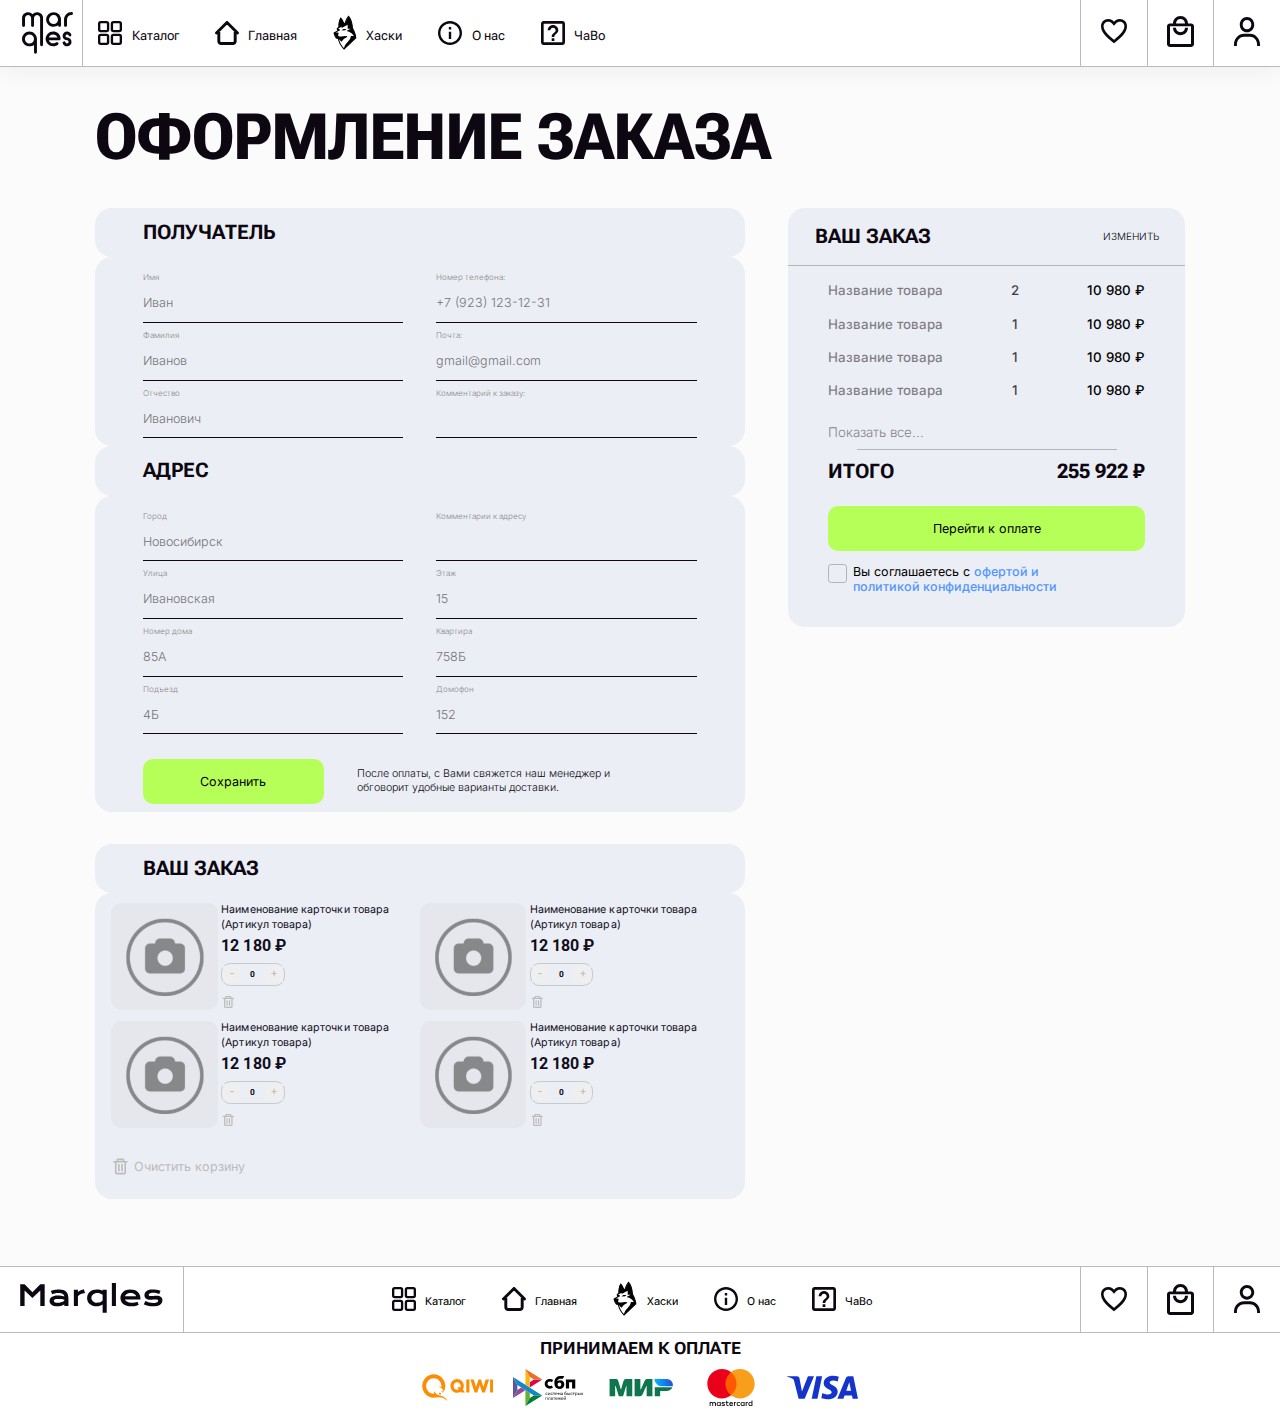
<file: order.html>
<!DOCTYPE html>
<html lang="en">

<head>
    <meta charset="UTF-8">
    <meta name="viewport" content="width=device-width, initial-scale=1.0">
    <title>Оформление заказа</title>
    <link rel="stylesheet" href="css/style.css">
    <script src="https://ajax.googleapis.com/ajax/libs/jquery/3.6.4/jquery.min.js"></script>
</head>

<body>
    <div class="wrapper">
        <header class="header">
            <div class="header__container">
                <div class="header__nav-menu">
                    <div class="header__logo_wrapper">
                        <a class="header__logo" href="#">
                            <img class="logo__desctop" src="img/logo.svg" alt="logo">
                            <img class="logo__mobile" src="img/logo_mobile.svg" alt="logo">
                        </a>
                    </div>
                    <ul class="menu__list">
                        <li class="menu__item"><a href="catalog.html" class="menu__link"><img src="img/catalog.svg" alt="Каталог"
                                    class="menu__img"><span>Каталог</span></a></li>
                        <li class="menu__item"><a href="index.html" class="menu__link"><img src="img/home.svg" alt="Главная"
                                    class="menu__img"><span>Главная</span></a></li>
                        <li class="menu__item"><a href="husky.html" class="menu__link"><img src="img/husky_ico.svg" alt="Хаски"
                            class="menu__img"><span>Хаски</span></a></li>
                        <li class="menu__item"><a href="about.html" class="menu__link"><img src="img/about.svg" alt="О нас"
                                    class="menu__img"><span>О нас</span></a></li>
                        <li class="menu__item"><a href="question.html" class="menu__link"><img src="img/question.svg" alt="ЧаВо"
                                    class="menu__img"><span>ЧаВо</span></a></li>
                        <li class="menu__item_right"><a href="favourites.html" class="menu__link_right"><img src="img/like.svg"
                                    alt="like" class="menu__img"></a></li>
                        <li class="menu__item_right"><a href="order.html" class="menu__link_right"><img src="img/cart.svg"
                                    alt="cart" class="menu__img"></a></li>
                        <li class="menu__item_right"><a href="#" class="menu__link_right"><img src="img/user.svg"
                                    alt="user" class="menu__img"></a></li>
                    </ul>
                </div>
            </div>
        </header>
        <div class="main">
            <div class="order">
                <div class="order__container">
                    <div class="favourites__header">
                        <div class="favourites__title">
                            ОФОРМЛЕНИЕ ЗАКАЗА
                        </div>
                    </div>
                    <div class="order__main">
                        <div class="order__left">
                            <div class="order__form">
                                <div class="order__form__title">
                                    получатель
                                </div>
                                <div class="data__form">
                                    <form action="">
                                        <div class="data__form__left">
                                            <div class="form__item">
                                                <label for="recipient-name">Имя</label>
                                                <input type="text" id="recipient-name" placeholder="Иван"
                                                    name="recipient-name" required>
                                            </div>
                                            <div class="form__item">
                                                <label for="recipient-last-name">Фамилия</label>
                                                <input type="text" id="recipient-last-name" placeholder="Иванов"
                                                    name="recipient-last-name" required>
                                            </div>
                                            <div class="form__item">
                                                <label for="recipient-middle-name">Отчество</label>
                                                <input type="text" id="recipient-middle-name" placeholder="Иванович"
                                                    name="recipient-middle-name">
                                            </div>
                                        </div>
                                        <div class="data__form__right">
                                            <div class="form__item">
                                                <label for="recipient-phone">Номер телефона:</label>
                                                <input type="tel" id="recipient-phone" placeholder="+7 (923) 123-12-31"
                                                    name="recipient-phone" required>
                                            </div>
                                            <div class="form__item">
                                                <label for="recipient-email">Почта:</label>
                                                <input type="email" id="recipient-email" placeholder="gmail@gmail.com"
                                                    name="recipient-email" required>
                                            </div>
                                            <div class="form__item">
                                                <label for="order-comment">Комментарий к заказу:</label>
                                                <input type="text" id="order-comment" placeholder=""
                                                    name="order-comment">
                                            </div>
                                        </div>
                                    </form>
                                </div>
                                <div class="order__form__title">
                                    Адрес
                                </div>
                                <div class="address__form">
                                    <form action="">
                                        <div class="address__form__left">
                                            <div class="form__item">
                                                <label for="city">Город</label>
                                                <input type="text" id="city" placeholder="Новосибирск" name="city"
                                                    required>
                                            </div>
                                            <div class="form__item">
                                                <label for="street">Улица</label>
                                                <input type="text" id="street" placeholder="Ивановская" name="street"
                                                    required>
                                            </div>
                                            <div class="form__item">
                                                <label for="house-number">Номер дома</label>
                                                <input type="text" id="house-number" placeholder="85А"
                                                    name="house-number" required>
                                            </div>
                                            <div class="form__item">
                                                <label for="entrance">Подъезд</label>
                                                <input type="text" id="entrance" placeholder="4Б" name="entrance">
                                            </div>
                                        </div>
                                        <div class="address__form__right">
                                            <div class="form__item">
                                                <label for="address-comments">Комментарии к адресу</label>
                                                <input type="text" id="address-comments" name="address-comments">
                                            </div>
                                            <div class="form__item">
                                                <label for="floor">Этаж</label>
                                                <input type="text" id="floor" placeholder="15" name="floor">
                                            </div>
                                            <div class="form__item">
                                                <label for="apartment">Квартира</label>
                                                <input type="text" id="apartment" placeholder="758Б" name="apartment">
                                            </div>
                                            <div class="form__item">
                                                <label for="intercom">Домофон</label>
                                                <input type="text" id="intercom" placeholder="152" name="intercom">
                                            </div>
                                        </div>
                                    </form>
                                    <div class="button__form__wrapper">
                                        <button id="submit-button" type="button">Сохранить</button>
                                        <div class="button__form__text">
                                            После оплаты, с Вами свяжется наш менеджер
                                            и обговорит удобные варианты доставки.
                                        </div>
                                    </div>
                                </div>
                            </div>
                            <div class="button__form__text button__form__text__mobile">
                                После оплаты, с Вами свяжется наш менеджер
                                и обговорит удобные варианты доставки.
                            </div>
                            <div class="your__order__mobile">
                                <div class="your__order">
                                    <div class="your__order__header">
                                        <div class="your__order__title">
                                            ваш заказ
                                        </div>
                                        <a class="your__order__settings" href="">
                                            Изменить
                                        </a>
                                    </div>
                                    <div class="order__product__list">
                                        <div class="order__product__item">
                                            <span class="order__product__name">Название товара</span>
                                            <span class="order__product__quantity">2</span>
                                            <span class="order__product__price">10 980 ₽</span>
                                        </div>
                                        <div class="order__product__item">
                                            <span class="order__product__name">Название товара</span>
                                            <span class="order__product__quantity">1</span>
                                            <span class="order__product__price">10 980 ₽</span>
                                        </div>
                                        <div class="order__product__item">
                                            <span class="order__product__name">Название товара</span>
                                            <span class="order__product__quantity">1</span>
                                            <span class="order__product__price">10 980 ₽</span>
                                        </div>
                                        <div class="order__product__item">
                                            <span class="order__product__name">Название товара</span>
                                            <span class="order__product__quantity">1</span>
                                            <span class="order__product__price">10 980 ₽</span>
                                        </div>
                                        <div class="order__product__item">
                                            <span class="order__product__name">Название товара</span>
                                            <span class="order__product__quantity">1</span>
                                            <span class="order__product__price">10 980 ₽</span>
                                        </div>
                                        <div class="order__product__item">
                                            <span class="order__product__name">Название товара</span>
                                            <span class="order__product__quantity">1</span>
                                            <span class="order__product__price">10 980 ₽</span>
                                        </div>
                                    </div>
                                    <button class="order__show__all" id="show-all-button">Показать все...</button>
                                    <div class="line"></div>
                                    <div class="order__total__price">
                                        <div class="totla__price__subtitle">
                                            ИТОГО
                                        </div>
                                        <div class="total__price__price">
                                            255 922 ₽
                                        </div>
                                    </div>
                                    <div class="paymet__button__wrap">
                                        <a class="paymet__button" href="">
                                            Перейти к оплате
                                        </a>
                                    </div>

                                    <div class="order__offerta">
                                        <input type="checkbox" class="custom-checkbox" id="oferta" name="oferta"
                                            value="yes">
                                        <label for="oferta">Вы соглашаетесь с <a class="offerta__link" href="">офертой
                                                и политикой конфиденциальности</a></label>
                                    </div>
                                </div>
                            </div>
                            <div class="user__oreder">
                                <div class="order__form__title">
                                    ВАШ ЗАКАЗ
                                </div>
                                <div class="user__oreder__content">
                                    <div class="content__container">
                                        <div class="user__oreder__item">
                                            <div class="user__oreder__img">
                                                <img src="img/order_item.svg" alt="">
                                            </div>
                                            <div class="user__oreder__info">
                                                <div class="user__oreder__title">
                                                    Наименование карточки товара
                                                </div>
                                                <div class="user__oreder__article">
                                                    (Артикул товара)
                                                </div>
                                                <div class="user__oreder__price">
                                                    12 180 ₽
                                                </div>
                                                <div class="user__order__wrap">
                                                    <form id='myform2' method='POST' action='#'>
                                                        <input type='button' value='-' class='qtyminus' field='quantity' />
                                                        <input type='text' name='quantity' value='0' class='qty' />
                                                        <input type='button' value='+' class='qtyplus' field='quantity' />
                                                    </form>
                                                    <a class="order__delete" href="">
                                                        <svg width="22" height="22" viewBox="0 0 22 22" fill="none"
                                                            xmlns="http://www.w3.org/2000/svg">
                                                            <path
                                                                d="M15.5303 20.0973H6.39525C5.38621 20.0973 4.56823 19.2794 4.56823 18.2703V6.3947H2.74121V4.56768H6.39525V3.65417C6.39525 2.64513 7.21323 1.82715 8.22227 1.82715H13.7033C14.7124 1.82715 15.5303 2.64513 15.5303 3.65417V4.56768H19.1844V6.3947H17.3574V18.2703C17.3574 19.2794 16.5394 20.0973 15.5303 20.0973ZM6.39525 6.3947V18.2703H15.5303V6.3947H6.39525ZM8.22227 3.65417V4.56768H13.7033V3.65417H8.22227ZM13.7033 16.4433H11.8763V8.22172H13.7033V16.4433ZM10.0493 16.4433H8.22227V8.22172H10.0493V16.4433Z"
                                                                fill="#BBBBBB" />
                                                        </svg>
                                                    </a>
                                                </div>
                                                
                                            </div>
                                        </div>
                                        <div class="user__oreder__item">
                                            <div class="user__oreder__img">
                                                <img src="img/order_item.svg" alt="">
                                            </div>
                                            <div class="user__oreder__info">
                                                <div class="user__oreder__title">
                                                    Наименование карточки товара
                                                </div>
                                                <div class="user__oreder__article">
                                                    (Артикул товара)
                                                </div>
                                                <div class="user__oreder__price">
                                                    12 180 ₽
                                                </div>
                                                <div class="user__order__wrap">
                                                    <form id='myform2' method='POST' action='#'>
                                                        <input type='button' value='-' class='qtyminus' field='quantity' />
                                                        <input type='text' name='quantity' value='0' class='qty' />
                                                        <input type='button' value='+' class='qtyplus' field='quantity' />
                                                    </form>
                                                    <a class="order__delete" href="">
                                                        <svg width="22" height="22" viewBox="0 0 22 22" fill="none"
                                                            xmlns="http://www.w3.org/2000/svg">
                                                            <path
                                                                d="M15.5303 20.0973H6.39525C5.38621 20.0973 4.56823 19.2794 4.56823 18.2703V6.3947H2.74121V4.56768H6.39525V3.65417C6.39525 2.64513 7.21323 1.82715 8.22227 1.82715H13.7033C14.7124 1.82715 15.5303 2.64513 15.5303 3.65417V4.56768H19.1844V6.3947H17.3574V18.2703C17.3574 19.2794 16.5394 20.0973 15.5303 20.0973ZM6.39525 6.3947V18.2703H15.5303V6.3947H6.39525ZM8.22227 3.65417V4.56768H13.7033V3.65417H8.22227ZM13.7033 16.4433H11.8763V8.22172H13.7033V16.4433ZM10.0493 16.4433H8.22227V8.22172H10.0493V16.4433Z"
                                                                fill="#BBBBBB" />
                                                        </svg>
                                                    </a>
                                                </div>
                                            </div>
                                        </div>
                                        <div class="user__oreder__item">
                                            <div class="user__oreder__img">
                                                <img src="img/order_item.svg" alt="">
                                            </div>
                                            <div class="user__oreder__info">
                                                <div class="user__oreder__title">
                                                    Наименование карточки товара
                                                </div>
                                                <div class="user__oreder__article">
                                                    (Артикул товара)
                                                </div>
                                                <div class="user__oreder__price">
                                                    12 180 ₽
                                                </div>
                                                <div class="user__order__wrap">
                                                    <form id='myform2' method='POST' action='#'>
                                                        <input type='button' value='-' class='qtyminus' field='quantity' />
                                                        <input type='text' name='quantity' value='0' class='qty' />
                                                        <input type='button' value='+' class='qtyplus' field='quantity' />
                                                    </form>
                                                    <a class="order__delete" href="">
                                                        <svg width="22" height="22" viewBox="0 0 22 22" fill="none"
                                                            xmlns="http://www.w3.org/2000/svg">
                                                            <path
                                                                d="M15.5303 20.0973H6.39525C5.38621 20.0973 4.56823 19.2794 4.56823 18.2703V6.3947H2.74121V4.56768H6.39525V3.65417C6.39525 2.64513 7.21323 1.82715 8.22227 1.82715H13.7033C14.7124 1.82715 15.5303 2.64513 15.5303 3.65417V4.56768H19.1844V6.3947H17.3574V18.2703C17.3574 19.2794 16.5394 20.0973 15.5303 20.0973ZM6.39525 6.3947V18.2703H15.5303V6.3947H6.39525ZM8.22227 3.65417V4.56768H13.7033V3.65417H8.22227ZM13.7033 16.4433H11.8763V8.22172H13.7033V16.4433ZM10.0493 16.4433H8.22227V8.22172H10.0493V16.4433Z"
                                                                fill="#BBBBBB" />
                                                        </svg>
                                                    </a>
                                                </div>
                                            </div>
                                        </div>
                                        <div class="user__oreder__item">
                                            <div class="user__oreder__img">
                                                <img src="img/order_item.svg" alt="">
                                            </div>
                                            <div class="user__oreder__info">
                                                <div class="user__oreder__title">
                                                    Наименование карточки товара
                                                </div>
                                                <div class="user__oreder__article">
                                                    (Артикул товара)
                                                </div>
                                                <div class="user__oreder__price">
                                                    12 180 ₽
                                                </div>
                                                <div class="user__order__wrap">
                                                    <form id='myform2' method='POST' action='#'>
                                                        <input type='button' value='-' class='qtyminus' field='quantity' />
                                                        <input type='text' name='quantity' value='0' class='qty' />
                                                        <input type='button' value='+' class='qtyplus' field='quantity' />
                                                    </form>
                                                    <a class="order__delete" href="">
                                                        <svg width="22" height="22" viewBox="0 0 22 22" fill="none"
                                                            xmlns="http://www.w3.org/2000/svg">
                                                            <path
                                                                d="M15.5303 20.0973H6.39525C5.38621 20.0973 4.56823 19.2794 4.56823 18.2703V6.3947H2.74121V4.56768H6.39525V3.65417C6.39525 2.64513 7.21323 1.82715 8.22227 1.82715H13.7033C14.7124 1.82715 15.5303 2.64513 15.5303 3.65417V4.56768H19.1844V6.3947H17.3574V18.2703C17.3574 19.2794 16.5394 20.0973 15.5303 20.0973ZM6.39525 6.3947V18.2703H15.5303V6.3947H6.39525ZM8.22227 3.65417V4.56768H13.7033V3.65417H8.22227ZM13.7033 16.4433H11.8763V8.22172H13.7033V16.4433ZM10.0493 16.4433H8.22227V8.22172H10.0493V16.4433Z"
                                                                fill="#BBBBBB" />
                                                        </svg>
                                                    </a>
                                                </div>
                                            </div>
                                        </div>
                                    </div>
                                    <div class="order__delete__button">
                                        <a href="">
                                            <svg width="29" height="29" viewBox="0 0 29 29" fill="none"
                                                xmlns="http://www.w3.org/2000/svg">
                                                <path
                                                    d="M20.1485 26.0732H8.29717C6.98811 26.0732 5.92691 25.012 5.92691 23.703V8.29627H3.55664V5.926H8.29717V4.74087C8.29717 3.43181 9.35837 2.37061 10.6674 2.37061H17.7782C19.0873 2.37061 20.1485 3.43181 20.1485 4.74087V5.926H24.889V8.29627H22.5188V23.703C22.5188 25.012 21.4576 26.0732 20.1485 26.0732ZM8.29717 8.29627V23.703H20.1485V8.29627H8.29717ZM10.6674 4.74087V5.926H17.7782V4.74087H10.6674ZM17.7782 21.3327H15.408V10.6665H17.7782V21.3327ZM13.0377 21.3327H10.6674V10.6665H13.0377V21.3327Z"
                                                    fill="#BBBBBB" />
                                            </svg>
                                            Очистить корзину
                                        </a>
                                    </div>
                                </div>
                            </div>
                        </div>
                        <div class="order__right">
                            <div class="your__order">
                                <div class="your__order__header">
                                    <div class="your__order__title">
                                        ваш заказ
                                    </div>
                                    <a class="your__order__settings" href="">
                                        Изменить
                                    </a>
                                </div>
                                <div class="order__product__list">
                                    <div class="order__product__item">
                                        <span class="order__product__name">Название товара</span>
                                        <span class="order__product__quantity">2</span>
                                        <span class="order__product__price">10 980 ₽</span>
                                    </div>
                                    <div class="order__product__item">
                                        <span class="order__product__name">Название товара</span>
                                        <span class="order__product__quantity">1</span>
                                        <span class="order__product__price">10 980 ₽</span>
                                    </div>
                                    <div class="order__product__item">
                                        <span class="order__product__name">Название товара</span>
                                        <span class="order__product__quantity">1</span>
                                        <span class="order__product__price">10 980 ₽</span>
                                    </div>
                                    <div class="order__product__item">
                                        <span class="order__product__name">Название товара</span>
                                        <span class="order__product__quantity">1</span>
                                        <span class="order__product__price">10 980 ₽</span>
                                    </div>
                                    <!-- <div class="order__product__item">
                                        <span class="order__product__name">Название товара</span>
                                        <span class="order__product__quantity">1</span>
                                        <span class="order__product__price">10 980 ₽</span>
                                    </div>
                                    <div class="order__product__item">
                                        <span class="order__product__name">Название товара</span>
                                        <span class="order__product__quantity">1</span>
                                        <span class="order__product__price">10 980 ₽</span>
                                    </div> -->
                                </div>
                                <button class="order__show__all" id="show-all-button">Показать все...</button>
                                <div class="line"></div>
                                <div class="order__total__price">
                                    <div class="totla__price__subtitle">
                                        ИТОГО
                                    </div>
                                    <div class="total__price__price">
                                        255 922 ₽
                                    </div>
                                </div>

                                <div class="paymet__button__wrap">
                                    <a class="paymet__button" href="">
                                        Перейти к оплате
                                    </a>
                                </div>
                                <div class="order__offerta">
                                    <input type="checkbox" class="custom-checkbox" id="oferta" name="oferta"
                                        value="yes">
                                    <label for="oferta">Вы соглашаетесь с <a class="offerta__link" href="">офертой
                                            и политикой конфиденциальности</a></label>
                                </div>
                            </div>
                        </div>
                    </div>
                </div>
            </div>
        </div>
        <footer class="footer">
            <div class="footer-navigation">
                <div class="footer-navigation__container">
                    <div class="footer-navigation__nav-menu">
                        <div class="footer-navigation__logo_wrapper">
                            <a class="footer-navigation__logo" href="#">
                                <img class="footer_logo__desctop" src="img/footer_logo.svg" alt="logo">
                                <img class="footer_logo__mobile" src="img/logo_mobile.svg" alt="logo">
                            </a>
                        </div>
                        <ul class="footer__menu__list">
                            <li class="footer__menu__item"><a href="catalog.html" class="footer__menu__link"><img
                                        src="img/catalog.svg" alt="Каталог"
                                        class="footer__menu__img"><span>Каталог</span></a></li>
                            <li class="footer__menu__item"><a href="index.html" class="footer__menu__link"><img
                                        src="img/home.svg" alt="Главная"
                                        class="footer__menu__img"><span>Главная</span></a></li>
                            <li class="footer__menu__item"><a href="husky.html" class="footer__menu__link"><img
                                        src="img/husky_ico.svg" alt="Хаски"
                                        class="footer__menu__img"><span>Хаски</span></a></li>
                            <li class="footer__menu__item"><a href="about.html" class="footer__menu__link"><img
                                        src="img/about.svg" alt="О нас" class="footer__menu__img"><span>О нас</span></a>
                            </li>
                            <li class="footer__menu__item"><a href="question.html" class="footer__menu__link"><img
                                        src="img/question.svg" alt="ЧаВо"
                                        class="footer__menu__img"><span>ЧаВо</span></a></li>
                            <li class="footer__menu__item_right"><a href="favourites.html" class="footer__menu__link_right"><img
                                        src="img/like.svg" alt="like" class="footer__menu__img"></a></li>
                            <li class="footer__menu__item_right"><a href="order.html" class="footer__menu__link_right"><img
                                        src="img/cart.svg" alt="cart" class="footer__menu__img"></a></li>
                            <li class="footer__menu__item_right"><a href="#" class="footer__menu__link_right"><img
                                        src="img/user.svg" alt="user" class="footer__menu__img"></a></li>
                        </ul>
                    </div>
                </div>
            </div>
            <div class="payment-types">
                <div class="payment-types__title">
                    ПРИНИМАЕМ К ОПЛАТЕ
                </div>
                <div class="payment-types__main">
                    <img src="img/QIWI_logo.svg" alt="">
                    <img src="img/СБП_логотип.svg" alt="">
                    <img src="img/Mir-logo.SVG.svg" alt="">
                    <img src="img/Mastercard-logo.svg" alt="">
                    <img src="img/Visa_2021.svg" alt="">
                </div>
            </div>
        </footer>
    </div>
    <!-- <script>
        $(document).ready(function () {
            const products = $(".order__product__item");
            const showAllButton = $("#show-all-button");
            const initialDisplayCount = 4;
            products.slice(initialDisplayCount).hide();
            showAllButton.click(function () {
                products.show();
                showAllButton.hide();
            });
        });
    </script> -->
    <script>
        $("#submit-button").click(function () {
            const recipientName = $("#recipient-name").val();
            const recipientLastName = $("#recipient-last-name").val();
            const recipientMiddleName = $("#recipient-middle-name").val();
            const recipientPhone = $("#recipient-phone").val();
            const recipientEmail = $("#recipient-email").val();
            const orderComment = $("#order-comment").val();

            const city = $("#city").val();
            const street = $("#street").val();
            const houseNumber = $("#house-number").val();
            const entrance = $("#entrance").val();
            const addressComments = $("#address-comments").val();
            const floor = $("#floor").val();
            const apartment = $("#apartment").val();
            const intercom = $("#intercom").val();

            const data = {
                recipient: {
                    name: recipientName,
                    lastName: recipientLastName,
                    middleName: recipientMiddleName,
                    phone: recipientPhone,
                    email: recipientEmail,
                    comment: orderComment
                },
                address: {
                    city: city,
                    street: street,
                    houseNumber: houseNumber,
                    entrance: entrance,
                    comments: addressComments,
                    floor: floor,
                    apartment: apartment,
                    intercom: intercom
                }
            };


            $.ajax({
                type: "POST",
                url: "URL_для_обработки_данных",
                data: JSON.stringify(data),
                contentType: "application/json",
                success: function (response) {

                }
            });
        });
    </script>
    <script type='text/javascript'>
        jQuery(document).ready(function () {

            $('.qtyplus').click(function (e) {

                e.preventDefault();
 
                fieldName = $(this).attr('field');
                console.log($(this).parent());

                var currentVal = parseInt($(this).parent().find('input[name=' + fieldName + ']').val());

                if (!isNaN(currentVal)) {
         
                    $(this).parent().find('input[name=' + fieldName + ']').val(currentVal + 1);
                } else {
      
                    $(this).parent().find('input[name=' + fieldName + ']').val(0);
                }
            });

            $(".qtyminus").click(function (e) {
    
                e.preventDefault();
  
                fieldName = $(this).attr('field');
     
                var currentVal = parseInt($(this).parent().find('input[name=' + fieldName + ']').val());
      
                if (!isNaN(currentVal) && currentVal > 0) {
           
                    $(this).parent().find('input[name=' + fieldName + ']').val(currentVal - 1);
                } else {
            
                    $(this).parent().find('input[name=' + fieldName + ']').val(0);
                }
            });
        });
    </script>
    <script src="js/main.js"></script>
</body>

</html>
</file>
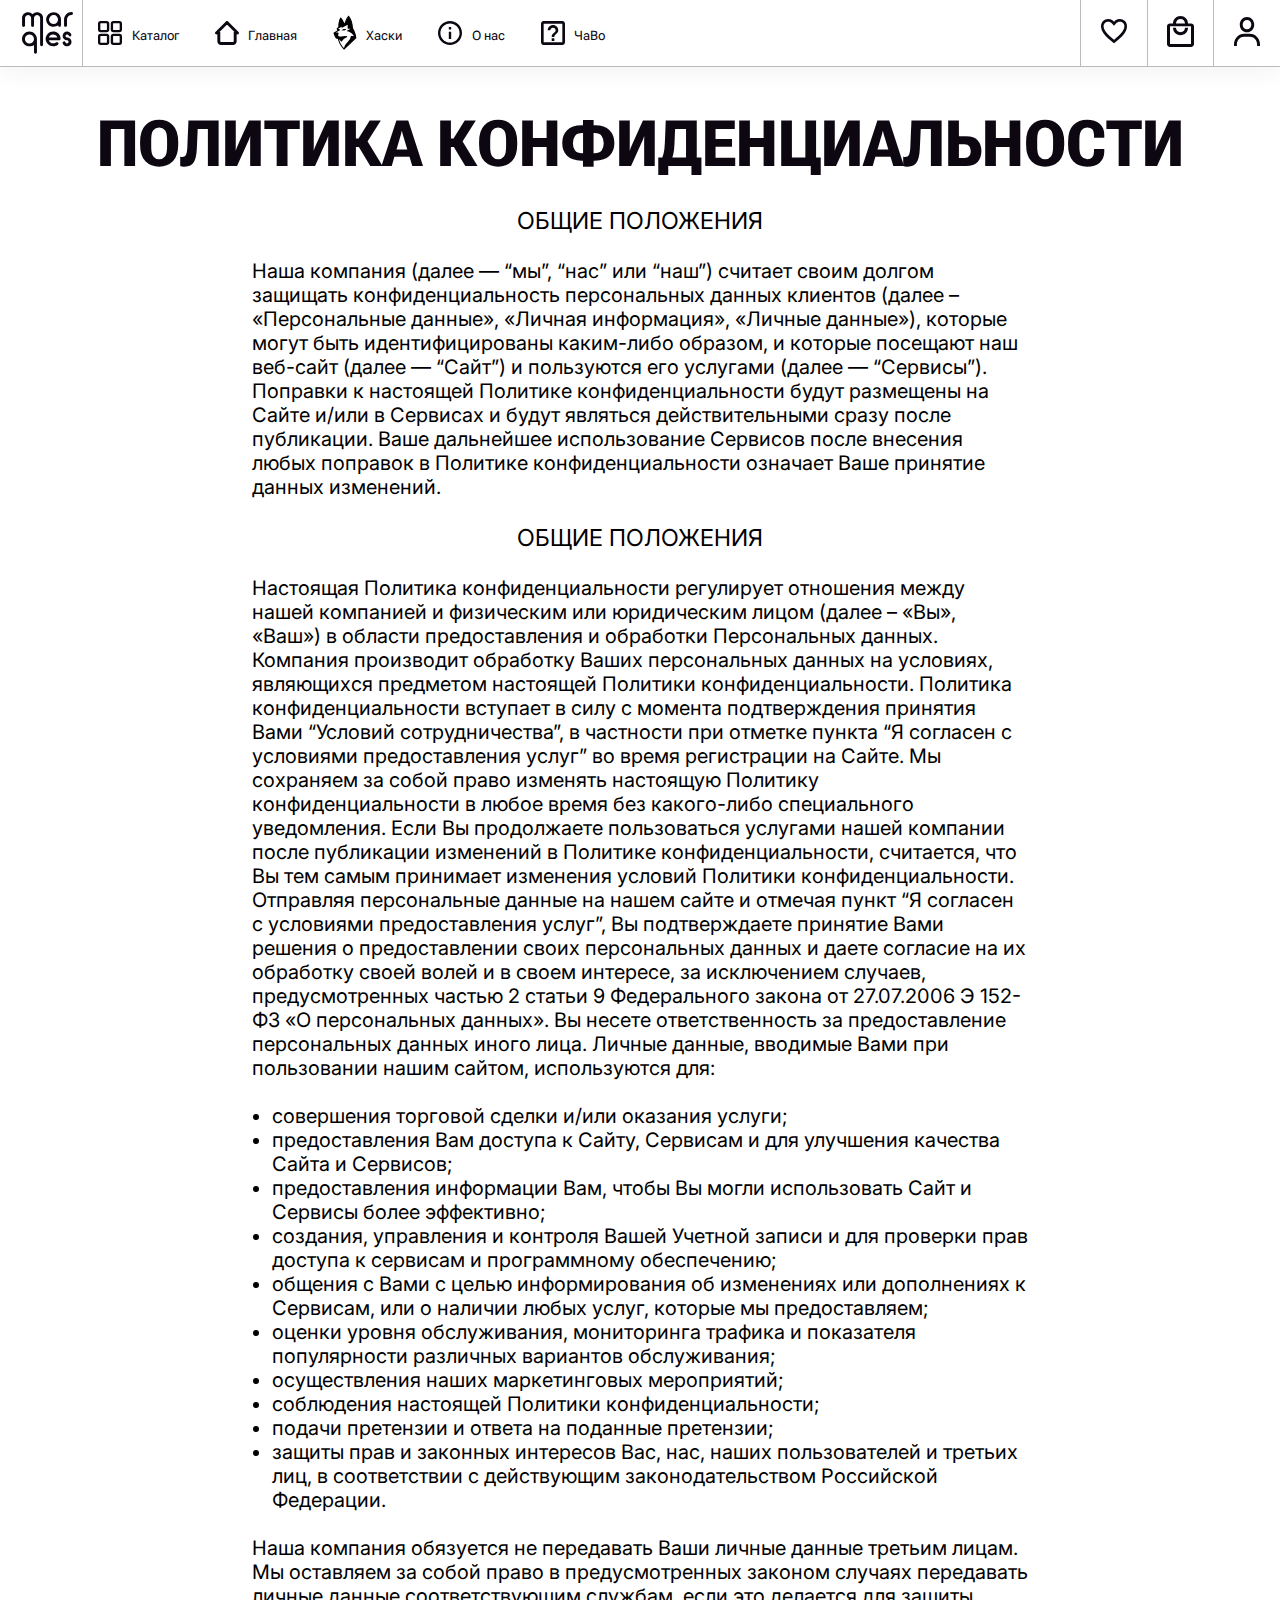
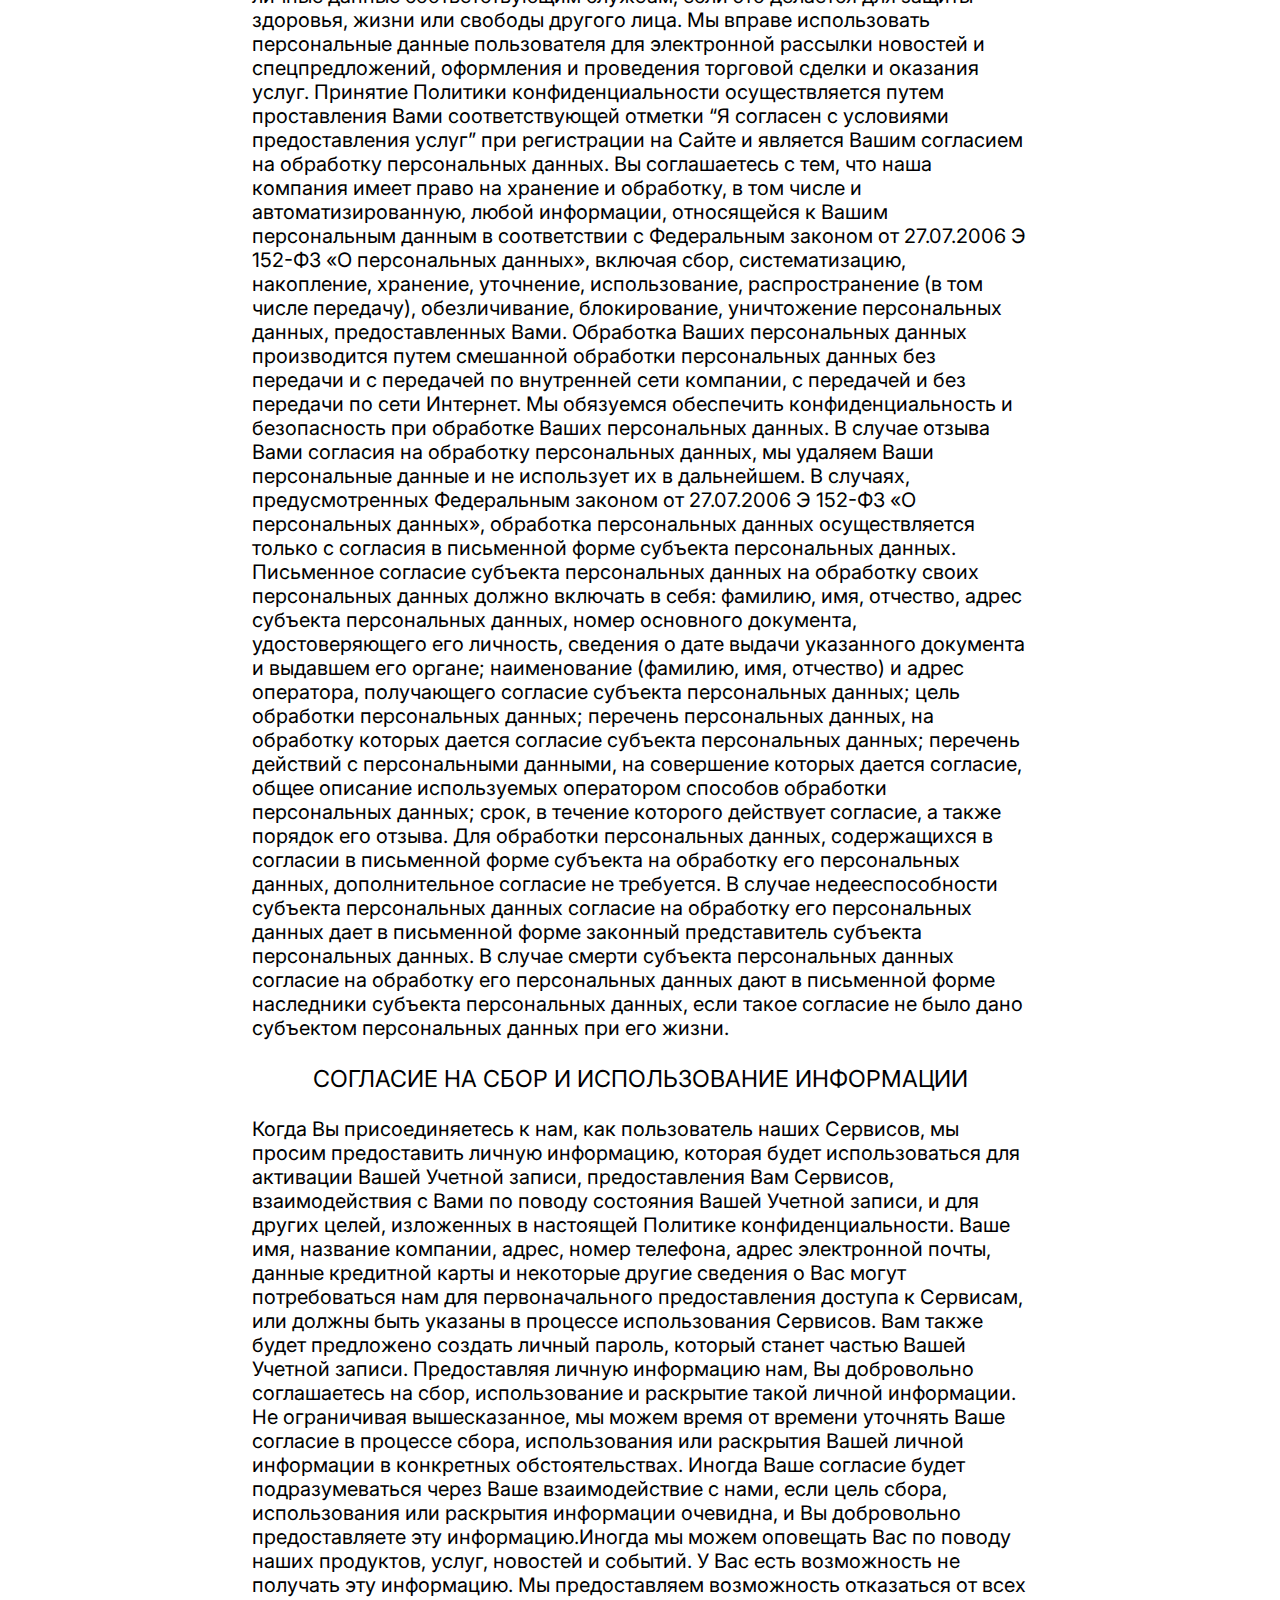
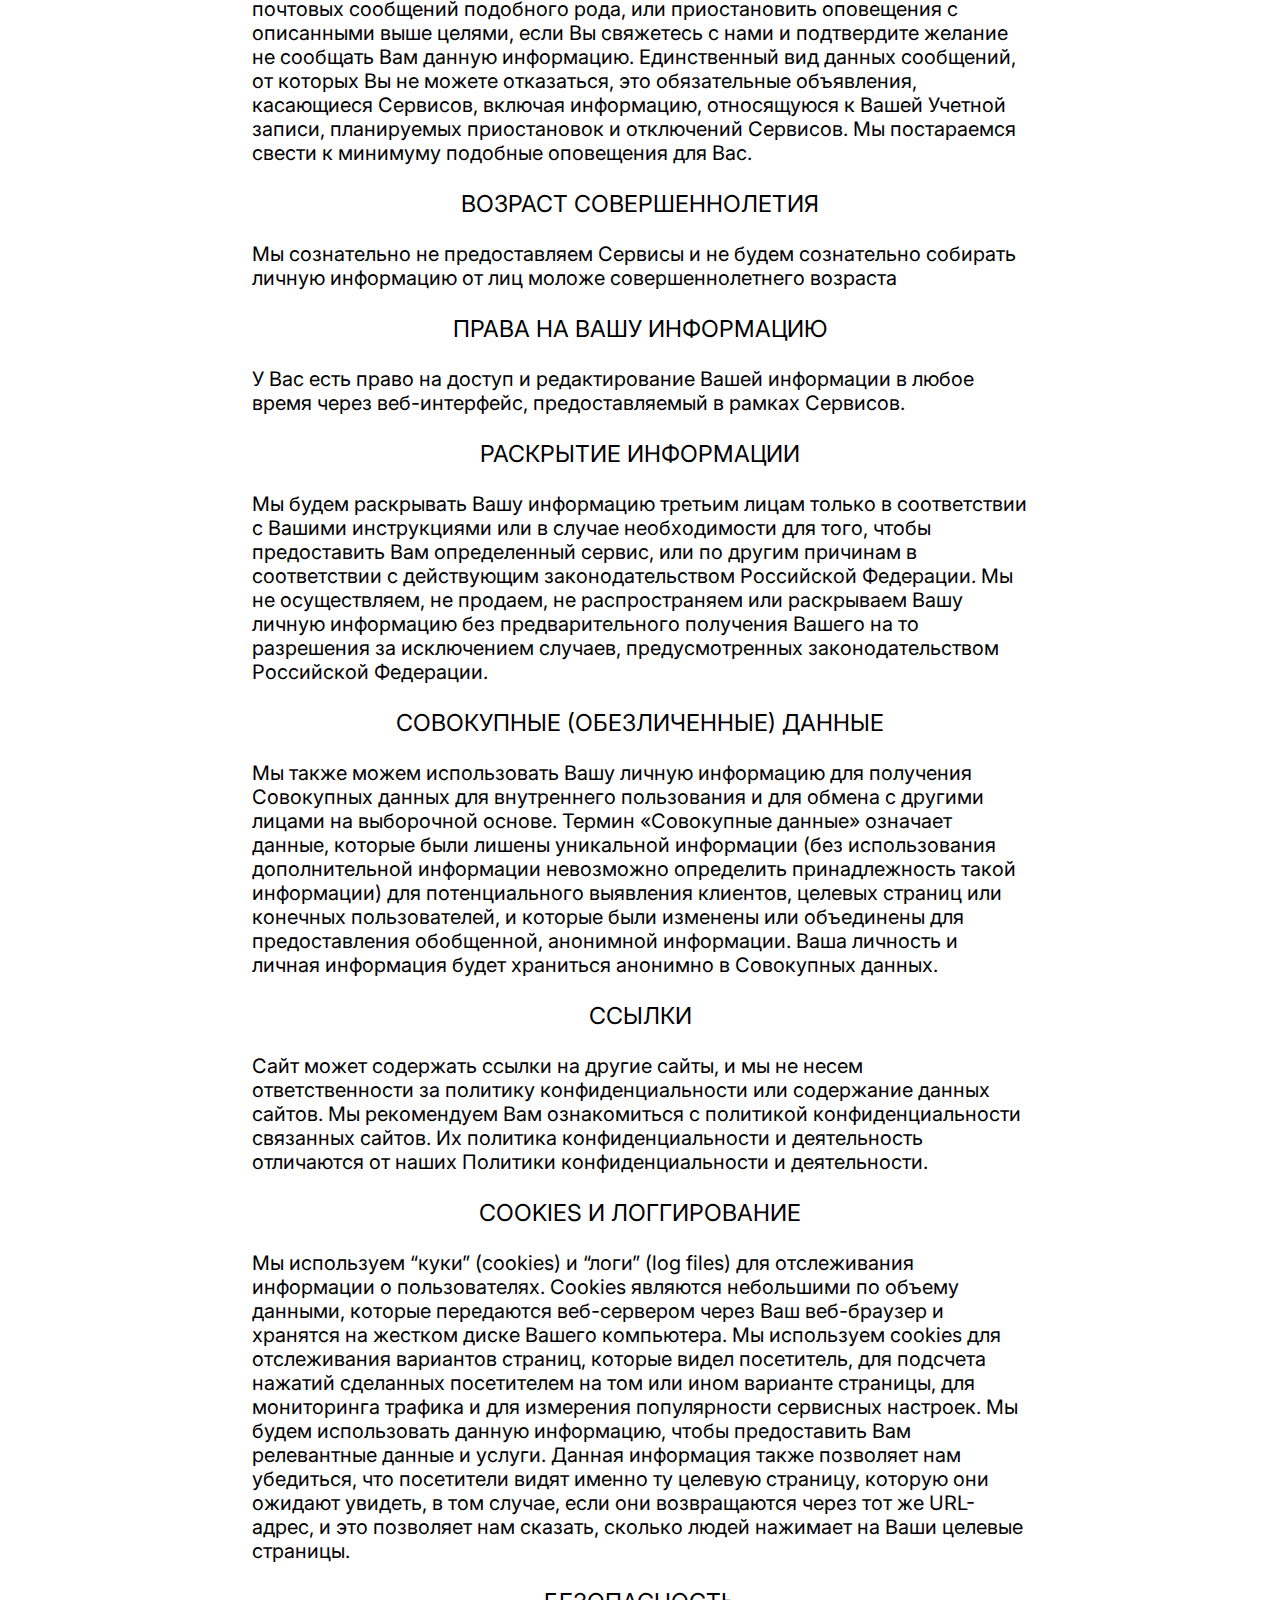
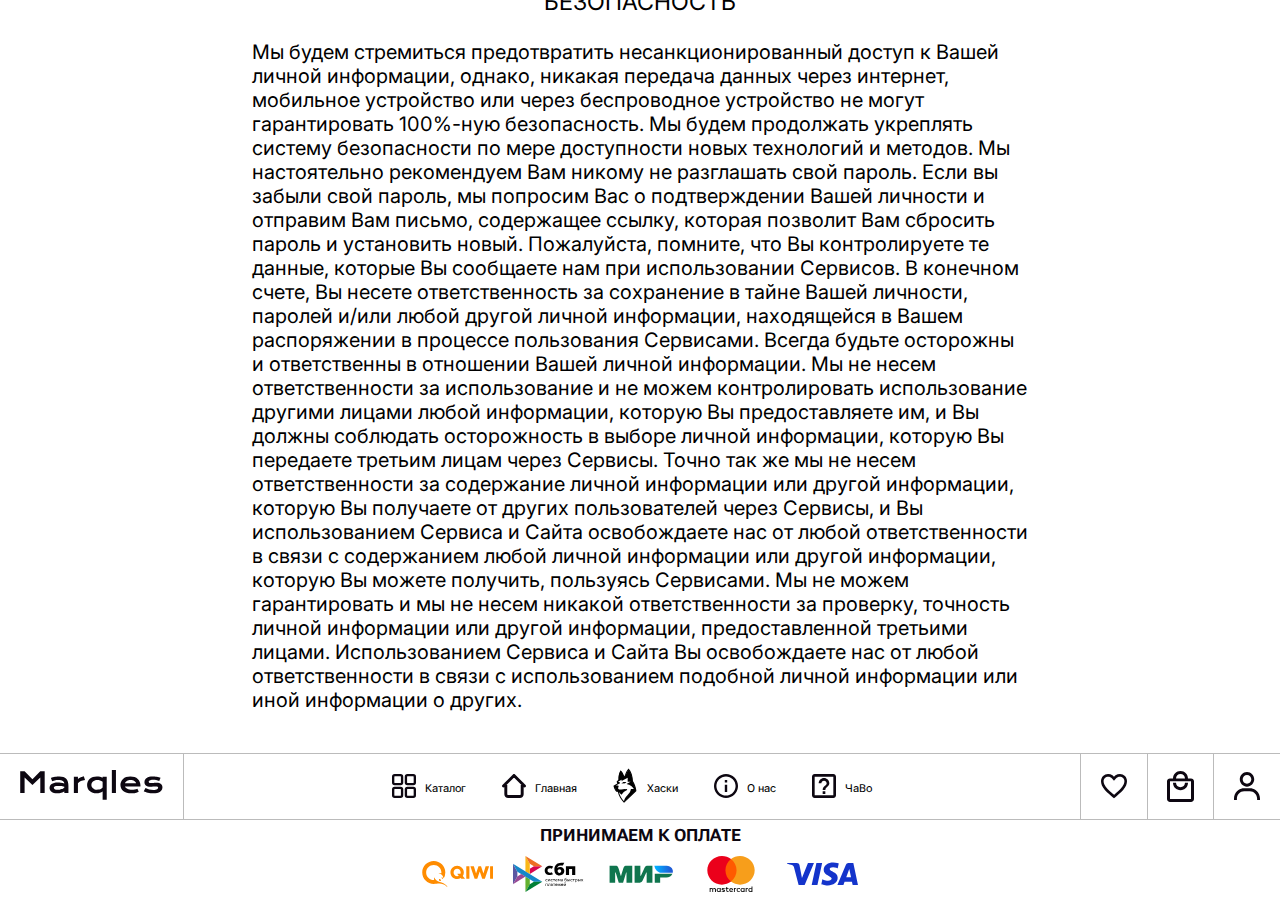
<file: privacy.html>
<!DOCTYPE html>
<html lang="en">

<head>
    <meta charset="UTF-8">
    <meta name="viewport" content="width=device-width, initial-scale=1.0">
    <title>Политика конфиденциальности</title>
    <link rel="stylesheet" href="css/style.css">
    <script src="https://ajax.googleapis.com/ajax/libs/jquery/3.6.4/jquery.min.js"></script>
</head>

<body>
    <div class="wrapper">
        <header class="header">
            <div class="header__container">
                <div class="header__nav-menu">
                    <div class="header__logo_wrapper">
                        <a class="header__logo" href="#">
                            <img class="logo__desctop" src="img/logo.svg" alt="logo">
                            <img class="logo__mobile" src="img/logo_mobile.svg" alt="logo">
                        </a>
                    </div>
                    <ul class="menu__list">
                        <li class="menu__item"><a href="catalog.html" class="menu__link"><img src="img/catalog.svg" alt="Каталог"
                                    class="menu__img"><span>Каталог</span></a></li>
                        <li class="menu__item"><a href="index.html" class="menu__link"><img src="img/home.svg" alt="Главная"
                                    class="menu__img"><span>Главная</span></a></li>
                        <li class="menu__item"><a href="husky.html" class="menu__link"><img src="img/husky_ico.svg" alt="Хаски"
                            class="menu__img"><span>Хаски</span></a></li>
                        <li class="menu__item"><a href="about.html" class="menu__link"><img src="img/about.svg" alt="О нас"
                                    class="menu__img"><span>О нас</span></a></li>
                        <li class="menu__item"><a href="question.html" class="menu__link"><img src="img/question.svg" alt="ЧаВо"
                                    class="menu__img"><span>ЧаВо</span></a></li>
                        <li class="menu__item_right"><a href="favourites.html" class="menu__link_right"><img src="img/like.svg"
                                    alt="like" class="menu__img"></a></li>
                        <li class="menu__item_right"><a href="order.html" class="menu__link_right"><img src="img/cart.svg"
                                    alt="cart" class="menu__img"></a></li>
                        <li class="menu__item_right"><a href="#" class="menu__link_right"><img src="img/user.svg"
                                    alt="user" class="menu__img"></a></li>
                    </ul>
                </div>
            </div>
        </header>
        <div class="main">
            <div class="privacy">
                <div class="privacy__container">
                    <div class="privacy__title">
                        Политика конфиденциальности
                    </div>
                    <div class="privacy__wrapper">
                        <div class="privacy__subtitle">
                            ОБЩИЕ ПОЛОЖЕНИЯ
                        </div>
                        <div class="privacy__text">
                            Наша компания (далее — “мы”, “нас” или “наш”) считает своим долгом защищать
                            конфиденциальность персональных данных клиентов (далее – «Персональные данные», «Личная
                            информация», «Личные данные»), которые могут быть идентифицированы каким-либо образом, и
                            которые посещают наш веб-сайт (далее — “Сайт”) и пользуются его услугами (далее —
                            “Сервисы”). Поправки к настоящей Политике конфиденциальности будут размещены на Сайте и/или
                            в Сервисах и будут являться действительными сразу после публикации. Ваше дальнейшее
                            использование Сервисов после внесения любых поправок в Политике конфиденциальности означает
                            Ваше принятие данных изменений.
                        </div>
                        <div class="privacy__subtitle">
                            ОБЩИЕ ПОЛОЖЕНИЯ
                        </div>
                        <div class="privacy__text">
                            Настоящая Политика конфиденциальности регулирует отношения между нашей компанией и
                            физическим или юридическим лицом (далее – «Вы», «Ваш») в области предоставления и обработки
                            Персональных данных. Компания производит обработку Ваших персональных данных на условиях,
                            являющихся предметом настоящей Политики конфиденциальности. Политика конфиденциальности
                            вступает в силу с момента подтверждения принятия Вами “Условий сотрудничества”, в частности
                            при отметке пункта “Я согласен с условиями предоставления услуг” во время регистрации на
                            Сайте. Мы сохраняем за собой право изменять настоящую Политику конфиденциальности в любое
                            время без какого-либо специального уведомления. Если Вы продолжаете пользоваться услугами
                            нашей компании после публикации изменений в Политике конфиденциальности, считается, что Вы
                            тем самым принимает изменения условий Политики конфиденциальности. Отправляя персональные
                            данные на нашем сайте и отмечая пункт “Я согласен с условиями предоставления услуг”, Вы
                            подтверждаете принятие Вами решения о предоставлении своих персональных данных и даете
                            согласие на их обработку своей волей и в своем интересе, за исключением случаев,
                            предусмотренных частью 2 статьи 9 Федерального закона от 27.07.2006 Э 152-ФЗ «О персональных
                            данных». Вы несете ответственность за предоставление персональных данных иного лица. Личные
                            данные, вводимые Вами при пользовании нашим сайтом, используются для:
                        </div>
                        <ul class="privacy__list">
                            <li class="privacy__item">
                                совершения торговой сделки и/или оказания услуги;
                            </li>
                            <li class="privacy__item">
                                предоставления Вам доступа к Сайту, Сервисам и для улучшения качества Сайта и Сервисов;
                            </li>
                            <li class="privacy__item">
                                предоставления информации Вам, чтобы Вы могли использовать Сайт и Сервисы более
                                эффективно;
                            </li>
                            <li class="privacy__item">
                                создания, управления и контроля Вашей Учетной записи и для проверки прав доступа к
                                сервисам и программному обеспечению;
                            </li>
                            <li class="privacy__item">
                                общения с Вами с целью информирования об изменениях или дополнениях к Сервисам, или о
                                наличии любых услуг, которые мы предоставляем;
                            </li>
                            <li class="privacy__item">
                                оценки уровня обслуживания, мониторинга трафика и показателя популярности различных
                                вариантов обслуживания;
                            </li>
                            <li class="privacy__item">
                                осуществления наших маркетинговых мероприятий;
                            </li>
                            <li class="privacy__item">
                                соблюдения настоящей Политики конфиденциальности;
                            </li>
                            <li class="privacy__item">
                                подачи претензии и ответа на поданные претензии;
                            </li>
                            <li class="privacy__item">
                                защиты прав и законных интересов Вас, нас, наших пользователей и третьих лиц, в
                                соответствии с действующим законодательством Российской Федерации.
                            </li>
                        </ul>
                        <div class="privacy__text">
                            Наша компания обязуется не передавать Ваши личные данные третьим лицам. Мы оставляем за
                            собой право в предусмотренных законом случаях передавать личные данные соответствующим
                            службам, если это делается для защиты здоровья, жизни или свободы другого лица. Мы вправе
                            использовать персональные данные пользователя для электронной рассылки новостей и
                            спецпредложений, оформления и проведения торговой сделки и оказания услуг. Принятие Политики
                            конфиденциальности осуществляется путем проставления Вами соответствующей отметки “Я
                            согласен с условиями предоставления услуг” при регистрации на Сайте и является Вашим
                            согласием на обработку персональных данных. Вы соглашаетесь с тем, что наша компания имеет
                            право на хранение и обработку, в том числе и автоматизированную, любой информации,
                            относящейся к Вашим персональным данным в соответствии с Федеральным законом от 27.07.2006 Э
                            152-ФЗ «О персональных данных», включая сбор, систематизацию, накопление, хранение,
                            уточнение, использование, распространение (в том числе передачу), обезличивание,
                            блокирование, уничтожение персональных данных, предоставленных Вами. Обработка Ваших
                            персональных данных производится путем смешанной обработки персональных данных без передачи
                            и с передачей по внутренней сети компании, c передачей и без передачи по сети Интернет. Мы
                            обязуемся обеспечить конфиденциальность и безопасность при обработке Ваших персональных
                            данных. В случае отзыва Вами согласия на обработку персональных данных, мы удаляем Ваши
                            персональные данные и не использует их в дальнейшем. В случаях, предусмотренных Федеральным
                            законом от 27.07.2006 Э 152-ФЗ «О персональных данных», обработка персональных данных
                            осуществляется только с согласия в письменной форме субъекта персональных данных. Письменное
                            согласие субъекта персональных данных на обработку своих персональных данных должно включать
                            в себя: фамилию, имя, отчество, адрес субъекта персональных данных, номер основного
                            документа, удостоверяющего его личность, сведения о дате выдачи указанного документа и
                            выдавшем его органе; наименование (фамилию, имя, отчество) и адрес оператора, получающего
                            согласие субъекта персональных данных; цель обработки персональных данных; перечень
                            персональных данных, на обработку которых дается согласие субъекта персональных данных;
                            перечень действий с персональными данными, на совершение которых дается согласие, общее
                            описание используемых оператором способов обработки персональных данных; срок, в течение
                            которого действует согласие, а также порядок его отзыва. Для обработки персональных данных,
                            содержащихся в согласии в письменной форме субъекта на обработку его персональных данных,
                            дополнительное согласие не требуется. В случае недееспособности субъекта персональных данных
                            согласие на обработку его персональных данных дает в письменной форме законный представитель
                            субъекта персональных данных. В случае смерти субъекта персональных данных согласие на
                            обработку его персональных данных дают в письменной форме наследники субъекта персональных
                            данных, если такое согласие не было дано субъектом персональных данных при его жизни.
                        </div>
                        <div class="privacy__subtitle">
                            СОГЛАСИЕ НА СБОР И ИСПОЛЬЗОВАНИЕ ИНФОРМАЦИИ
                        </div>
                        <div class="privacy__text">
                            Когда Вы присоединяетесь к нам, как пользователь наших Сервисов, мы просим предоставить
                            личную информацию, которая будет использоваться для активации Вашей Учетной записи,
                            предоставления Вам Сервисов, взаимодействия с Вами по поводу состояния Вашей Учетной записи,
                            и для других целей, изложенных в настоящей Политике конфиденциальности. Ваше имя, название
                            компании, адрес, номер телефона, адрес электронной почты, данные кредитной карты и некоторые
                            другие сведения о Вас могут потребоваться нам для первоначального предоставления доступа к
                            Сервисам, или должны быть указаны в процессе использования Сервисов. Вам также будет
                            предложено создать личный пароль, который станет частью Вашей Учетной записи. Предоставляя
                            личную информацию нам, Вы добровольно соглашаетесь на сбор, использование и раскрытие такой
                            личной информации. Не ограничивая вышесказанное, мы можем время от времени уточнять Ваше
                            согласие в процессе сбора, использования или раскрытия Вашей личной информации в конкретных
                            обстоятельствах. Иногда Ваше согласие будет подразумеваться через Ваше взаимодействие с
                            нами, если цель сбора, использования или раскрытия информации очевидна, и Вы добровольно
                            предоставляете эту информацию.Иногда мы можем оповещать Вас по поводу наших продуктов,
                            услуг, новостей и событий. У Вас есть возможность не получать эту информацию. Мы
                            предоставляем возможность отказаться от всех почтовых сообщений подобного рода, или
                            приостановить оповещения с описанными выше целями, если Вы свяжетесь с нами и подтвердите
                            желание не сообщать Вам данную информацию. Единственный вид данных сообщений, от которых Вы
                            не можете отказаться, это обязательные объявления, касающиеся Сервисов, включая информацию,
                            относящуюся к Вашей Учетной записи, планируемых приостановок и отключений Сервисов. Мы
                            постараемся свести к минимуму подобные оповещения для Вас.
                        </div>
                        <div class="privacy__subtitle">
                            ВОЗРАСТ СОВЕРШЕННОЛЕТИЯ
                        </div>
                        <div class="privacy__text">
                            Мы сознательно не предоставляем Сервисы и не будем сознательно собирать личную информацию от лиц моложе совершеннолетнего возраста
                        </div>
                        <div class="privacy__subtitle">
                            ПРАВА НА ВАШУ ИНФОРМАЦИЮ
                        </div>
                        <div class="privacy__text">
                            У Вас есть право на доступ и редактирование Вашей информации в любое время через веб-интерфейс, предоставляемый в рамках Сервисов.
                        </div>
                        <div class="privacy__subtitle">
                            РАСКРЫТИЕ ИНФОРМАЦИИ
                        </div>
                        <div class="privacy__text">
                            Мы будем раскрывать Вашу информацию третьим лицам только в соответствии с Вашими инструкциями или в случае необходимости для того, чтобы предоставить Вам определенный сервис, или по другим причинам в соответствии с действующим законодательством Российской Федерации. Мы не осуществляем, не продаем, не распространяем или раскрываем Вашу личную информацию без предварительного получения Вашего на то разрешения за исключением случаев, предусмотренных законодательством Российской Федерации.
                        </div>
                        <div class="privacy__subtitle">
                            СОВОКУПНЫЕ (ОБЕЗЛИЧЕННЫЕ) ДАННЫЕ
                        </div>
                        <div class="privacy__text">
                            Мы также можем использовать Вашу личную информацию для получения Совокупных данных для внутреннего пользования и для обмена с другими лицами на выборочной основе. Термин «Совокупные данные» означает данные, которые были лишены уникальной информации (без использования дополнительной информации невозможно определить принадлежность такой информации) для потенциального выявления клиентов, целевых страниц или конечных пользователей, и которые были изменены или объединены для предоставления обобщенной, анонимной информации. Ваша личность и личная информация будет храниться анонимно в Совокупных данных.
                        </div>
                        <div class="privacy__subtitle">
                            ССЫЛКИ
                        </div>
                        <div class="privacy__text">
                            Сайт может содержать ссылки на другие сайты, и мы не несем ответственности за политику конфиденциальности или содержание данных сайтов. Мы рекомендуем Вам ознакомиться с политикой конфиденциальности связанных сайтов. Их политика конфиденциальности и деятельность отличаются от наших Политики конфиденциальности и деятельности.
                        </div>
                        <div class="privacy__subtitle">
                            COOKIES И ЛОГГИРОВАНИЕ
                        </div>
                        <div class="privacy__text">
                            Мы используем “куки” (cookies) и “логи” (log files) для отслеживания информации о пользователях. Cookies являются небольшими по объему данными, которые передаются веб-сервером через Ваш веб-браузер и хранятся на жестком диске Вашего компьютера. Мы используем cookies для отслеживания вариантов страниц, которые видел посетитель, для подсчета нажатий сделанных посетителем на том или ином варианте страницы, для мониторинга трафика и для измерения популярности сервисных настроек. Мы будем использовать данную информацию, чтобы предоставить Вам релевантные данные и услуги. Данная информация также позволяет нам убедиться, что посетители видят именно ту целевую страницу, которую они ожидают увидеть, в том случае, если они возвращаются через тот же URL-адрес, и это позволяет нам сказать, сколько людей нажимает на Ваши целевые страницы.
                        </div>
                        <div class="privacy__subtitle">
                            БЕЗОПАСНОСТЬ
                        </div>
                        <div class="privacy__text">
                            Мы будем стремиться предотвратить несанкционированный доступ к Вашей личной информации, однако, никакая передача данных через интернет, мобильное устройство или через беспроводное устройство не могут гарантировать 100%-ную безопасность. Мы будем продолжать укреплять систему безопасности по мере доступности новых технологий и методов. Мы настоятельно рекомендуем Вам никому не разглашать свой пароль. Если вы забыли свой пароль, мы попросим Вас о подтверждении Вашей личности и отправим Вам письмо, содержащее ссылку, которая позволит Вам сбросить пароль и установить новый. Пожалуйста, помните, что Вы контролируете те данные, которые Вы сообщаете нам при использовании Сервисов. В конечном счете, Вы несете ответственность за сохранение в тайне Вашей личности, паролей и/или любой другой личной информации, находящейся в Вашем распоряжении в процессе пользования Сервисами. Всегда будьте осторожны и ответственны в отношении Вашей личной информации. Мы не несем ответственности за использование и не можем контролировать использование другими лицами любой информации, которую Вы предоставляете им, и Вы должны соблюдать осторожность в выборе личной информации, которую Вы передаете третьим лицам через Сервисы. Точно так же мы не несем ответственности за содержание личной информации или другой информации, которую Вы получаете от других пользователей через Сервисы, и Вы использованием Сервиса и Сайта освобождаете нас от любой ответственности в связи с содержанием любой личной информации или другой информации, которую Вы можете получить, пользуясь Сервисами. Мы не можем гарантировать и мы не несем никакой ответственности за проверку, точность личной информации или другой информации, предоставленной третьими лицами. Использованием Сервиса и Сайта Вы освобождаете нас от любой ответственности в связи с использованием подобной личной информации или иной информации о других.
                        </div>
                    </div>
                </div>
            </div>
        </div>
        <footer class="footer">
            <div class="footer-navigation">
                <div class="footer-navigation__container">
                    <div class="footer-navigation__nav-menu">
                        <div class="footer-navigation__logo_wrapper">
                            <a class="footer-navigation__logo" href="#">
                                <img class="footer_logo__desctop" src="img/footer_logo.svg" alt="logo">
                                <img class="footer_logo__mobile" src="img/logo_mobile.svg" alt="logo">
                            </a>
                        </div>
                        <ul class="footer__menu__list">
                            <li class="footer__menu__item"><a href="catalog.html" class="footer__menu__link"><img
                                        src="img/catalog.svg" alt="Каталог"
                                        class="footer__menu__img"><span>Каталог</span></a></li>
                            <li class="footer__menu__item"><a href="index.html" class="footer__menu__link"><img
                                        src="img/home.svg" alt="Главная"
                                        class="footer__menu__img"><span>Главная</span></a></li>
                            <li class="footer__menu__item"><a href="husky.html" class="footer__menu__link"><img
                                        src="img/husky_ico.svg" alt="Хаски"
                                        class="footer__menu__img"><span>Хаски</span></a></li>
                            <li class="footer__menu__item"><a href="about.html" class="footer__menu__link"><img
                                        src="img/about.svg" alt="О нас" class="footer__menu__img"><span>О нас</span></a>
                            </li>
                            <li class="footer__menu__item"><a href="question.html" class="footer__menu__link"><img
                                        src="img/question.svg" alt="ЧаВо"
                                        class="footer__menu__img"><span>ЧаВо</span></a></li>
                            <li class="footer__menu__item_right"><a href="favourites.html" class="footer__menu__link_right"><img
                                        src="img/like.svg" alt="like" class="footer__menu__img"></a></li>
                            <li class="footer__menu__item_right"><a href="order.html" class="footer__menu__link_right"><img
                                        src="img/cart.svg" alt="cart" class="footer__menu__img"></a></li>
                            <li class="footer__menu__item_right"><a href="#" class="footer__menu__link_right"><img
                                        src="img/user.svg" alt="user" class="footer__menu__img"></a></li>
                        </ul>
                    </div>
                </div>
            </div>
            <div class="payment-types">
                <div class="payment-types__title">
                    ПРИНИМАЕМ К ОПЛАТЕ
                </div>
                <div class="payment-types__main">
                    <img src="img/QIWI_logo.svg" alt="">
                    <img src="img/СБП_логотип.svg" alt="">
                    <img src="img/Mir-logo.SVG.svg" alt="">
                    <img src="img/Mastercard-logo.svg" alt="">
                    <img src="img/Visa_2021.svg" alt="">
                </div>
            </div>
        </footer>
    </div>
</body>

</html>
</file>
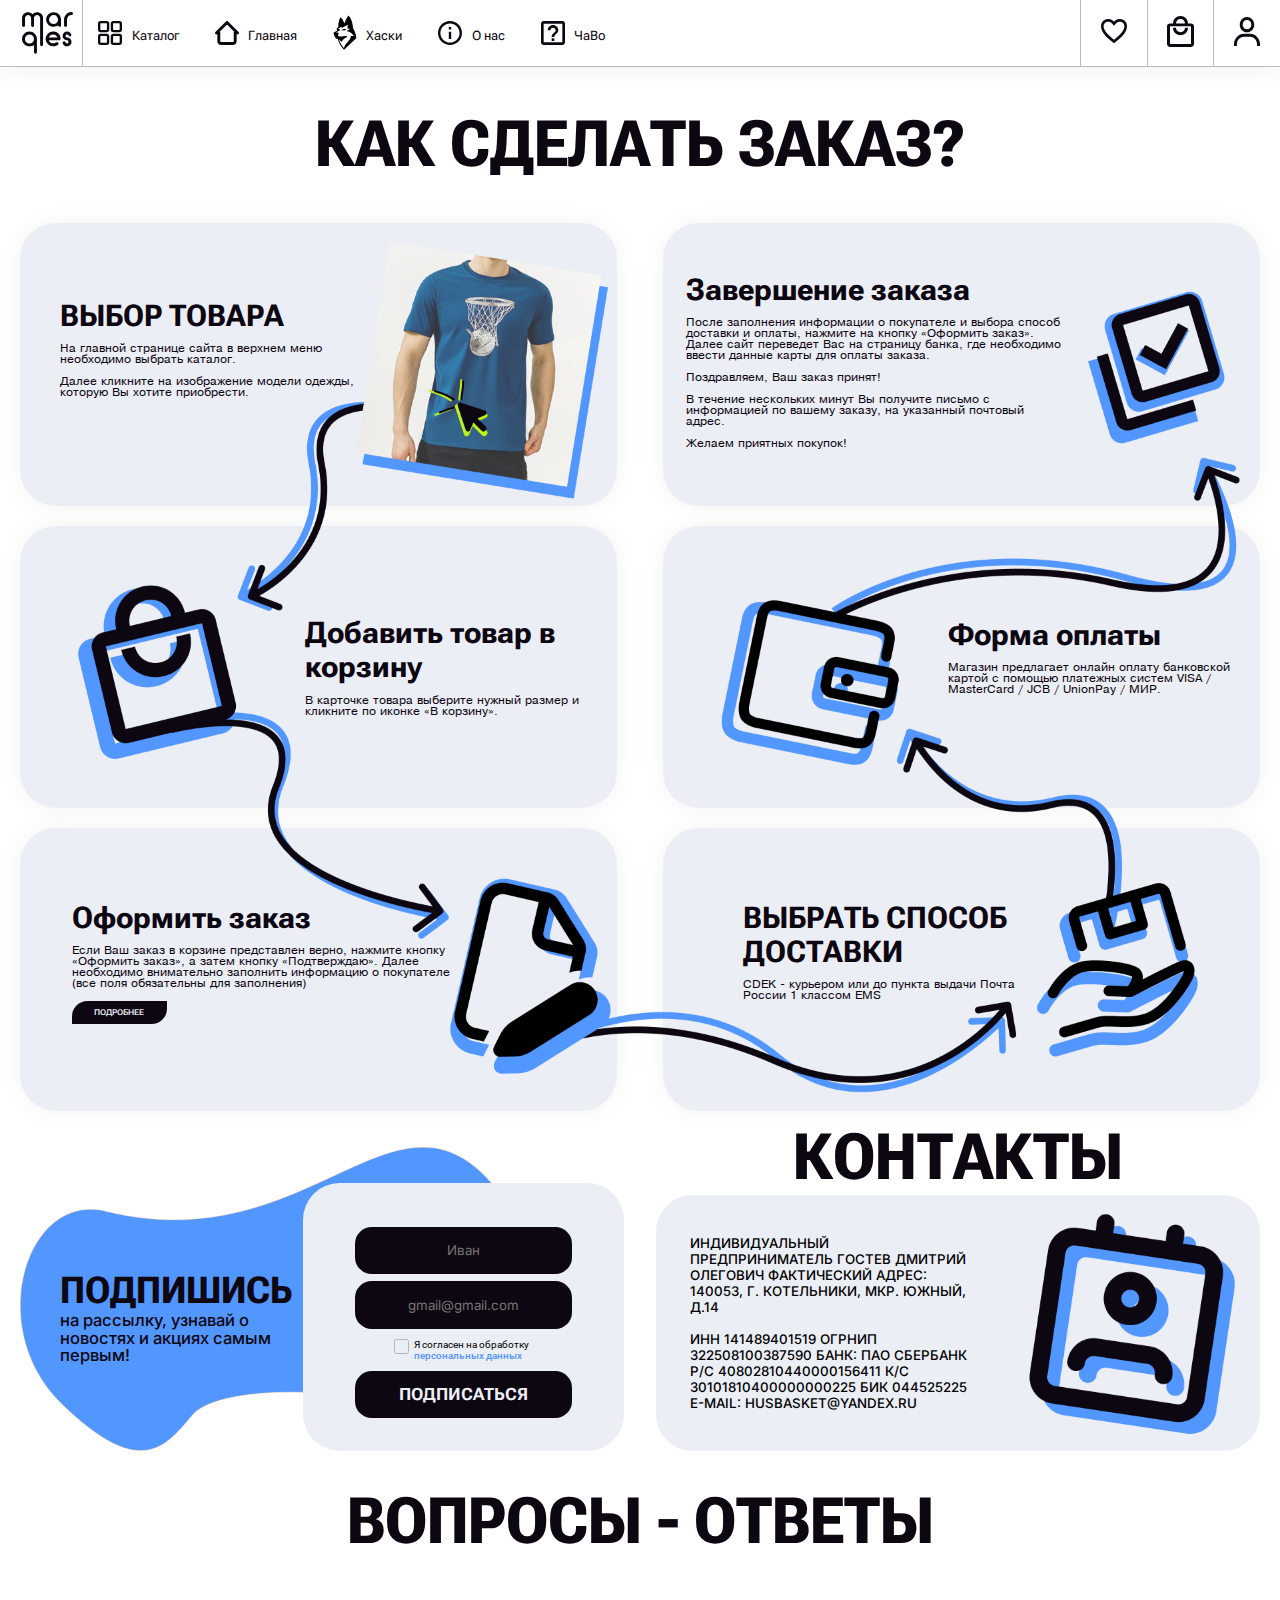
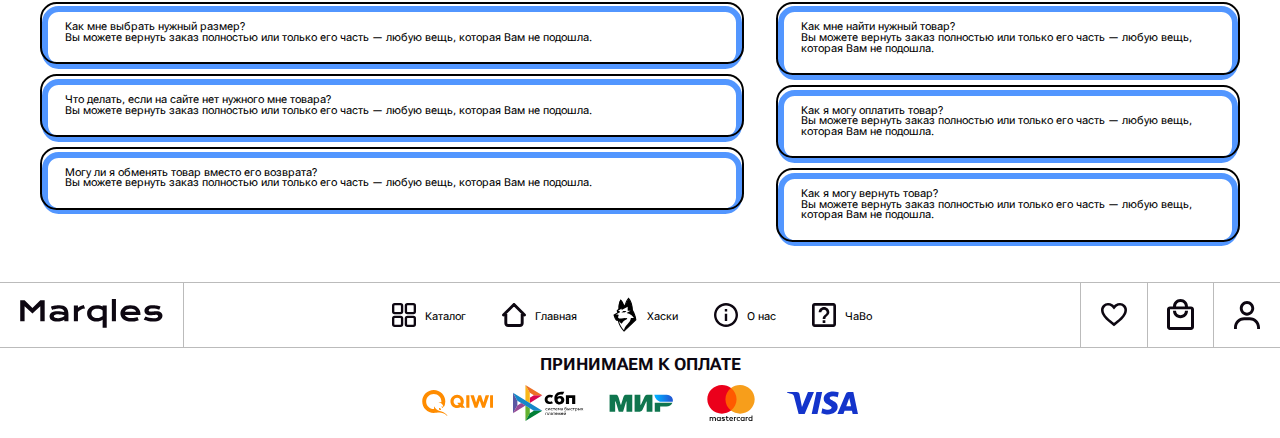
<file: question.html>
<!DOCTYPE html>
<html lang="ru">

<head>
    <meta charset="UTF-8">
    <meta name="viewport" content="width=device-width, initial-scale=1.0">
    <title>Вопросы</title>
    <link rel="stylesheet" href="fonts/stylesheet.css">
    <link rel="stylesheet" href="css/style.css">
    <script src="https://ajax.googleapis.com/ajax/libs/jquery/3.6.4/jquery.min.js"></script>
    <script src="https://snipp.ru/cdn/jqueryui/1.12.1/jquery-ui.min.js"></script>
</head>

<body>
    <div class="wrapper">
        <header class="header">
            <div class="header__container">
                <div class="header__nav-menu">
                    <div class="header__logo_wrapper">
                        <a class="header__logo" href="#">
                            <img class="logo__desctop" src="img/logo.svg" alt="logo">
                            <img class="logo__mobile" src="img/logo_mobile.svg" alt="logo">
                        </a>
                    </div>
                    <ul class="menu__list">
                        <li class="menu__item"><a href="catalog.html" class="menu__link"><img src="img/catalog.svg" alt="Каталог"
                                    class="menu__img"><span>Каталог</span></a></li>
                        <li class="menu__item"><a href="index.html" class="menu__link"><img src="img/home.svg" alt="Главная"
                                    class="menu__img"><span>Главная</span></a></li>
                        <li class="menu__item"><a href="husky.html" class="menu__link"><img src="img/husky_ico.svg" alt="Хаски"
                            class="menu__img"><span>Хаски</span></a></li>
                        <li class="menu__item"><a href="about.html" class="menu__link"><img src="img/about.svg" alt="О нас"
                                    class="menu__img"><span>О нас</span></a></li>
                        <li class="menu__item"><a href="question.html" class="menu__link"><img src="img/question.svg" alt="ЧаВо"
                                    class="menu__img"><span>ЧаВо</span></a></li>
                        <li class="menu__item_right"><a href="favourites.html" class="menu__link_right"><img src="img/like.svg"
                                    alt="like" class="menu__img"></a></li>
                        <li class="menu__item_right"><a href="order.html" class="menu__link_right"><img src="img/cart.svg"
                                    alt="cart" class="menu__img"></a></li>
                        <li class="menu__item_right"><a href="#" class="menu__link_right"><img src="img/user.svg"
                                    alt="user" class="menu__img"></a></li>
                    </ul>
                </div>
            </div>
        </header>
        <div class="main">
            <div class="make__order__title">
                Как сделать заказ?
            </div>
            <div class="make__order">
                <img class="make__order__bg" src="img/333.png" alt="">
                <div class="make__order__item order1">
                    <div class="make__order__item__left">
                        <div class="title">
                            ВЫБОР ТОВАРА
                        </div>
                        <div class="text">
                            На главной странице сайта в верхнем меню необходимо выбрать каталог.
                            <br><br>
                            Далее кликните на изображение модели одежды, которую Вы хотите приобрести.
                        </div>
                    </div>
                    <img src="img/1111.png" alt="">
                </div>
                <div class="make__order__item order2">
                    <div class="make__order__item__left">
                        
                        <div class="title">
                            Завершение заказа
                        </div>
                        <div class="text">

                            После заполнения информации о покупателе и выбора способ доставки и оплаты, нажмите на
                            кнопку «Оформить заказ». Далее сайт переведет Вас на страницу банка, где необходимо ввести
                            данные карты для оплаты заказа.
                            <br><br>
                            Поздравляем, Ваш заказ принят!
                            <br><br>
                            В течение нескольких минут Вы получите письмо с информацией по вашему заказу, на указанный
                            почтовый адрес.
                            <br><br>
                            Желаем приятных покупок!
                        </div>
                    </div>
                    <img src="img/2222.png" alt="">
                </div>
                <div class="make__order__item order3">
                    <img class="img_right" src="img/4444.png" alt="">
                    <div class="make__order__item__right">
                        <div class="title">
                            Добавить товар
                            в корзину
                        </div>
                        <div class="text">
                            В карточке товара выберите нужный размер и кликните по иконке «В корзину».
                        </div>
                        
                    </div>
                    
                    
                </div>
                <div class="make__order__item order4">
                    <img class="img_right" src="img/5555.png" alt="">
                    <div class="make__order__item__right">
                        <div class="title">
                            Форма оплаты
                        </div>
                        <div class="text">

                            Магазин предлагает онлайн оплату банковской
                            картой с помощью платежных систем
                            VISA / MasterCard / JCB / UnionPay / МИР.
                        </div>
                        
                    </div>
                </div>
                <div class="make__order__item order5">
                    <div class="make__order__item__left">
                        
                        <div class="title">
                            Оформить заказ
                        </div>
                        <div class="text">
                            Если Ваш заказ в корзине представлен верно, нажмите кнопку «Оформить заказ», а затем кнопку
                            «Подтверждаю». Далее необходимо внимательно заполнить информацию о покупателе (все поля
                            обязательны для заполнения)
                        </div>
                        <div class="make__order__link">
                            <a href="">ПОДРОБНЕЕ</a>
                        </div>
                    </div>
                    <img src="img/6666.png" alt="">
                </div>
                <div class="make__order__item order6">
                    <div class="make__order__item__left">
                        <div class="title">
                            ВЫБРАТЬ СПОСОБ
                            ДОСТАВКИ
                        </div>
                        <div class="text">

                            CDEK - курьером или до пункта выдачи
                            Почта России 1 классом
                            EMS
                        </div>
                    </div>
                    <img src="img/7777.png" alt="">
                </div>
            </div>
            <div class="questions__contact">
                <div class="questions__contact__container">
                    <div class="questions__contact__left">
                        <img class="questions__contact__left__bg" src="img/question22.png" alt="">
                        <img class="questions__contact__left__bg__mobile" src="img/question333.png" alt="">
                        <div class="container">
                            <div class="questions__contact__left__title">
                                <div class="title">
                                    ПОДПИШИСЬ
                                </div>
                                <iv class="subtitle">
                                    на рассылку, узнавай о новостях и акциях самым первым!
                                </iv>
                            </div>
                            <div class="questions__contact__left__form">
                                <form action="">
                                    <input type="text" id="recipient-name" placeholder="Иван" name="recipient-name"
                                        required>
                                    <input type="email" id="recipient-email" placeholder="gmail@gmail.com"
                                        name="recipient-email" required>
                                    <div class="order__offerta">
                                        <input type="checkbox" class="custom-checkbox" id="oferta" name="oferta"
                                            value="yes">
                                        <label for="oferta">Я согласен на обработку
                                            <a class="offerta__link" href="">персональных данных</a></label>
                                    </div>
                                    <button>
                                        ПОДПИСАТЬСЯ
                                    </button>
                                </form>
                            </div>
                        </div>

                    </div>
                    <div class="questions__contact__right">
                        <div class="questions__contact__right__title">
                            КОНТАКТЫ
                        </div>
                        <div class="questions__contact__right__main">
                            <div class="questions__contact__right__title_mobile">
                                КОНТАКТЫ
                            </div>
                            <div class="questions__contact__right__left">
                                ИНДИВИДУАЛЬНЫЙ ПРЕДПРИНИМАТЕЛЬ
                                ГОСТЕВ ДМИТРИЙ ОЛЕГОВИЧ
                                Фактический адрес: 140053,
                                г. Котельники, мкр. Южный, д.14
                                <br> <br>
                                ИНН 141489401519
                                ОГРНИП 322508100387590
                                Банк: ПАО СБЕРБАНК
                                Р/с 40802810440000156411
                                К/с 30101810400000000225
                                БИК 044525225
                                E-mail: husbasket@yandex.ru
                            </div>
                            <div class="questions__contact__right__right">
                                <img src="img/q2.png" alt="">
                            </div>
                        </div>
                    </div>
                </div>
            </div>
            <div class="questions__answer">
                <div class="questions__answer__container">
                    <div class="questions__answer__title">
                        ВОПРОСЫ - ОТВЕТЫ
                    </div>
                    <div class="questions__answer__main">
                        <div class="questions__answer__left">
                            <div class="questions__answer__left__accordion">
                                <div class="accordion-item">
                                    <div class="accordion-header">Как мне выбрать нужный размер?</div>
                                    <div>
                                        Вы можете вернуть заказ полностью или только его часть — любую вещь, которая Вам
                                        не подошла.
                                    </div>
                                </div>

                                <div class="accordion-item">
                                    <div class="accordion-header">Что делать, если на сайте нет нужного мне товара?
                                    </div>
                                    <div>
                                        Вы можете вернуть заказ полностью или только его часть — любую вещь, которая Вам
                                        не подошла.
                                    </div>
                                </div>

                                <div class="accordion-item">
                                    <div class="accordion-header">Могу ли я обменять товар вместо его возврата?</div>
                                    <div>
                                        Вы можете вернуть заказ полностью или только его часть — любую вещь, которая Вам
                                        не подошла.
                                    </div>
                                </div>
                            </div>
                        </div>
                        <div class="questions__answer__right">
                            <div class="questions__answer__left__accordion">
                                <div class="accordion-item">
                                    <div class="accordion-header">Как мне найти нужный товар?</div>
                                    <div>
                                        Вы можете вернуть заказ полностью или только его часть — любую вещь, которая Вам
                                        не подошла.
                                    </div>
                                </div>

                                <div class="accordion-item">
                                    <div class="accordion-header">Как я могу оплатить товар?</div>
                                    <div>
                                        Вы можете вернуть заказ полностью или только его часть — любую вещь, которая Вам
                                        не подошла.
                                    </div>
                                </div>

                                <div class="accordion-item">
                                    <div class="accordion-header">Как я могу вернуть товар?</div>
                                    <div>
                                        Вы можете вернуть заказ полностью или только его часть — любую вещь, которая Вам
                                        не подошла.
                                    </div>
                                </div>
                            </div>
                        </div>
                    </div>
                </div>
            </div>
        </div>
        <footer class="footer">
            <div class="footer-navigation">
                <div class="footer-navigation__container">
                    <div class="footer-navigation__nav-menu">
                        <div class="footer-navigation__logo_wrapper">
                            <a class="footer-navigation__logo" href="#">
                                <img class="footer_logo__desctop" src="img/footer_logo.svg" alt="logo">
                                <img class="footer_logo__mobile" src="img/logo_mobile.svg" alt="logo">
                            </a>
                        </div>
                        <ul class="footer__menu__list">
                            <li class="footer__menu__item"><a href="catalog.html" class="footer__menu__link"><img
                                        src="img/catalog.svg" alt="Каталог"
                                        class="footer__menu__img"><span>Каталог</span></a></li>
                            <li class="footer__menu__item"><a href="index.html" class="footer__menu__link"><img
                                        src="img/home.svg" alt="Главная"
                                        class="footer__menu__img"><span>Главная</span></a></li>
                            <li class="footer__menu__item"><a href="husky.html" class="footer__menu__link"><img
                                        src="img/husky_ico.svg" alt="Хаски"
                                        class="footer__menu__img"><span>Хаски</span></a></li>
                            <li class="footer__menu__item"><a href="about.html" class="footer__menu__link"><img
                                        src="img/about.svg" alt="О нас" class="footer__menu__img"><span>О нас</span></a>
                            </li>
                            <li class="footer__menu__item"><a href="question.html" class="footer__menu__link"><img
                                        src="img/question.svg" alt="ЧаВо"
                                        class="footer__menu__img"><span>ЧаВо</span></a></li>
                            <li class="footer__menu__item_right"><a href="favourites.html" class="footer__menu__link_right"><img
                                        src="img/like.svg" alt="like" class="footer__menu__img"></a></li>
                            <li class="footer__menu__item_right"><a href="order.html" class="footer__menu__link_right"><img
                                        src="img/cart.svg" alt="cart" class="footer__menu__img"></a></li>
                            <li class="footer__menu__item_right"><a href="#" class="footer__menu__link_right"><img
                                        src="img/user.svg" alt="user" class="footer__menu__img"></a></li>
                        </ul>
                    </div>
                </div>
            </div>
            <div class="payment-types">
                <div class="payment-types__title">
                    ПРИНИМАЕМ К ОПЛАТЕ
                </div>
                <div class="payment-types__main">
                    <img src="img/QIWI_logo.svg" alt="">
                    <img src="img/СБП_логотип.svg" alt="">
                    <img src="img/Mir-logo.SVG.svg" alt="">
                    <img src="img/Mastercard-logo.svg" alt="">
                    <img src="img/Visa_2021.svg" alt="">
                </div>
            </div>
        </footer>
    </div>
    <script>
        $('.questions__answer__left__accordion').accordion({
            collapsible: true,
            active: true,
            heightStyle: 'content',
            header: '> .accordion-item > .accordion-header'
        });
    </script>

    <script src="js/main.js"></script>
</body>

</html>
</file>
<file: css/style.css>
@import url("https://fonts.googleapis.com/css2?family=Roboto+Flex:opsz,wght@8..144,100;8..144,200;8..144,300;8..144,400;8..144,500;8..144,600;8..144,700;8..144,800;8..144,900;8..144,1000&display=swap");
@import url("https://fonts.googleapis.com/css2?family=Inter:wght@100;200;300;400;500;600;700;800;900&display=swap");
@import url("https://fonts.googleapis.com/css2?family=Oswald:wght@200;300;400;500;600;700&display=swap");
@import url("https://fonts.googleapis.com/css2?family=Roboto:ital,wght@0,100;0,300;0,400;0,500;0,700;0,900;1,100;1,300;1,400;1,500;1,700;1,900&display=swap");
@charset "UTF-8";

* {
    padding: 0px;
    margin: 0px;
    border: 0px;
}

*,
*:before,
*:after {
    box-sizing: border-box;
}
html {
    font-size: calc(16vw / 19.2);
    /* font-size: calc(100vw / 1920 * 9); */
}
@media screen and (max-width: 768px) {
    html {
        font-size: calc(15vw / 4.2);
    }
}
html,
body {
    height: 100%;
    min-width: 20rem;
}

body {
    color: #000;
    line-height: 1;
    font-family: "Roboto Flex";
}

input,
button,
textarea {
    font-family: "Roboto Flex";
    font-size: inherit;
}

button {
    cursor: pointer;
    color: inherit;
    background-color: inherit;
}

a {
    color: inherit;
}

a:link,
a:visited {
    text-decoration: none;
}

a:hover {
    text-decoration: none;
}

ul li {
    list-style: none;
}

h1,
h2,
h3,
h4,
h5,
h6 {
    font-weight: inherit;
    font-size: inherit;
}
.body__white {
    background-color: #fff;
}
.main {
    position: relative;
    z-index: 0;
}
.header {
    border-bottom: 1px solid #bbb;
    background: #fff;
    box-shadow: 0px 5px 25px 0px rgba(0, 0, 0, 0.05);
    height: 6.25rem;
    position: relative;
    z-index: 11111;
}
.header__container {
    display: flex;
    justify-content: space-between;
    align-items: center;
    height: 100%;
    width: 100%;
}
.header__nav-menu {
    display: flex;
    height: 100%;
    align-items: center;
    width: 100%;
}
.header__logo_wrapper {
    max-width: 8.3125rem;
    width: 8.3125rem;
    border-right: 1px solid #bbb;
    height: 100%;
    display: flex;
    align-items: center;
}
.header__logo {
    display: flex;
    margin-left: 2.0625rem;
}
.header__logo img {
    display: block;
    height: auto;
}
.header__logo .logo__desctop {
    max-width: 4.8125rem;
}
.header__logo .logo__mobile {
    display: none;
}
.header__nav-menu .menu__list {
    display: flex;
    height: 100%;
    align-items: center;
    width: 100%;
}
.header__nav-menu .menu__item {
    padding: 0 1.6875rem;
    height: 100%;
    display: flex;
    align-items: center;
    justify-content: center;
}
.header__nav-menu .menu__item:first-child {
    padding-left: 1.4375rem;
}
.header__nav-menu .menu__item:last-child {
    padding-right: 0rem;
}

.menu__item_right:nth-last-child(3) {
    margin-left: auto;
}
.menu__item_right {
    max-width: 6.25rem;
    width: 6.25rem;
    height: 100%;
    display: flex;
    justify-content: center;
    align-items: center;
    border-left: 1px solid #bbb;
}

.header__nav-menu .menu__link {
    display: flex;
    align-items: center;
    color: var(--1, #0d0711);
    font-size: 1.25rem;
    font-style: normal;
    font-weight: 400;
    line-height: normal;
}
.header__nav-menu .menu__link span {
    margin-top: 0.5rem;
}
.header__nav-menu .menu__link img {
    margin-right: 0.875rem;
    max-width: 2.25rem;
}
.header__nav-menu .menu__link_right img {
    max-width: 2.5rem;
}
@media (max-width: 768px) {
    .header__nav-menu .menu__item span {
        display: none;
    }

    .header {
        height: 2.7563rem;
    }
    .header__logo .logo__desctop {
        display: none;
    }
    .header__logo .logo__mobile {
        display: block;
        width: 5.07019rem;
    }
    .header__logo {
        margin: 0 auto;
    }
    .header__logo_wrapper {
        max-width: 7.25rem;
        width: 7.25rem;
    }
    .header__nav-menu .menu__link {
        font-size: 0.55556rem;
    }
    .header__nav-menu .menu__link span {
        margin-top: 0;
    }
    .header__nav-menu .menu__link img {
        margin-right: 0.33rem;
        max-width: 0.9925rem;
    }
    .menu__item_right {
        max-width: 2.75rem;
        width: 2.75rem;
    }
    .header__nav-menu .menu__item {
        max-width: 2.75rem;
        border-right: 1px solid #bbb;
        width: 2.75rem;
    }
    .header__nav-menu .menu__item:first-child {
        max-width: 3.1875rem;
        border-right: 1px solid #bbb;
        width: 3.1875rem;
    }
    .header__nav-menu .menu__item .menu__link img {
        margin-right: 0;
    }
    /* .header__nav-menu .menu__item:first-child {
        max-width: 6rem;
        width: 6rem;
    } */
    .header__nav-menu .menu__link_right img {
        max-width: 0.99281rem;
    }
    .header__nav-menu .menu__item {
        padding: 0;
    }
    .header__nav-menu .menu__item:first-child {
        padding: 0;
    }
    .menu__item_right:nth-last-child(3) {
        border-left: none;
        margin-left: 0;
    }
    .header__user-menu .menu__item,
    .header__nav-menu .menu__item,
    .header__nav-menu .menu__item_right {
        flex-grow: 1;
    }
}
.first-screen {
    position: relative;
    overflow: hidden;
}
.first-screen__container {
    height: 100%;
    position: relative;
    text-align: center;
}
.first-screen__background {
    margin: 0 auto;
    max-width: 100%;
    max-height: 100%;
    padding-top: 2.3125rem;
    z-index: 1;
}
.first-screen__background_mobile {
    display: none;
    margin: 0 auto;
    width: 100%;
    height: auto;
    padding: 0.75rem 2.56rem 0;
}
@media (max-width: 768px) {
    .first-screen__background {
        display: none;
    }
    .first-screen__background_mobile {
        display: block;
    }
}
.product-categories {
    background: #fbfbfb;
    border-top: 1px solid #bbb;
    border-bottom: 1px solid #bbb;
}
.product-categories__container {
    padding: 2.125rem 3.25rem;
}
.product-categories__list {
    display: flex;
    justify-content: space-between;
    align-items: center;
    gap: 1.625rem 0.625rem;
    font-size: 1.5rem;
}
.product-categories__img-wrapper {
    height: 10.6875rem;
    display: flex;
    align-items: center;
    justify-content: center;
}
.product-categories__img-wrapper img {
    max-width: 100%;
}
.product-categories__text {
    color: #110d1c;
    text-align: center;
    font-style: normal;
    font-weight: 700;
    line-height: 1;
    letter-spacing: 0.0059rem;
    text-transform: uppercase;
    margin-top: -1.1875rem;
}
.product-categories__item {
    /* width: 10.6875rem; */
}
.product-categories__item:nth-child(1) {
    width: 9.25rem;
}
.product-categories__item:nth-child(2) {
    width: 10.6875rem;
}
.product-categories__item:nth-child(3) {
    width: 9.5538rem;
}
.product-categories__item:nth-child(4) {
    width: 8.75rem;
}
.product-categories__item:nth-child(5) {
    width: 10.6875rem;
}
.product-categories__item:nth-child(6) {
    width: 8.75rem;
}
.product-categories__item:nth-child(7) {
    width: 9.375rem;
}
.product-categories__item:nth-child(8) {
    width: 9.25rem;
}
.product-categories .product__header {
    display: none;
}

.product__header {
    background: #fbfbfb;
    padding: 5.5625rem 2.3125rem 5.5625rem 3.125rem;
    display: flex;
    justify-content: space-between;
    align-items: center;
}
.product__first-title {
    color: var(--1, #0d0711);
    font-size: 6rem;
    font-style: normal;
    font-weight: 700;
    line-height: 3.125rem;
}
.product__show-more {
    color: #5296ff;
    font-size: 6rem;
    font-style: normal;
    font-weight: 700;
    line-height: 3.125rem;
    text-transform: uppercase;
}
.product__show-more__mobile {
    display: none;
}
.product__list {
    display: flex;
    justify-content: space-between;
    width: 100%;
    flex-wrap: wrap;
}
.product__item {
    background: #fff;
    width: 25%;
    padding: 4.375rem 2.3125rem 1.5rem;
    border: 1px solid #bbb;
    /* border-bottom: 1px solid #bbb;
    border-right: 1px solid #bbb; */
    cursor: pointer;
}
/* .product__item:last-child {
    border-right: none;
} */
.product__item__wrap {
    max-width: 19.5rem;
    margin: 0 auto;
}
.product__image img {
    max-width: 100%;
}
.product__title {
    padding-top: 1.5625rem;
}
.product__title,
.product__article {
    color: #110d1c;
    font-family: Inter;
    font-size: 1rem;
    font-style: normal;
    font-weight: 400;
    line-height: 1.375rem;
    letter-spacing: 0.0059rem;
}
.product__price {
    color: #110d1c;
    font-family: Oswald;
    font-size: 1.875rem;
    font-style: normal;
    font-weight: 400;
    line-height: 2rem;
    letter-spacing: 0.0059rem;
    padding-top: 1.8125rem;
}

.products-tagline {
    background: #fbfbfb;
    border-bottom: 1px solid #bbb;
}
.products-tagline__container {
    padding: 5.5rem 2.4375rem;
}
.products-tagline__main {
    border-radius: 3.4375rem;
    background: #110d1c;
    padding: 3.8125rem 0 3.25rem;
    color: #fff;
    font-size: 7.4336rem;
    font-style: normal;
    font-weight: 600;
    line-height: 8.053rem;
    letter-spacing: 0.0073rem;
    text-transform: uppercase;
}
.products-tagline__line-1,
.products-tagline__line-2,
.products-tagline__line-3 {
    display: flex;
    align-items: center;
    justify-content: center;
}
.products-tagline__line-1 {
    margin-left: 3.125rem;
}
.products-tagline__line-1 svg {
    margin-left: 0.5625rem;
    max-width: 15.625rem;
    height: auto;
}
.products-tagline__line-3 {
    margin-right: 9.6875rem;
}
.products-tagline__line-3 svg {
    padding-right: 0.5625rem;
    max-width: 15.625rem;
    height: auto;
}
.product__show-more__mobile img {
    width: 3rem;
    height: 3rem;
}
@media (max-width: 768px) {
    .product-categories,
    .product__header {
        background: #fff;
    }
    .product__item {
        width: 50%;
        padding: 1.955rem 2.3462rem 0.6056rem;
    }
    .product__header {
        align-items: end;
    }
    .product-categories__container {
        padding: 1.5rem 1.0625rem;
    }
    .product-categories__text {
        font-size: 0.76019rem;
        line-height: 0.89363rem;
        letter-spacing: 0.00263rem;
        margin-top: -6px;
    }
    .product-categories__item {
        width: 4.775rem;
    }
    .product-categories__img-wrapper {
        max-height: 4.75rem;
    }
    .product-categories {
        border: none;
    }
    .product-categories__list {
        display: grid;
        grid-template-columns: repeat(4, 4.775rem);
        grid-auto-rows: 5.0981rem;
    }
    .product__show-more {
        display: none;
    }
    .product__show-more__mobile {
        display: flex;
        padding-left: 1.25rem;
    }
    .product__header {
        padding: 1.625rem 1.9375rem 1.625rem 2.1rem;
    }
    .product-categories .product__header {
        display: flex;
    }
    .product__first-title {
        font-size: 2.8125rem;
        line-height: 3.125rem;
    }
    .product__title,
    .product__article {
        font-size: 0.44688rem;
        line-height: 0.61444rem;
        letter-spacing: 0.00263rem;
    }
    .product__title {
        padding-top: 0.7rem;
    }
    .product__price {
        font-size: 0.83788rem;
        line-height: 0.89375rem;
        letter-spacing: 0.00263rem;
        padding-top: 0.79rem;
    }
    .products-tagline {
        background: #fff;
    }
    .products-tagline__container {
        padding: 1.6rem 0.75rem;
    }
    .products-tagline__main {
        border-radius: 0.85938rem;
        padding: 0.87rem 0 0.85rem;
        font-size: 1.85838rem;
        line-height: 2.01325rem;
        letter-spacing: 0.00181rem;
    }
    .products-tagline__line-3 svg {
        padding-right: 0.1938rem;
        max-width: 3.8912rem;
        height: auto;
    }
    .products-tagline__line-1 svg {
        padding-right: 0.1938rem;
        max-width: 3.8912rem;
        height: auto;
    }
    .products-tagline__line-3 {
        margin-right: 3.6875rem;
    }
}
.seasonal-banner {
    background: #fbfbfb;
}
.seasonal-banner__container {
    padding: 5.5625rem 1.875rem 0rem;
}
.banner__content {
    position: relative;
    padding-bottom: 1.5rem;
    text-align: center;
}
.banner__background {
    max-width: 100%;
    position: relative;
    z-index: 1;
}
.banner__wrapper {
    position: relative;
    z-index: 22;
    margin-top: -8.4375rem;
}
.banner__text {
    text-align: center;
    color: #fff;
    font-family: Inter;
    font-size: 1.5625rem;
    font-style: normal;
    font-weight: 500;
    line-height: 106.7%;
}
.banner__link {
    border-radius: 0.9375rem;
    background: #bef318;
    height: 4.25rem;
    width: 13.4375rem;
    display: flex;
    align-items: center;
    justify-content: center;
    margin: 0 auto;
    color: #0d0711;
    font-size: 1.25rem;
    font-style: normal;
    font-weight: 400;
    line-height: normal;
    margin-top: 0.875rem;
}
.banner__link svg {
    margin-left: 0.375rem;
    max-width: 1.5rem;
}
@media (max-width: 768px) {
    .seasonal-banner__container {
        padding: 1.625rem 0.7538rem 0rem;
    }
    .banner__wrapper {
        display: none;
    }
    .banner__content {
        padding-bottom: 0;
    }
    .seasonal-banner {
        background: #fff;
    }
}

.new-collection-banner {
    background: #fbfbfb;
}
.new-collection-banner__container {
    padding: 5.5625rem 1.875rem 0rem;
}
.new-collection-banner .banner__link_background {
    background: #fff;
}
.banner__link_background_orange {
    background: #e97c18;
}
.button_color_orange {
    color: #e97c18;
}
.new-collection-banner .banner__text_color {
    color: #e97c18;
}

.slideUp {
    opacity: 0;
    transform: translateY(100px);
    transition:
        opacity 0.5s,
        transform 0.5s;
}
@media (max-width: 768px) {
    .new-collection-banner {
        background: #fff;
    }
    .seasonal-banner__container,
    .new-collection-banner__container {
        padding: 1.75rem 1.1875rem 0px;
    }
}

.team-equipment {
    background: #fbfbfb;
}
.main__title {
    color: var(--1, #0d0711);
    font-size: 6rem;
    font-style: normal;
    font-weight: 700;
    line-height: normal;
    text-transform: uppercase;
    padding: 5.5625rem 3.125rem;
}
.team-equipment__main {
    border-top: 1px solid #bbb;
    border-bottom: 1px solid #bbb;
    display: flex;
    justify-content: space-between;
    padding: 0;
}
.team-equipment_left,
.team-equipment_right {
    width: 50%;
    border: none;
    padding: 0;
}
.team-equipment_left {
    padding: 0.5rem 0 2.1875rem;
}
.team-equipment__img {
    text-align: center;
    padding: 0 5.4375rem;
}
.team-equipment__img img {
    max-width: 100%;
    height: auto;
}
.team-equipment__content-wrapper {
    max-width: 54.625rem;
    margin: 0 auto;
    padding-top: 1.375rem;
    padding: 1.375rem 1.25rem 0;
}
.team-equipment__text {
    color: #000;
    font-size: 1.875rem;
    font-style: normal;
    font-weight: 400;
    line-height: normal;
}
.team-equipment .banner__link {
    background: #110d1c;
    color: #bef318;
    margin-top: 3.1875rem;
}
.team-equipment_right img {
    max-width: 100%;
    height: 100%;
    display: block;
}
@media (max-width: 768px) {
    .team-equipment_right img {
        max-width: 100%;
        height: auto;
        display: block;
    }
    .team-equipment {
        background: #fff;
    }
    .main__title {
        font-size: 2.1875rem;
        padding: 1.625rem 1.9375rem;
    }
    .team-equipment__img {
        display: none;
    }
    .team-equipment__main {
        flex-direction: column;
    }
    .team-equipment_left,
    .team-equipment_right {
        width: 100%;
    }
    .team-equipment_left {
        order: 2;
        text-align: center;
        border-top: 1px solid #bbb;
    }
    .team-equipment_right {
        order: 1;
    }
    .team-equipment .banner__link {
        border-radius: 0.41994rem;
        font-size: 0.55988rem;
        margin-top: 1.37rem;
        height: 1.9038rem;
        width: 6.6456rem;
    }
    .team-equipment__text {
        font-size: 0.83988rem;
    }
    .team-equipment__content-wrapper {
        max-width: 54.625rem;
        margin: 0 auto;
        padding-top: 1.375rem;
        padding: 1.375rem 1.25rem 0;
    }
    .banner__link svg {
        margin-left: 0.375rem;
        max-width: 0.67188rem;
    }
}

.academy {
    background: #fbfbfb;
}
.academy__banner {
    padding: 0 1.875rem 5.5625rem;
}
.academy__banner__img {
    position: relative;
    max-width: 1825px;
    margin: 0 auto;
}

.academy__banner__img img {
    display: block;
    max-width: 100%;
    height: auto;
    margin: 0 auto;
    position: relative;
    z-index: 1;
}
.academy__banner__content {
    max-width: 33.4375rem;
    z-index: 22;
    position: absolute;
    bottom: 16%;
    left: 5%;
}
.academy__banner__text {
    color: #110d1c;
    font-family: Inter;
    font-size: 1.25rem;
    font-style: normal;
    font-weight: 500;
    line-height: 106.7%;
}
.academy .banner__link {
    background: #110d1c;
    color: #bef318;
    margin: -0.625rem 0.625rem 0 auto;
}
@media (max-width: 768px) {
    .academy {
        background: #fff;
    }
    .academy__banner {
        padding: 0 1.35rem 2rem;
    }
    .academy__banner__content {
        max-width: 7.6244rem;
    }
    .academy__banner__text {
        font-size: 0.32894rem;
        line-height: 106.7%;
    }
    .academy .banner__link {
        border-radius: 0.19738rem;
        height: 0.895rem;
        width: 2.9344rem;
        font-size: 0.26319rem;
        margin-top: 0.875rem;
        margin: -0.25rem 0.625rem 0 auto;
    }
    .academy .banner__link svg {
        max-width: 0.31581rem;
    }
}

.info-block {
    padding-top: 5.5625rem;
    background: #fbfbfb;
}
.info-block__guarantee {
    border-radius: 1.5625rem 1.5625rem 0 0;
    background: #110d1c;
    padding: 0 3.125rem;
}
.info-block__title {
    color: #fff;
    font-size: 6rem;
    font-style: normal;
    font-weight: 700;
    line-height: 6rem;
    padding-top: 3.75rem;
}
.guarantee__main {
    display: flex;
    justify-content: space-between;
    padding-top: 2.1875rem;
    padding-bottom: 5.625rem;
    gap: 0 0.625rem;
}
.guarantee__item {
    max-width: 33.125rem;
    width: 100%;
}
.guarantee__subtitle {
    color: #fff;
    font-size: 1.5625rem;
    font-style: normal;
    font-weight: 700;
    line-height: normal;
}
.guarantee__text {
    color: #fff;
    font-family: Inter;
    font-size: 1.25rem;
    font-style: normal;
    font-weight: 500;
    line-height: normal;
    padding-top: 0.875rem;
}
.info-block__delivery {
    border-radius: 1.5625rem 1.5625rem 0 0;
    background: #5296ff;
    padding: 0 3.125rem;
    margin-top: -2.1875rem;
    padding-bottom: 3.4375rem;
}
.delivery__main {
    display: flex;
    justify-content: space-between;
    padding-top: 2.1875rem;
    gap: 0 0.625rem;
}
.delivery__item {
    max-width: 49.625rem;
    width: 100%;
}
.delivery__subtitle {
    color: #fff;
    font-size: 1.5625rem;
    font-style: normal;
    font-weight: 700;
    line-height: normal;
}
.delivery__text {
    color: #fff;
    font-family: Inter;
    font-size: 1.25rem;
    font-style: normal;
    font-weight: 500;
    line-height: normal;
    padding-top: 0.875rem;
}
.info-block__payment {
    background: #b6ff58;
    padding: 0 3.125rem;
    color: var(--1, #0d0711);
    padding-bottom: 3.4375rem;
}
.info-block__payment .info-block__title,
.info-block__payment .delivery__subtitle,
.info-block__payment .delivery__text {
    color: var(--1, #0d0711);
}
@media (max-width: 768px) {
    .info-block {
        background: #fff;
    }
    .delivery__main,
    .guarantee__main {
        display: block;
    }
    .guarantee__item,
    .delivery__item {
        max-width: 100%;
        padding-top: 21px;
    }
    .guarantee__item:first-child,
    .delivery__item:first-child {
        padding-top: 0;
    }
    .info-block__title {
        font-size: 2.5395rem;
        line-height: 2.8217rem;
        padding-top: 3.56rem;
    }
    .guarantee__subtitle,
    .delivery__subtitle {
        font-size: 1.41081rem;
        padding-top: 1.35rem;
    }
    .guarantee__text,
    .delivery__text {
        font-size: 1.12869rem;
        padding-top: 0.875rem;
    }
    .delivery__main {
        padding-top: 0.83rem;
    }
    .info-block {
        padding-top: 2.0206rem;
    }
}

.footer {
    height: 6.25rem;
}
.footer-navigation {
    height: 100%;
    border-top: 1px solid #bbb;
    border-bottom: 1px solid #bbb;
}
.footer-navigation__container {
    height: 100%;
}
.footer-navigation__nav-menu {
    display: flex;
    align-items: center;
    width: 100%;
    height: 100%;
}
.footer-navigation__logo_wrapper {
    height: 100%;
    border-right: 1px solid #bbb;
    display: flex;
    align-items: center;
    padding: 0 1.875rem;
}
.footer_logo__mobile {
    display: none;
}
.footer__menu__list {
    display: flex;
    justify-content: space-between;
    align-items: center;
    width: 100%;
    height: 100%;
}

.footer__menu__item,
.footer__menu__item_right {
    display: flex;
    align-items: center;
    height: 100%;
    min-width: 6.25rem;
    justify-content: center;
}
.footer__menu__link,
.footer__menu__link_right {
    display: flex;
    align-items: center;
}
.footer__menu__item:first-child {
    margin-left: auto;
}
.footer__menu__item {
    padding: 0 1.6875rem;
}
.footer__menu__item img {
    display: block;
    margin-right: 0.875rem;
    max-width: 2.25rem;
}
.footer__menu__item_right img {
    display: block;
    max-width: 2.5rem;
}
.footer__menu__link span {
    margin-top: 0.5rem;
}
.footer__menu__item_right:nth-last-child(3) {
    margin-left: auto;
}
.footer__menu__item_right {
    border-left: 1px solid #bbb;
}
.footer_logo__desctop {
    max-width: 13.375rem;
}
@media (max-width: 768px) {
    .footer-navigation__nav-menu .footer__menu__item span {
        display: none;
    }

    .footer-navigation {
        height: 2.75644rem;
    }
    .footer-navigation__logo .footer_logo__desctop {
        display: none;
    }
    .footer-navigation__logo .footer_logo__mobile {
        display: block;
        width: 5.07019rem;
    }
    .footer-navigation__logo {
        margin: 0 auto;
    }
    .footer-navigation__logo_wrapper {
        max-width: 7.25rem;
        width: 7.25rem;
        padding: 0;
    }
    .footer-navigation__nav-menu .footer__menu__link {
        font-size: 0.55556rem;
    }
    .footer-navigation__nav-menu .footer__menu__link span {
        margin-top: 0;
    }
    .footer-navigation__nav-menu .footer__menu__link img {
        margin-right: 0.33rem;
        max-width: 0.9925rem;
    }
    .footer__menu__item_right {
        max-width: 2.75rem;
        width: 2.75rem;
    }
    .footer-navigation__nav-menu .footer__menu__item {
        max-width: 2.75rem;
        border-right: 1px solid #bbb;
        width: 2.75rem;
    }
    .footer-navigation__nav-menu .footer__menu__item:first-child {
        max-width: 3.1875rem;
        border-right: 1px solid #bbb;
        width: 3.1875rem;
    }
    .footer-navigation__nav-menu .footer__menu__item .footer__menu__link img {
        margin-right: 0;
    }
    /* .footer-navigation__nav-menu .footer__menu__item:first-child {
        max-width: 6rem;
        width: 6rem;
    } */
    .footer-navigation__nav-menu .menu__linfooter__menu__link_rightk_right img {
        max-width: 0.99281rem;
    }
    .footer-navigation__nav-menu .footer__menu__item {
        padding: 0;
    }
    /* .footer-navigation__nav-menu .footer__menu__item:first-child {
        padding: 0;
    } */
    .footer__menu__item:first-child {
        margin-left: 0;
    }
    .footer__menu__item_right:nth-last-child(3) {
        border-left: none;
        margin-left: 0;
    }
    .header__user-menu .footer__menu__item,
    .footer-navigation__nav-menu .menfooter__menu__itemu__item,
    .footer-navigation__nav-menu .footer__menu__item_right {
        flex-grow: 1;
    }
    .footer__menu__item,
    .footer__menu__item_right {
        min-width: auto;
    }
    .footer__menu__item_right img {
        max-width: 0.99281rem;
    }
}

.payment-types {
    padding: 0.625rem 0 1.5625rem;
}
.payment-types__title {
    color: var(--1, #0d0711);
    font-size: 1.5625rem;
    font-style: normal;
    font-weight: 700;
    line-height: normal;
    text-align: center;
}
.payment-types__main {
    max-width: 40.875rem;
    margin: 0 auto;
    display: flex;
    justify-content: space-between;
    padding-top: 1rem;
    flex-wrap: wrap;
}
.payment-types__main img {
    display: block;
    width: 6.68863rem;
    height: 3.41863rem;
}
@media (max-width: 768px) {
    .payment-types__title {
        font-size: 1.5625rem;
    }
    .payment-types__main {
        justify-content: center;
        gap: 5px 5px;
        padding: 0 1.875rem;
    }
    .payment-types__main img {
        display: block;
        width: 6.68863rem;
        height: 3.41863rem;
    }
}

/* ABOUT*/
.about {
    padding-bottom: 3.125rem;
}
.about__main__wrapper {
    padding: 0 2.25rem;
}
.about__container {
    padding: 1.875rem 0 0;
}
.about__wrapper {
    border-radius: 3.4375rem;
    background: #5296ff;
    text-align: center;
    padding: 6.25rem 1.25rem;
}
.about__title {
    color: #110d1c;
    font-size: 6rem;
    font-style: normal;
    font-weight: 700;
    line-height: 3.125rem;
}
.about__text {
    max-width: 63.1875rem;
    color: #110d1c;
    font-size: 1.5625rem;
    font-style: normal;
    font-weight: 300;
    line-height: normal;
    margin: 0 auto;
    padding-top: 3.0625rem;
}
@media (max-width: 768px) {
    .about__main__wrapper {
        padding: 0 1.81rem;
    }
    .about__title {
        font-size: 2.8125rem;
        line-height: 3.125rem;
    }
    .about__wrapper {
        padding: 1.87rem 1.8rem 2.63rem;
    }
    .about__text {
        font-size: 1rem;
        padding-top: 1.2rem;
    }
}

.mission-block__container {
    padding-top: 2.1875rem;
    display: flex;
    justify-content: space-between;
}
.mission-block__item {
    width: calc(50% - 1.3125rem);
    border-radius: 3.4375rem;
    background: #eceef5;
    padding: 4.3125rem 1.25rem;
}
.mission-block__title {
    color: #110d1c;
    text-align: center;
    font-family: Cultbold;
    font-size: 9.0208rem;
    font-style: italic;
    font-weight: bold;
    line-height: 5.9348rem;
    text-align: center;
}
.mission-block__text {
    color: #110d1c;
    text-align: center;
    font-size: 2.1875rem;
    font-style: normal;
    font-weight: 500;
    line-height: normal;
    max-width: 44.4375rem;
    margin: 0 auto;
    padding-top: 3.875rem;
}
@media (max-width: 768px) {
    .mission-block__item {
        width: calc(100%);
        padding: 1.88rem 1.88rem 3.94rem;
    }
    .mission-block__container {
        flex-direction: column;
        gap: 2.1875rem 0;
    }
    .mission-block__title {
        font-size: 2.8125rem;
        line-height: 5.93475rem;
    }
    .mission-block__text {
        font-size: 1rem;
        padding-top: 0.37rem;
    }
}

.our-values__container {
    padding-top: 2.1875rem;
}
.our-values__wrapper {
    border-radius: 3.4375rem;
    background: #5296ff;
    padding: 5.6875rem 2.25rem 4rem;
}
.our-values__title__wrapper {
    text-align: center;
    position: relative;
}
.our-values__title {
    position: relative;
}
.our-values__title div {
    color: #110d1c;
    text-align: center;
    font-size: 6rem;
    font-style: normal;
    font-weight: 700;
    line-height: 3.125rem;
    position: relative;
    z-index: 22;
}
.our-values__title div::before {
    content: "НАШИ ЦЕННОСТИ";
    position: absolute;
    top: 0.625rem;
    left: 0;
    right: 0;
    bottom: 0;
    margin: 0 auto;
    z-index: -1;
    text-align: center;
    font-size: 6.1914rem;
    font-style: normal;
    font-weight: 700;
    line-height: 3.2247rem;
    color: transparent;
    -webkit-text-stroke: 1px #bef318;
}
.our-values__contant {
    display: flex;
    padding-top: 2.6875rem;
    justify-content: space-around;
    gap: 0 0.625rem;
    flex-wrap: wrap;
}
.our-values__item {
    max-width: 24.375rem;
}
.our-values__number {
    text-align: center;
    font-size: 3.4375rem;
    font-style: normal;
    font-weight: 900;
    line-height: normal;
    -webkit-text-stroke: 1px #bef318;
    color: transparent;
}
.our-values__text {
    color: #110d1c;
    text-align: center;
    font-size: 1.5625rem;
    font-style: normal;
    font-weight: 400;
    line-height: normal;
    padding-top: 0.375rem;
}
@media (max-width: 768px) {
    .our-values__wrapper {
        border-radius: 3.4375rem;
        padding: 1.87rem 2.25rem 3.81rem;
    }
    .our-values__title div {
        font-size: 2.8125rem;
        line-height: 3.125rem;
    }
    .our-values__title div::before {
        font-size: 2.9375rem;
        line-height: 3.25rem;
    }
    .our-values__text {
        font-size: 1rem;
    }
    .our-values__number {
        font-size: 3.4375rem;
    }
}

.advantages__container {
    padding-top: 2.1875rem;
    display: flex;
    justify-content: space-between;
    flex-wrap: wrap;
    gap: 2.1875rem 0;
}
.advantages__item {
    border-radius: 3.4375rem;
    background: #eceef5;
    width: calc(33% - 1.0625rem);
    min-height: 31.25rem;
    display: flex;
    flex-direction: column;
    padding: 6.125rem 1.25rem 1.25rem;
    align-items: center;
}
.advantages__subtitle {
    color: #5296ff;
    text-align: center;
    font-family: Cultbold;
    font-size: 2.8125rem;
    font-weight: bold;
    font-style: italic;
    line-height: normal;
    text-align: center;
}
.advantages__text {
    color: #110d1c;
    text-align: center;
    font-size: 1.5625rem;
    font-style: normal;
    font-weight: 400;
    line-height: normal;
    max-width: 28.625rem;
    margin: 0 auto;
    padding-top: 1.0625rem;
}
.advantages__item__main {
    padding-top: 0;
    display: flex;
    flex-direction: column;
    justify-content: center;
    align-items: center;
}
.advantages__main-title {
    color: #5296ff;
    text-align: center;
    font-family: Cultbold;
    font-size: 7.1272rem;
    font-weight: bold;
    font-style: italic;
    line-height: 3.125rem;
    -webkit-line-height: 1;
}
.advantages__title {
    color: #110d1c;
    text-align: center;
    font-family: Inter;
    font-size: 3.4375rem;
    font-style: normal;
    font-weight: 700;
    line-height: normal;
}
@media (max-width: 768px) {
    .advantages__item__main {
        order: -1;
    }
    .advantages__item {
        width: calc(100%);
    }
    .advantages__text {
        font-size: 1rem;
        padding-top: 0.62rem;
    }
    .advantages__subtitle {
        font-size: 2.125rem;
    }
    .advantages__main-title {
        font-size: 3.65369rem;
    }
    .advantages__title {
        font-size: 2.19219rem;
    }
    .advantages__item {
        min-height: 11.8125rem;
    }
    .advantages__item {
        padding: 3rem 2rem;
    }
}

/* HUSKY */

.husky__first {
    position: relative;
    overflow: hidden;
}
.husky__first__container {
    height: 100%;
    position: relative;
    text-align: center;
}
.husky__first__background {
    margin: 0 auto;
    max-width: 100%;
    max-height: 100%;
    padding-top: 2.3125rem;
    z-index: 1;
}
.husky__first__background_mobile {
    display: none;
    margin: 0 auto;
    width: 100%;
    height: auto;
    padding: 0.75rem 0.4375rem 0;
}
@media (max-width: 768px) {
    .husky__first__background {
        display: none;
    }
    .husky__first__background_mobile {
        display: block;
    }
}

.academy-husky {
    background: #fbfbfb;
    border-top: 1px solid #bbb;
}
.academy-husky .main__title {
    padding: 3.0625rem 0 3.0625rem 0.75rem;
}
.academy-husky .product__header {
    justify-content: center;
    padding: 1.0625rem 0 3.9375rem;
}
.academy-husky .product__show-more {
    font-size: 2.8125rem;
    line-height: 3.125rem;
}
@media (max-width: 1200px) {
    .academy-husky .main__title {
        font-size: 5.8rem;
    }
}

@media (max-width: 768px) {
    .academy-husky {
        background: #fff;
    }
    .academy-husky .main__title {
        line-height: 3.125rem;
        padding: 2.5rem 1.06rem;
        font-size: 2.1875rem;
        text-align: center;
    }

    .academy-husky .product__header {
        display: none;
    }
    .academy-husky .academy {
        padding-top: 40px;
    }
    .academy__husky_mobile .academy__banner {
        padding: 2.5206rem 1.4375rem 2.3125rem;
    }
}

.husky-info {
    background: #fbfbfb;
}
.husky-info__container {
    display: flex;
    justify-content: space-between;
}
.husky-info_left,
.husky-info_right {
    width: 50%;
    color: #fff;
    font-family: Inter;
    font-size: 2.1875rem;
    font-style: normal;
    font-weight: 400;
    line-height: normal;
}
.husky-info_left {
    padding: 3.1875rem 2.3125rem 0.625rem 3.4375rem;
    border-radius: 0rem 0rem 8.4688rem 0rem;
    background: #5296ff;
    box-shadow: 0px 0px 25px 0px rgba(139, 127, 137, 0.1);
}
.husky-info_right {
    color: var(--1, #0d0711);
    border-radius: 8.4688rem 0rem 0rem 0rem;
    background: #bef318;
    box-shadow: 0px 0px 25px 0px rgba(139, 127, 137, 0.1);
    padding: 3.1875rem 1.25rem 3.1875rem 6.25rem;
}
@media (max-width: 768px) {
    .husky-info {
        background: #fff;
    }
    .husky-info__container {
        display: block;
    }
    .husky-info_left,
    .husky-info_right {
        width: 100%;
    }
    .husky-info_left,
    .husky-info_right {
        font-size: 0.9625rem;
    }
    .husky-info_left {
        padding: 0.88rem 1.05rem 0.88rem 1.56rem;
        border-radius: 0rem 0rem 3.84131rem 0rem;
    }
    .husky-info_right {
        border-radius: 3.72625rem 0rem 0rem 0rem;
        padding: 1.4rem 0.55rem 1.3rem 2.72rem;
    }
}

.husky-catalog {
    background: #fbfbfb;
}
.husky-catalog__container {
    padding: 1.9375rem 0 3.125rem;
}
.husky-catalog__header {
    color: var(--1, #0d0711);
    text-align: center;
    font-size: 2.1875rem;
    font-style: normal;
    font-weight: 500;
    line-height: normal;
    text-transform: uppercase;
    max-width: 73.125rem;
    margin: 0 auto;
    padding: 0 1.25rem 2.5625rem;
}
.husky-catalog__category {
    padding: 2.5625rem 3.25rem;
}
@media (max-width: 768px) {
    .husky-catalog {
        background: #fff;
    }
    .husky-catalog__container {
        padding: 1.42rem 0;
    }
    .husky-catalog__header {
        font-size: 1.125rem;
        padding: 0 1.375rem 0.625rem;
    }
    .husky-catalog__category {
        padding: 1.3938rem 1.125rem;
    }
    .husky-catalog__header {
        /* max-width: 550px; */
    }
}

/* CATALOG */
.catalog {
    background: #fbfbfb;
    padding-bottom: 3.125rem;
}
.catalog__header {
    display: flex;
    justify-content: space-between;
    height: 12.375rem;
    align-items: center;
    padding: 0 3.125rem;
}
.catalog__headder__title {
    color: var(--1, #0d0711);
    font-size: 6rem;
    font-style: normal;
    font-weight: 700;
    line-height: 3.125rem;
}
.catalog__header__nav-menu {
    width: 100%;
    padding-left: 4.375rem;
}
.catalog .product-categories__img-wrapper {
    height: 8.4844rem;
}
.catalog__main {
    display: flex;
}
.catalog__filter {
    width: 25%;
    border: 1px solid #bbb;
    background: #fff;
}
.catalog__filter__title {
    color: var(--1, #0d0711);
    font-size: 4.6875rem;
    font-style: normal;
    font-weight: 700;
    line-height: 3.125rem;
    text-align: center;
    padding: 3.5625rem 0 2.6875rem;
}
.catalog .product-categories__item {
    width: 8.0156rem;
}
.catalog .product-categories__text {
    font-size: 1.3rem;
    line-height: 1.5rem;
    letter-spacing: 0.00438rem;
    margin-top: -0.6875rem;
}

.accordion .accordion-item {
    border-top: 1px solid #bbb;
    padding: 0 3.125rem;
}
.accordion .accordion-header {
    color: #000;
    font-family: Inter;
    font-size: 1.75rem;
    font-style: normal;
    font-weight: 300;
    line-height: normal;
}
.accordion .ui-accordion-header {
    padding: 1.125rem 1.125rem;
    cursor: pointer;
    outline: none;
    position: relative;
    margin: 0;
}
.accordion .ui-accordion-header-icon {
    content: "";
    position: absolute;
    top: 1.6875rem;
    right: 1rem;
    display: inline-block;
    width: 2.09525rem;
    height: 2.0985rem;
    background: url(../img/down-arrow.svg) 50% 50% / 100% 100% no-repeat;
}
.accordion .ui-accordion-header-active .ui-accordion-header-icon {
    background-image: url(../img/up-arrow.svg);
}
.accordion .ui-accordion-content {
    padding: 0.625rem 0;
}
.checkbox__wrapper {
    padding: 0 1.25rem;
}
#slider {
    margin-bottom: 1.25rem;
}
#min {
    width: 9.1667rem;
    height: 3.0603rem;
    text-align: center;
    color: #000;
    font-family: Inter;
    font-size: 1.3095rem;
    font-style: normal;
    font-weight: 300;
    line-height: normal;
    border: 1.397px solid #bbb;
}
#max {
    width: 9.1667rem;
    height: 3.0603rem;
    text-align: center;
    float: right;
    color: #000;
    font-family: Inter;
    font-size: 1.3095rem;
    font-style: normal;
    font-weight: 300;
    line-height: normal;
    border: 1.397px solid #bbb;
}

.ui-state-active,
.ui-widget-content .ui-state-active,
.ui-widget-header .ui-state-active,
a.ui-button:active,
.ui-button:active,
.ui-button.ui-state-active:hover {
    border: none;
    background: none;
}
.ui-state-default,
.ui-widget-content .ui-state-default,
.ui-widget-header .ui-state-default,
.ui-button,
html .ui-button.ui-state-disabled:hover,
html .ui-button.ui-state-disabled:active {
    border: none;
    background: none;
}
.ui-widget-content {
    border: none;
    background: none;
}
.ui-widget-content .ui-state-default {
    border: 1px solid #0c0b0c;
    background: #fff;
    border-radius: 0;
}
.ui-widget-header {
    background: #5296ff;
}
.custom-checkbox {
    position: absolute;
    z-index: -1;
    opacity: 0;
}
.custom-checkbox + label {
    display: block;
    align-items: center;
    user-select: none;
    color: #000;
    font-family: Inter;
    font-size: 1.3095rem;
    font-style: normal;
    font-weight: 300;
    line-height: normal;
}
.custom-checkbox + label::before {
    content: "";
    display: inline-block;
    width: 1em;
    height: 1em;
    flex-shrink: 0;
    flex-grow: 0;
    border: 1px solid #adb5bd;
    border-radius: 0.25em;
    margin-right: 0.5em;
    background-repeat: no-repeat;
    background-position: center center;
    background-size: 50% 50%;
}
.custom-checkbox:checked + label::before {
    border-color: #0b76ef;
    background-color: #0b76ef;
    background-image: url("data:image/svg+xml,%3csvg xmlns='http://www.w3.org/2000/svg' viewBox='0 0 8 8'%3e%3cpath fill='%23fff' d='M6.564.75l-3.59 3.612-1.538-1.55L0 4.26 2.974 7.25 8 2.193z'/%3e%3c/svg%3e");
}
.custom-checkbox:not(:disabled):not(:checked) + label:hover::before {
    border-color: #b3d7ff;
}
.custom-checkbox:not(:disabled):active + label::before {
    background-color: #b3d7ff;
    border-color: #b3d7ff;
}
.custom-checkbox:focus + label::before {
    box-shadow: 0 0 0 0.2rem rgba(0, 123, 255, 0.25);
}
.custom-checkbox:focus:not(:checked) + label::before {
    border-color: #80bdff;
}
.custom-checkbox:disabled + label::before {
    background-color: #e9ecef;
}
.catalog__filter__header button {
    display: none;
}
.catalog .product-categories__list {
    font-size: 1.25rem;
}
@media (max-width: 768px) {
    .catalog {
        background: #fff;
    }
    #min,
    #max {
        width: 8.17363rem;
        height: 2.72881rem;
        font-size: 1.16769rem;
    }
    .accordion .accordion-item {
        padding: 0 1.5625rem;
    }
    .accordion .accordion-header {
        font-size: 1.5625rem;
    }
    .custom-checkbox + label {
        font-size: 1.3095rem;
    }
    .catalog__filter {
        width: 100%;
    }
    .catalog__filter__header {
        display: flex;
        align-items: center;
        justify-content: space-between;
        padding: 0 1.5rem;
    }
    .catalog__filter__content {
        display: none;
    }
    .catalog__headder__title {
        font-size: 2.8125rem;
        line-height: 2.34375rem;
    }
    .catalog__header {
        padding: 1.125rem 1.125rem;
    }
    .catalog__filter__header button {
        display: block;
        padding: 1.625rem 0 2.77rem;
    }
    .catalog__filter__title {
        font-size: 2.8125rem;
        line-height: 2.78644rem;
        padding: 1.625rem 0 2.77rem;
    }
    .catalog__filter {
        border-top: none;
    }
    .catalog__header {
        height: auto;
        display: block;
    }
    .catalog__header__nav-menu {
        padding-left: 0;
        padding-top: 1.5rem;
    }
    .catalog .product-categories__img-wrapper {
        max-height: 4.75rem;
    }
    .catalog .product-categories__item {
        width: 4.775rem;
    }
    .catalog .product-categories__text {
        font-size: 0.76019rem;
        line-height: 0.89363rem;
        letter-spacing: 0.00263rem;
        margin-top: -6px;
    }
    #slider {
        margin: 0 1.25rem 1.25rem;
    }
    #slider-range {
        margin: 0 1.25rem;
    }
}
/* FAVORITES */
.favourites {
    padding-bottom: 50px;
    background: #fbfbfb;
}
.favourites__header {
    padding: 5rem 3.125rem 3.75rem;
}
.favourites__title {
    color: var(--1, #0d0711);
    font-size: 6rem;
    font-style: normal;
    font-weight: 700;
    line-height: 3.125rem;
}
.product__delete {
    display: none;
}
.price__wrapper {
    display: flex;
    justify-content: space-between;
    align-items: center;
}
@media (max-width: 768px) {
    .favourites {
        background: #fff;
    }
    .favourites__header {
        padding: 1.12rem 1.25rem 1.13rem;
    }
    .favourites__title {
        font-size: 2.8125rem;
        line-height: 2.3438rem;
    }
    .favourites__header {
        padding: 1.125rem 1.25rem;
    }
    .favourites .product__item {
        width: calc(50% - 0.375rem);
    }
    .favourites .product__list {
        padding: 0 2.5rem;
        gap: 0.75rem;
    }
    .favourites .product__item {
        background: #fff;
        border: 1px solid #bbb;
        cursor: pointer;
        border-radius: 0.58594rem;
        padding: 0.98rem 1.15rem;
    }
    .favourites .product__title,
    .favourites .product__article {
        font-size: 0.46875rem;
        line-height: 0.51563rem;
        letter-spacing: 0.00219rem;
    }
    .favourites .product__title {
        padding-top: 0.5rem;
    }
    .favourites .product__price {
        font-size: 0.82031rem;
        line-height: 1;
    }
    .product__delete {
        display: block;
    }
    .favourites .product__price {
        padding-top: 0;
    }
    .price__wrapper {
        padding-top: 0.46rem;
    }
    .favourites .product__delete__link svg {
        width: 0.82031rem;
        height: auto;
    }
}

/* 404 */
.error__first {
    position: relative;
    overflow: hidden;
}
.error__first__container {
    height: 100%;
    position: relative;
    text-align: center;
    padding: 2.3125rem 0 3.9375rem;
}
.error__first__background {
    margin: 0 auto;
    max-width: 100%;
    height: auto;
    padding-top: 2.3125rem;
    display: block;
    z-index: 1;
}
.error__first__background_mobile {
    display: none;
    margin: 0 auto;
    width: 100%;
    height: auto;
    padding-top: 0.75rem;
}
.error__first__button {
    position: absolute;
    bottom: 28%;
    left: 0;
    right: 0;
    margin: 0 auto;
}
.error__first__button .banner__link {
    background: #110d1c;
    color: #bef318;
}
@media (max-width: 768px) {
    .error__first__container {
        padding: 1.1706rem 0;
    }
    .error__first__button .banner__link {
        height: 3.2875rem;
        width: 10.5rem;
        font-size: 0.96688rem;
        border-radius: 0.72513rem;
    }
    .error__first__button .banner__link svg {
        margin-left: 0.29rem;
        max-width: 1.16rem;
        height: auto;
    }
    .error__first__background {
        display: none;
    }
    .error__first__background_mobile {
        display: block;
    }
    .error__first__button {
        bottom: 22%;
    }
}

/* PRIVACY */
.privacy__container {
    padding: 3.8125rem 3.625rem;
}
.privacy__title {
    color: var(--1, #0d0711);
    font-size: 6rem;
    font-style: normal;
    font-weight: 700;
    line-height: normal;
    text-transform: uppercase;
    text-align: center;
}
.privacy__wrapper {
    max-width: 72.8125rem;
    margin: 0 auto;
}
.privacy__subtitle {
    color: #000;
    text-align: center;
    font-family: Inter;
    font-size: 2.1875rem;
    font-style: normal;
    font-weight: 400;
    line-height: normal;
    padding: 2.25rem 0;
}
.privacy__text {
    color: #000;
    font-family: Inter;
    font-size: 1.875rem;
    font-style: normal;
    font-weight: 400;
    line-height: normal;
}
.privacy__list {
    list-style-type: disc;
    padding-left: 1.875rem;
    color: #000;
    font-family: Inter;
    font-size: 1.875rem;
    font-style: normal;
    font-weight: 400;
    line-height: normal;
    padding: 2.25rem 0 2.25rem 1.875rem;
}
.privacy__item {
    list-style-type: disc;
}
@media (max-width: 768px) {
    .privacy__container {
        padding: 2.5rem 3.1875rem;
    }
    .privacy__title {
        font-size: 1.5625rem;
    }
    .privacy__subtitle {
        font-size: 1.25rem;
        padding: 2.44rem 0 1.56rem;
    }
    .privacy__text,
    .privacy__list {
        font-size: 1.125rem;
    }
    .privacy__list {
        padding: 1.56rem 0 1.56rem 1.875rem;
    }
}

/* ORDER */
.order {
    padding-bottom: 6.25rem;
    background: #fbfbfb;
}
.order .favourites__header {
    padding: 5.0625rem 8.875rem;
}
.order__form__title {
    color: var(--1, #0d0711);
    font-family: Roboto Flex;
    font-size: 1.875rem;
    font-style: normal;
    font-weight: 700;
    line-height: 3.125rem;
    text-transform: uppercase;
    border-radius: 1.5625rem;
    background: #eceef5;
    padding: 0.75rem 4.5rem;
}
.order__left {
    max-width: 60.9375rem;
}
.data__form,
.address__form,
.user__oreder__content {
    border-radius: 1.5625rem;
    background: #eceef5;
    padding: 0.75rem 4.5rem;
}
.data__form form,
.address__form form {
    display: flex;
    justify-content: space-between;
    flex-wrap: wrap;
}
.data__form__left,
.data__form__right,
.address__form__left,
.address__form__right {
    width: calc(50% - 1.5625rem);
}
.data__form .form__item,
.address__form .form__item {
    width: 100%;
}
.data__form .form__item label,
.data__form .form__item input,
.address__form .form__item label,
.address__form .form__item input {
    display: block;
    color: var(--1, #0d0711);
    font-family: Inter;
    font-size: 1.1719rem;
    font-style: normal;
    font-weight: 300;
    line-height: 2.3438rem;
}
.data__form .form__item label,
.address__form .form__item label {
    color: #888;
    font-family: Inter;
    font-size: 0.75rem;
    font-style: normal;
    font-weight: 300;
    line-height: 2.3438rem;
}
.data__form .form__item input,
.address__form .form__item input {
    background: none;
    border: none;
    border-bottom: 1px solid #0d0711;
    width: 100%;
    padding-bottom: 0.625rem;
}
.data__form .form__item input:focus,
.address__form .form__item input:focus {
    outline: none;
}
.button__form__wrapper {
    display: flex;
    align-items: center;
    padding-top: 2.25rem;
}
.button__form__wrapper button {
    border-radius: 0.9375rem;
    background: #b6ff58;
    width: 17.0156rem;
    height: 4.2188rem;
    color: #000;
    text-align: center;
    font-family: Inter;
    font-size: 1.1719rem;
    font-style: normal;
    font-weight: 400;
    line-height: normal;
}
.button__form__text {
    color: var(--1, #0d0711);
    font-family: Inter;
    font-size: 1rem;
    font-style: normal;
    font-weight: 300;
    line-height: 1.34375rem;
    max-width: 25.75rem;
    margin-left: 2.31rem;
    padding: 0.81rem;
}
.user__oreder__content {
    padding: 0.9375rem 1.5625rem;
}
.content__container {
    display: flex;
    justify-content: space-between;
    flex-wrap: wrap;
    gap: 0.5rem 0;
}
.user__oreder__item {
    display: flex;
    gap: 0 0.3125rem;
    width: 50%;
}
.user__oreder__img img {
    width: 10rem;
    height: auto;
}
.user__oreder__title,
.user__oreder__article {
    color: #110d1c;
    font-family: Inter;
    font-size: 1rem;
    font-style: normal;
    font-weight: 400;
    line-height: 1.375rem;
    letter-spacing: 0.0059rem;
}
.user__oreder__price {
    color: #110d1c;
    font-family: Roboto;
    font-size: 1.5rem;
    font-style: normal;
    font-weight: 700;
    line-height: 2rem;
    letter-spacing: 0.0059rem;
    padding-top: 0.1875rem;
}

#myform2 {
    border-radius: 0.8784rem;
    border: 0.562px solid rgba(187, 187, 187, 0.73);
    max-width: 5.95rem;
    text-align: center;
    margin-top: 0.625rem;
}
.qty {
    width: 1.875rem;
    height: 2rem;
    text-align: center;
    background: none;
    color: var(--1, #0d0711);
    font-family: Roboto;
    font-size: 0.7814rem;
    font-style: normal;
    font-weight: 700;
    line-height: 1.0418rem;
    letter-spacing: 0.0031rem;
}
input.qtyplus,
input.qtyminus {
    width: 1.5625rem;
    height: 1.5625rem;
    color: #bbb;
}
.order__delete {
    display: block;
    padding: 0.5rem 0 0;
}
.order__delete svg {
    width: 1.375rem;
}
.order__delete__button {
    padding: 2.125rem 0 1.25rem;
}
.order__delete__button a {
    color: #bbb;
    text-align: center;
    font-family: Inter;
    font-size: 1.1719rem;
    font-style: normal;
    font-weight: 400;
    line-height: normal;
    display: flex;
    align-items: center;
}
.order__delete__button svg {
    margin-right: 0.3125rem;
    width: 1.8125rem;
    height: auto;
}
.user__oreder {
    padding-top: 3rem;
}

.your__order {
    border-radius: 1.5625rem;
    background: #eceef5;
}
.your__order__header {
    display: flex;
    justify-content: space-between;
    padding: 1.125rem 2.5rem;
    align-items: center;
    width: 100%;
    border-bottom: 1px solid rgba(13, 7, 17, 0.25);
}
.your__order__title {
    color: var(--1, #0d0711);
    font-size: 1.875rem;
    font-style: normal;
    font-weight: 700;
    line-height: 3.125rem;
    text-transform: uppercase;
}
.your__order__settings {
    display: block;
    color: #000;
    font-family: Inter;
    font-size: 0.9375rem;
    font-style: normal;
    font-weight: 300;
    line-height: 3.125rem;
    text-transform: uppercase;
}
.order__product__list {
    padding: 0.75rem 3.75rem;
}
.order__product__name {
    color: rgba(13, 7, 17, 0.5);
    font-family: Inter;
    font-size: 1.25rem;
    font-style: normal;
    font-weight: 500;
    line-height: 3.125rem;
}
.order__product__quantity {
    color: rgba(0, 0, 0, 0.75);
    font-family: Inter;
    font-size: 1.25rem;
    font-style: normal;
    font-weight: 500;
    line-height: 3.125rem;
}
.order__product__price {
    color: #000;
    text-align: right;
    font-family: Inter;
    font-size: 1.25rem;
    font-style: normal;
    font-weight: 500;
    line-height: 3.125rem;
}
.order__product__item {
    display: flex;
    justify-content: space-between;
}
.order__show__all {
    color: rgba(13, 7, 17, 0.5);
    font-family: Inter;
    font-size: 1.25rem;
    font-style: normal;
    font-weight: 300;
    line-height: 3.125rem;
    padding: 0 3.75rem;
}
.line {
    border-top: 1px solid rgba(13, 7, 17, 0.25);
    max-width: 24.375rem;
    width: 100%;
    margin: 0 auto;
}
.order__total__price {
    display: flex;
    align-items: center;
    justify-content: space-between;
    padding: 0.4375rem 3.75rem 1.6875rem;
}
.totla__price__subtitle,
.total__price__price {
    color: var(--1, #0d0711);
    font-family: Roboto Flex;
    font-size: 1.875rem;
    font-style: normal;
    font-weight: 700;
    line-height: 3.125rem;
    text-transform: uppercase;
}
.paymet__button {
    display: flex;
    align-items: center;
    justify-content: center;
    border-radius: 0.9375rem;
    background: #b6ff58;
    max-width: 29.75rem;
    width: 100%;
    height: 4.25rem;
    color: #000;
    text-align: center;
    font-family: Inter;
    font-size: 1.1719rem;
    font-style: normal;
    font-weight: 400;
    line-height: normal;
    margin: 0 auto;
}
.paymet__button__wrap {
    padding: 0 1.25rem;
}
.order__offerta {
    padding: 1.1875rem 3.75rem 3.125rem;
    display: flex;
    align-items: center;
    max-width: 29.75rem;
}
.order__offerta label {
    max-width: 20.3125rem;
    color: #000;
    font-family: Inter;
    font-size: 1.1719rem;
    font-style: normal;
    font-weight: 400;
    line-height: normal;
}
.offerta__link {
    font-weight: 500;
    color: #5296ff;
}
.order__offerta .custom-checkbox {
}
.order__offerta .custom-checkbox + label {
    display: -webkit-box;
}
.order__offerta .custom-checkbox + label::before {
    display: flex;
    width: 1.5em;
    height: 1.5em;
}
.order__right {
    max-width: 37.25rem;
    width: 100%;
}
.order__main {
    display: flex;
    padding: 0 8.875rem;
    justify-content: space-between;
    gap: 0 1.25rem;
}
.your__order__mobile {
    display: none;
}
.button__form__text__mobile {
    display: none;
}
@media (max-width: 768px) {
    .order__delete__button a {
        font-size: 1.17188rem;
        display: flex;
        justify-content: center;
    }
    .order__show__all {
        margin: 0 auto;
        display: flex;
    }
    .line {
        max-width: 14.5625rem;
    }
    .order__total__price {
        padding: 0.4375rem 2.5rem 1.6875rem;
    }
    .order__product__list {
        padding: 0.75rem 3.06rem;
    }
    .order__delete svg {
        width: 1.37025rem;
    }
    .user__oreder__img img {
        width: 8.25rem;
        height: auto;
    }
    .user__order__wrap {
        display: flex;
        align-items: center;
        justify-content: space-between;
    }
    .user__oreder__title,
    .user__oreder__article {
        font-size: 0.825rem;
        line-height: 1.13438rem;
        letter-spacing: 0.00481rem;
    }
    .user__oreder__price {
        font-size: 1.2375rem;
        line-height: 1.65rem;
        letter-spacing: 0.00481rem;
    }
    .user__oreder {
        padding: 0;
    }
    .data__form .form__item label,
    .address__form .form__item label {
        font-size: 0.75rem;
        line-height: 2.34375rem;
    }
    .data__form .form__item label,
    .data__form .form__item input,
    .address__form .form__item label,
    .address__form .form__item input {
        font-size: 1.17188rem;
        line-height: 2.34375rem;
    }
    .order__form__title {
        font-size: 1.875rem;
        line-height: 3.125rem;
        text-align: center;
    }
    .totla__price__subtitle,
    .total__price__price {
        font-size: 1.875rem;
    }
    .paymet__button {
        border-radius: 0.9375rem;
        max-width: 15.1875rem;
        width: 100%;
        height: 4.3125rem;
        font-size: 1.17188rem;
    }
    .data__form__left,
    .data__form__right,
    .address__form__left,
    .address__form__right {
        width: 100%;
    }
    .user__oreder__item {
        gap: 0 0.625rem;
    }
    .order__left {
        width: 100%;
    }
    .order__main {
        padding: 0rem;
        display: block;
    }
    .user__oreder__item {
        width: 100%;
    }
    .data__form,
    .address__form,
    .user__oreder__content {
        padding: 0.75rem 1.36rem 1.25rem 1.06rem;
    }
    .order .favourites__header {
        padding: 1.12rem 3.81rem;
    }
    .order .favourites__title {
        font-size: 2.8125rem;
        text-align: center;
        line-height: 2.34375rem;
    }
    .button__form__wrapper {
        display: none;
    }
    .button__form__text__mobile {
        display: block;
    }
    .your__order__mobile {
        display: block;
    }
    .order__right {
        display: none;
    }
    .order__offerta {
        padding: 1.1875rem 3.44rem 3.125rem 4.19rem;
        max-width: 100%;
    }
}
/* PRODUCT CARD */
.product__card,
.similar__products {
    background: #fbfbfb;
}
.similar__products {
    padding-bottom: 3.125rem;
}
ul.breadcrumb {
    padding: 1.0625rem 1.875rem;
    list-style: none;
}
ul.breadcrumb li {
    display: inline;
    color: #bbb;
    font-family: Inter;
    font-size: 1.25rem;
    font-style: normal;
    font-weight: 400;
    line-height: 3.125rem;
}
ul.breadcrumb li + li:before {
    padding: 0.375rem;
    color: #bbb;
    content: "/\00a0";
}
ul.breadcrumb li a {
    text-decoration: none;
}
ul.breadcrumb li a:hover {
    text-decoration: underline;
}

.slider-for {
    max-width: 35rem;
    height: auto;
    overflow: hidden;
}
.slider-nav .slick-track {
    height: 5.3125rem;
}
.slick-arrow {
    position: absolute;
    top: 50%;
    z-index: 50;
    margin-top: -0.75rem;
}
.slick-prev {
    left: 0;
}
.slick-next {
    right: 0;
}

.product__card__main {
    display: flex;
    justify-content: space-between;
}
.product__card__left {
    border-top: 1px solid rgba(187, 187, 187, 0.73);
    border-bottom: 1px solid rgba(187, 187, 187, 0.73);
    width: 34%;
}
.product__card__back {
    border-bottom: 1px solid rgba(187, 187, 187, 0.73);
    padding: 1.25rem 0 1.8125rem 3.125rem;
}
.product__card__back .back__link {
    color: var(--1, #0d0711);
    font-family: Roboto Flex;
    font-size: 2.8125rem;
    font-style: normal;
    font-weight: 700;
    line-height: 3.125rem;
}
.product__carosel {
    margin: 2.6875rem 2.25rem 1.625rem 3.125rem;
    max-width: 35rem;
}
.product__card__middle__top {
    padding: 1.5625rem 1.25rem;
}
.product__card__title {
    color: var(--1, #0d0711);
    font-family: Roboto Flex;
    font-size: 2.8125rem;
    font-style: normal;
    font-weight: 700;
    line-height: 3.125rem;
}
.product__card__price {
    color: var(--1, #0d0711);
    font-family: Oswald;
    font-size: 2.1875rem;
    font-style: normal;
    font-weight: 500;
    line-height: 3.125rem;
    display: flex;
    padding-top: 0.625rem;
}
.product__card__price .last__price {
    text-decoration: line-through;
    color: rgba(187, 187, 187, 0.73);
    padding-left: 1.5rem;
}
.product__card__size {
    color: var(--1, #0d0711);
    font-family: Inter;
    font-size: 1rem;
    font-style: normal;
    font-weight: 400;
    line-height: 1.375rem;
    letter-spacing: 0.0059rem;
    padding-top: 1.3125rem;
}
.product__card__number_size {
    display: flex;
    gap: 0 0.5rem;
    padding-top: 0.6875rem;
}
.product__card__number_size a {
    display: flex;
    width: 6.125rem;
    height: 2.5rem;
    color: var(--1, #0d0711);
    font-family: Inter;
    font-size: 1rem;
    font-style: normal;
    font-weight: 400;
    line-height: 1.375rem;
    letter-spacing: 0.0059rem;
    border-radius: 0.3125rem;
    border: 1px solid rgba(187, 187, 187, 0.73);
    justify-content: center;
    align-items: center;
}
.table__size,
.characteristic__link {
    color: var(--1, #0d0711);
    font-family: Inter;
    font-size: 1rem;
    font-style: normal;
    font-weight: 400;
    line-height: 1.375rem;
    letter-spacing: 0.0059rem;
    display: block;
    padding-top: 1.25rem;
}
.product__card__buttonpay {
    display: flex;
    padding-top: 1.5625rem;
}
.product__card__buttonpay .button__pay_link {
    border-radius: 1rem;
    background: var(--1, #0d0711);
    width: 12.625rem;
    height: 3.625rem;
    color: #fff;
    font-family: Inter;
    font-size: 1.25rem;
    font-style: normal;
    font-weight: 700;
    line-height: 1.375rem;
    letter-spacing: 0.0059rem;
    justify-content: center;
    align-items: center;
    display: flex;
}
.product__card__buttonpay .button__like__link {
    width: 3.5625rem;
    height: 3.5625rem;
    justify-content: center;
    align-items: center;
    display: flex;
    background: #bef318;
    border-radius: 100%;
    margin-left: 1.5625rem;
}
.product__card__buttonpay .button__like__link svg {
    width: 2rem;
    height: auto;
}
.card__description__text {
    color: #000;
    font-family: Inter;
    font-size: 1.25rem;
    font-style: normal;
    font-weight: 400;
    line-height: 1.875rem;
    padding-top: 0.6875rem;
}
.card__description__content {
    padding: 1.5625rem 1.25rem;
    border-top: 1px solid rgba(187, 187, 187, 0.73);
}
.product__card__middle {
    border: 1px solid rgba(187, 187, 187, 0.73);
    width: 41%;
}
.product__card__right {
    border-top: 1px solid rgba(187, 187, 187, 0.73);
    border-bottom: 1px solid rgba(187, 187, 187, 0.73);
    padding: 1.5625rem 1.25rem;
    width: 25%;
}
.product__characteristic__title {
    color: rgba(13, 7, 17, 0.71);
    font-family: Inter;
    font-size: 1.25rem;
    font-style: normal;
    font-weight: 400;
    line-height: 3.125rem;
}
.product__characteristic__name {
    color: var(--1, #0d0711);
    font-family: Inter;
    font-size: 1.25rem;
    font-style: normal;
    font-weight: 400;
    line-height: 3.125rem;
}
.product__characteristic__item {
    display: flex;
    justify-content: space-between;
    border-bottom: 1px solid #bbb;
}
.product__characteristic__wrap {
    padding-top: 3.4375rem;
}
.slider-nav .slick-slide {
    max-width: 7.8125rem;
    margin: 0 0.4375rem;
}

.slider-nav {
    max-width: 27.5rem;
    height: 7.8125rem;
    margin: auto;
}
.slider-nav .slick-track {
    height: 7.8125rem;
}

.slick-prev {
    left: -1.5625rem;
}
.slick-arrow {
    position: absolute;
    top: 50%;
    z-index: 50;
    margin-top: 0rem;
}
.slick-next {
    right: -1.5625rem;
}
.slider .slick-arrow.slick-prev {
    background: url("../img/left_slider.svg") 0 0 / 100% no-repeat;
}

.slider .slick-arrow.slick-next {
    background: url("../img/right__slider.svg") 0 0 / 100% no-repeat;
}
.slick-next:before,
.slick-prev:before {
    font-size: 1.5625rem;
    line-height: 1;
    opacity: 0;
}
.slider .slick-arrow {
    width: 1.25rem;
    height: 1.5rem;
}
.slick-prev:before {
    content: "";
}
.slick-next:before,
[dir="rtl"] .slick-prev:before {
    content: "";
}
.slick-slide img {
    max-width: 100%;
}
.similar__products__title_mobile {
    display: none;
    color: var(--1, #0d0711);
    font-size: 2.1875rem;
    font-style: normal;
    font-weight: 700;
    line-height: 2.8125rem;
}
.product__card__title__mobile {
    display: none;
}
.product__card__title_item__mobile {
    display: none;
}
@media (max-width: 768px) {
    .product__card,
    .similar__products {
        background: #fff;
    }
    .product__card__buttonpay .button__like__link svg {
        width: 1.95206rem;
    }
    .table__size,
    .characteristic__link {
        padding-top: 1.13rem;
    }
    .similar__products .catalog__filter,
    .similar__products .product__item {
        width: 50%;
    }
    .product__card__back {
        display: none;
    }
    .breadcrumb {
        display: none;
    }
    .product__card__left,
    .product__card__middle,
    .product__card__right {
        border: none;
        width: 100%;
    }
    .product__card__right {
        display: none;
    }
    .product__card__title {
        display: none;
    }
    .card__description__content {
        border: none;
    }
    .similar__products .catalog__filter {
        display: none;
    }
    .product__card__title__desc_mobile {
        display: block;
        font-size: 2.1875rem;
    }
    .favourites__header {
        padding: 1.125rem 1rem;
    }
    .card__description__text {
        font-size: 1.125rem;
        line-height: 1.875rem;
    }
    .similar__products__title_mobile {
        display: block;
    }
    .similar__products .favourites__title {
        display: none;
    }
    .slider-nav {
        margin: 0 2.1875rem;
    }
    .product__card__left {
        padding: 0 1.25rem;
    }
    .product__card__title__mobile {
        display: block;
        padding: 1.875rem 0 1.25rem;
        text-align: center;
    }
    .product__card__title_item__mobile {
        display: block;
        font-size: 1.5625rem;
        line-height: normal;
        padding: 2.5rem 0;
        text-align: center;
    }
    .product__card__size {
        display: none;
    }
    .product__card__number_size a {
        width: 4.5938rem;
        height: 1.9063rem;
        font-size: 1rem;
        font-size: 0.75rem;
        line-height: 1.03125rem;
        letter-spacing: 0.00438rem;
        border-radius: 0.23438rem;
    }
    .product__card__buttonpay {
        display: flex;
        justify-content: center;
    }
    .product__card__buttonpay .button__pay_link {
        border-radius: 1rem;
        width: 12.625rem;
        height: 3.625rem;
        font-size: 1.25rem;
        line-height: 1.375rem;
        letter-spacing: 0.00588rem;
    }
    .product__card__middle__top {
        padding: 0 2.75rem 1.5625rem;
    }
    .product__card__price {
        font-size: 2.1875rem;
        line-height: 3.125rem;
    }
    .product__carosel {
        margin: 0rem 1.5rem 1.625rem 1.5rem;
        max-width: 35rem;
    }
    .product__card__main {
        flex-wrap: wrap;
    }
    .product__card__left,
    .product__card__middle {
        width: 100%;
    }
}

.make__order__item {
    border-radius: 3.375rem;
    background: #eceef5;
    box-shadow: 0px 0px 25px 0px rgba(13, 7, 17, 0.05);
    width: 55.9375rem;
    height: 26.5rem;
    position: relative;
    display: flex;
}
.make__order {
    padding: 0 1.875rem;
    display: flex;
    gap: 1.875rem 0;
    flex-wrap: wrap;
    position: relative;
    z-index: 0;
    justify-content: space-between;
}
.make__order__bg {
    position: absolute;
    left: 4.6875rem;
    right: 0;
    margin: 0 auto;
    max-width: 112.375rem;
    z-index: 22;
    top: 1.6875rem;
}
.make__order__item .title {
    color: var(--1, #0d0711);
    text-align: left;
    font-family: Roboto Flex;
    font-size: 2.8125rem;
    font-style: normal;
    font-weight: 700;
    line-height: 114.2%;
}
.make__order__item .text {
    color: #0d0711;
    text-align: left;
    font-family: Pragmatica;
    font-size: 1.125rem;
    font-style: normal;
    font-weight: 400;
    line-height: normal;
    padding-top: 0.9375rem;
}
.make__order__item__right,
.make__order__item__left {
    width: 50%;
    position: relative;
    z-index: 333;
}
.make__order__item__right {
    margin: 0 1.25rem 0 auto;
}
.order1 .make__order__item__left {
    padding-top: 7.1rem;
    margin-left: 3.75rem;
}
.order2 .make__order__item__left {
    padding-top: 4.7rem;
    margin-left: 2.125rem;
}
.order3 .make__order__item__right {
    padding-top: 8.5rem;
}
.order4 .make__order__item__right {
    padding-top: 8.6875rem;
}
.order5 .make__order__item__left {
    padding-top: 6.8125rem;
    margin-left: 4.875rem;
}
.order6 .make__order__item__left {
    padding-top: 6.8125rem;
    margin-left: 7.4375rem;
}

.questions__contact__container {
    display: flex;
    justify-content: space-between;
    padding: 0 1.875rem;
}
.questions__contact__left {
    position: relative;
    display: flex;
    justify-content: space-between;
    width: calc(50% - 1.5rem);
    align-items: end;
    padding-left: 3.75rem;
}
.questions__contact__left .container {
    display: flex;
    align-items: center;
}
.questions__contact__left__bg {
    position: absolute;
    bottom: 0;
    left: 0;
    z-index: 0;
    width: 46.9375rem;
    height: auto;
}
.questions__contact__left__title {
    position: relative;
    z-index: 22;
}
.questions__contact__left__title .title {
    color: var(--1, #0d0711);
    font-family: Roboto Flex;
    font-size: 3.4241rem;
    font-style: normal;
    font-weight: 700;
    line-height: normal;
}
.questions__contact__left__title .subtitle {
    color: var(--1, #0d0711);
    font-family: Inter;
    font-size: 1.5625rem;
    font-style: normal;
    font-weight: 500;
    line-height: 104.7%;
}
.questions__contact__left__form {
    position: relative;
    z-index: 22;
    display: flex;
    align-items: center;
}
.questions__contact__left__form form {
    border-radius: 3.4375rem;
    background: #eceef5;
    width: 30.0625rem;
    height: 25.1875rem;
    display: flex;
    flex-direction: column;
    align-items: center;
    padding: 3.4375rem 1.25rem 0;
}
.questions__contact__left__form form #recipient-name,
.questions__contact__left__form form #recipient-email {
    border-radius: 1.5625rem;
    background: #0d0711;
    max-width: 20.375rem;
    width: 100%;
    height: 4.4375rem;
    color: #eceef5;
    font-family: Inter;
    font-size: 1.25rem;
    font-style: normal;
    font-weight: 400;
    line-height: normal;
    text-align: center;
    margin-top: 0.6875rem;
}
.questions__contact__left__form form button {
    border-radius: 1.5625rem;
    background: #0d0711;
    max-width: 20.375rem;
    width: 100%;
    height: 4.4375rem;
    color: #eceef5;
    font-family: Roboto Flex;
    font-size: 1.5625rem;
    font-style: normal;
    font-weight: 700;
    line-height: normal;
}
.questions__contact__right {
    width: calc(50% - 1.5rem);
}
.questions__contact__right__title {
    color: var(--1, #0d0711);
    text-align: center;
    font-family: Roboto Flex;
    font-size: 6rem;
    font-style: normal;
    font-weight: 700;
    line-height: normal;
    text-transform: uppercase;
}
.questions__contact__right__main {
    display: flex;
    justify-content: space-between;
    border-radius: 3.4375rem;
    background: #eceef5;
    align-items: center;
}
.questions__contact__right__left {
    max-width: 26.5rem;
    color: #000;
    font-family: Inter;
    font-size: 1.25rem;
    font-style: normal;
    font-weight: 500;
    line-height: normal;
    text-transform: uppercase;
    margin: 1.5rem 3.1875rem;
}

.questions__contact__left__form .order__offerta {
}
.questions__contact__left__form .order__offerta label {
    color: #000;

    font-family: Roboto;
    font-size: 0.9375rem;
    font-style: normal;
    font-weight: 400;
    line-height: normal;
    max-width: 13.0625rem;
}
.questions__contact__left__form .offerta__link {
    color: #5296ff;
}
.questions__contact__left__form .order__offerta {
    padding: 0.9375rem 0;
}

.questions__answer {
    padding-top: 3.0625rem;
    padding-bottom: 3.75rem;
}
.questions__answer__title {
    color: var(--1, #0d0711);
    text-align: center;
    font-family: Roboto Flex;
    font-size: 6rem;
    font-style: normal;
    font-weight: 700;
    line-height: normal;
    text-transform: uppercase;
}
.questions__answer__main {
    display: flex;
    padding: 3.0625rem 3.75rem 0;
    justify-content: space-between;
}

.questions__answer__left__accordion .accordion-item {
    border-radius: 1.5625rem;
    border: 2px solid #000;
    padding: 1.75rem 2.125rem;
    position: relative;
    margin-top: 0.9375rem;
}
.questions__answer__left__accordion .ui-accordion-header {
    cursor: pointer;
    outline: none;
    position: relative;
    color: #000;
    padding-right: 2.125rem;
    font-family: Roboto Flex;
    font-size: 1.875rem;
    font-style: normal;
    font-weight: 700;
    line-height: normal;
    text-transform: uppercase;
}
.questions__answer__left__accordion .ui-accordion-header-icon {
    content: "";
    position: absolute;
    top: -1.15rem;
    right: 0.625rem;
    display: inline-block;
    width: 4.375rem;
    height: 4.375rem;
    background: url(../img/down.png) 50% 50% / 100% 100% no-repeat;
}
.questions__answer__left__accordion .ui-accordion-header-active .ui-accordion-header-icon {
    background-image: url(../img/up.png);
}
.questions__answer__left__accordion .ui-accordion-content {
    color: #000;

    font-family: Inter;
    font-size: 1.5625rem;
    font-style: normal;
    font-weight: 500;
    line-height: normal;
    padding: 1.5625rem 0 0.625rem;
}
.questions__answer__left {
    width: calc(60% - 1.5rem);
}

.questions__answer__left__accordion .accordion-item::before {
    content: "";
    position: absolute;
    top: 0.25rem;
    left: 0;
    right: 0;
    bottom: -0.625rem;
    border-radius: 1.5625rem;
    border: 6px solid #5296ff;
    z-index: -1;
}
.questions__answer__right {
    width: calc(40% - 1.5rem);
}
.questions__contact {
    padding-top: 0.875rem;
}
.make__order__title {
    color: var(--1, #0d0711);
    font-family: Roboto Flex;
    font-size: 6rem;
    font-style: normal;
    font-weight: 700;
    line-height: normal;
    text-transform: uppercase;
    padding: 3.8125rem 0;
    text-align: center;
}
.make__order__item img {
    display: none;
}
.questions__contact__right__right img {
    max-width: 100%;
}
.make__order__link {
    padding-top: 1.125rem;
}
.make__order__link a {
    color: #eceef5;
    font-family: Roboto Flex;
    font-size: 0.7813rem;
    font-style: normal;
    font-weight: 700;
    line-height: 114.2%;
    border-radius: 1.4531rem 0rem;
    background: #0d0711;
    width: 8.875rem;
    height: 2.1875rem;
    display: flex;
    justify-content: center;
    align-items: center;
}
.order2 .make__order__item__left {
    max-width: 35.625rem;
    width: 100%;
}
.order5 .make__order__item__left {
    max-width: 35.875rem;
    width: 100%;
}
.questions__contact__left__bg__mobile {
    display: none;
    position: absolute;
    top: 0;
    left: 0;
    right: 0;
    margin: 0 auto;
    z-index: 0;
    width: 23rem;
    height: auto;
}
.questions__contact__right__title_mobile {
    display: none;
}
@media (max-width: 768px) {
    .questions__contact__right__title_mobile {
        display: block;
        color: var(--1, #0d0711);
        font-family: Roboto Flex;
        font-size: 1.5625rem;
        font-style: normal;
        font-weight: 700;
        line-height: 114.2%; /* 1.78438rem */
        text-transform: uppercase;
        margin: 2rem auto 0 1.47rem;
    }
    .questions__contact__left__bg__mobile {
        display: block;
    }
    .make__order__item img {
        display: block;
        width: 10rem;
        margin: 0 auto;
    }
    .questions__contact__left__bg {
        display: none;
    }
    .questions__contact__right__title {
        display: none;
    }
    .make__order__bg {
        display: none;
    }
    .questions__contact__container {
        flex-wrap: wrap;
        padding: 0;
    }
    .questions__contact__left__title {
        max-width: 15.4375rem;
        margin: 0 auto;
    }
    .questions__contact__left .container {
        flex-wrap: wrap;
        padding: 3.4375rem 2.6875rem 0;
    }
    .questions__contact__left__form form button {
        font-size: 1.11663rem;
        border-radius: 1.11663rem;
        height: 3.17113rem;
    }
    .questions__contact__right__left {
        font-size: 1.125rem;
        margin: 0.63rem 1.47rem 1.88rem;
    }
    .make__order__item__right {
        margin: 0;
    }
    .order6 .make__order__item__left {
        padding: 0;
        margin: 0;
    }
    .questions__answer {
        padding-top: 2.0625rem;
    }
    .make__order__item .make__order__item__left,
    .make__order__item .make__order__item__right {
        margin: 0;
        padding: 0.81rem 0 0;
    }
    .make__order__link a {
        margin: 0 auto;
        border-radius: 0.625rem;
        font-size: 0.78125rem;
    }
    .make__order {
        padding: 0 2.25rem;
    }
    .order1 {
        order: 1;
    }
    .order2 {
        order: 6;
    }
    .order3 {
        order: 2;
    }
    .order4 {
        order: 5;
    }
    .order5 {
        order: 3;
    }
    .order6 {
        order: 4;
    }
    .img_right {
        padding: 0;
    }
    .questions__contact__left__title .title {
        font-size: 2.44694rem;
    }
    .questions__contact__left__title .subtitle {
        font-size: 1.11663rem;
    }
    .questions__answer__left__accordion .ui-accordion-header {
        font-size: 1.05469rem;
    }
    .questions__answer__left__accordion .ui-accordion-header-icon {
        width: 2.46094rem;
        height: 2.46094rem;
        top: -1.15rem;
        right: -0.5rem;
        top: -0.6rem;
    }
    .questions__answer__right {
        width: 100%;
    }
    .questions__answer__left__accordion .ui-accordion-content {
        font-size: 1rem;
        padding: 0.86rem 0 0.525rem;
    }
    .questions__contact__left {
        width: 100%;
        padding-left: 0;
    }
    .questions__contact__right {
        width: 100%;
        padding: 2.21rem 2.25rem 0;
    }
    .questions__contact__left__form form {
        width: 100%;
        border-radius: 2.4565rem;
        padding: 2.95rem 3.48rem 2.95rem;
        height: auto;
    }
    .questions__contact__right__main {
        flex-direction: column;
        border-radius: 3.375rem;
    }
    .questions__contact__right__right {
        order: -1;
        padding-top: 2.5rem;
    }
    .questions__contact__right__right img {
        width: 12rem;
    }
    .questions__contact__left__form form #recipient-name,
    .questions__contact__left__form form #recipient-email {
        border-radius: 1.11663rem;
        width: 100%;
        height: 3.17113rem;
        font-size: 0.89325rem;
        margin-top: 0.6875rem;
    }
    .questions__contact__left__form .order__offerta label {
        color: #000;
        font-family: Roboto;
        font-size: 0.66994rem;
        font-style: normal;
        font-weight: 400;
        line-height: normal;
        max-width: 10.0625rem;
    }
    .questions__contact__left__form {
        width: 100%;
        padding-top: 1.75rem;
    }
    .make__order__item {
        flex-direction: column;
        height: auto;
        padding: 1.6875rem 1.37rem 3.4375rem 1.5rem;
    }
    .make__order__item .title {
        font-size: 1.5625rem;
    }
    .make__order__item .text {
        font-size: 1.125rem;
    }
    .make__order__item__right,
    .make__order__item__left {
        width: 100%;
        order: 1;
        padding-top: 0.625rem;
    }
    .make__order__item__left {
        margin-left: 0;
    }
    .make__order__item__left img {
        order: -1;
        max-width: 100%;
    }
    .make__order__title {
        font-size: 2.8125rem;
        line-height: 3.125rem;
        padding: 1.12rem 1rem 3.56rem;
    }
    .questions__answer__title {
        font-size: 2.8125rem;
    }
    .questions__answer__main {
        display: block;
        padding: 1.5625rem 0.63rem 0;
        justify-content: space-between;
    }
    .questions__answer__left {
        width: 100%;
    }
}
</file>
<file: fonts/stylesheet.css>
@font-face {
    font-family: 'Cultbold';
    src: url('Cultbold.woff2') format('woff2'),
        url('Cultbold.woff') format('woff'),
        url('Cultbold.ttf') format('truetype');
    font-weight: bold;
    font-style: italic;
    font-display: swap;
}
@font-face {
    font-family: 'Pragmatica';
    src: url('PragmaticaCyrillic.woff2') format('woff2'),
        url('PragmaticaCyrillic.woff') format('woff'),
        url('PragmaticaCyrillic.ttf') format('truetype');
    font-weight: normal;
    font-style: normal;
    font-display: swap;
}
</file>
